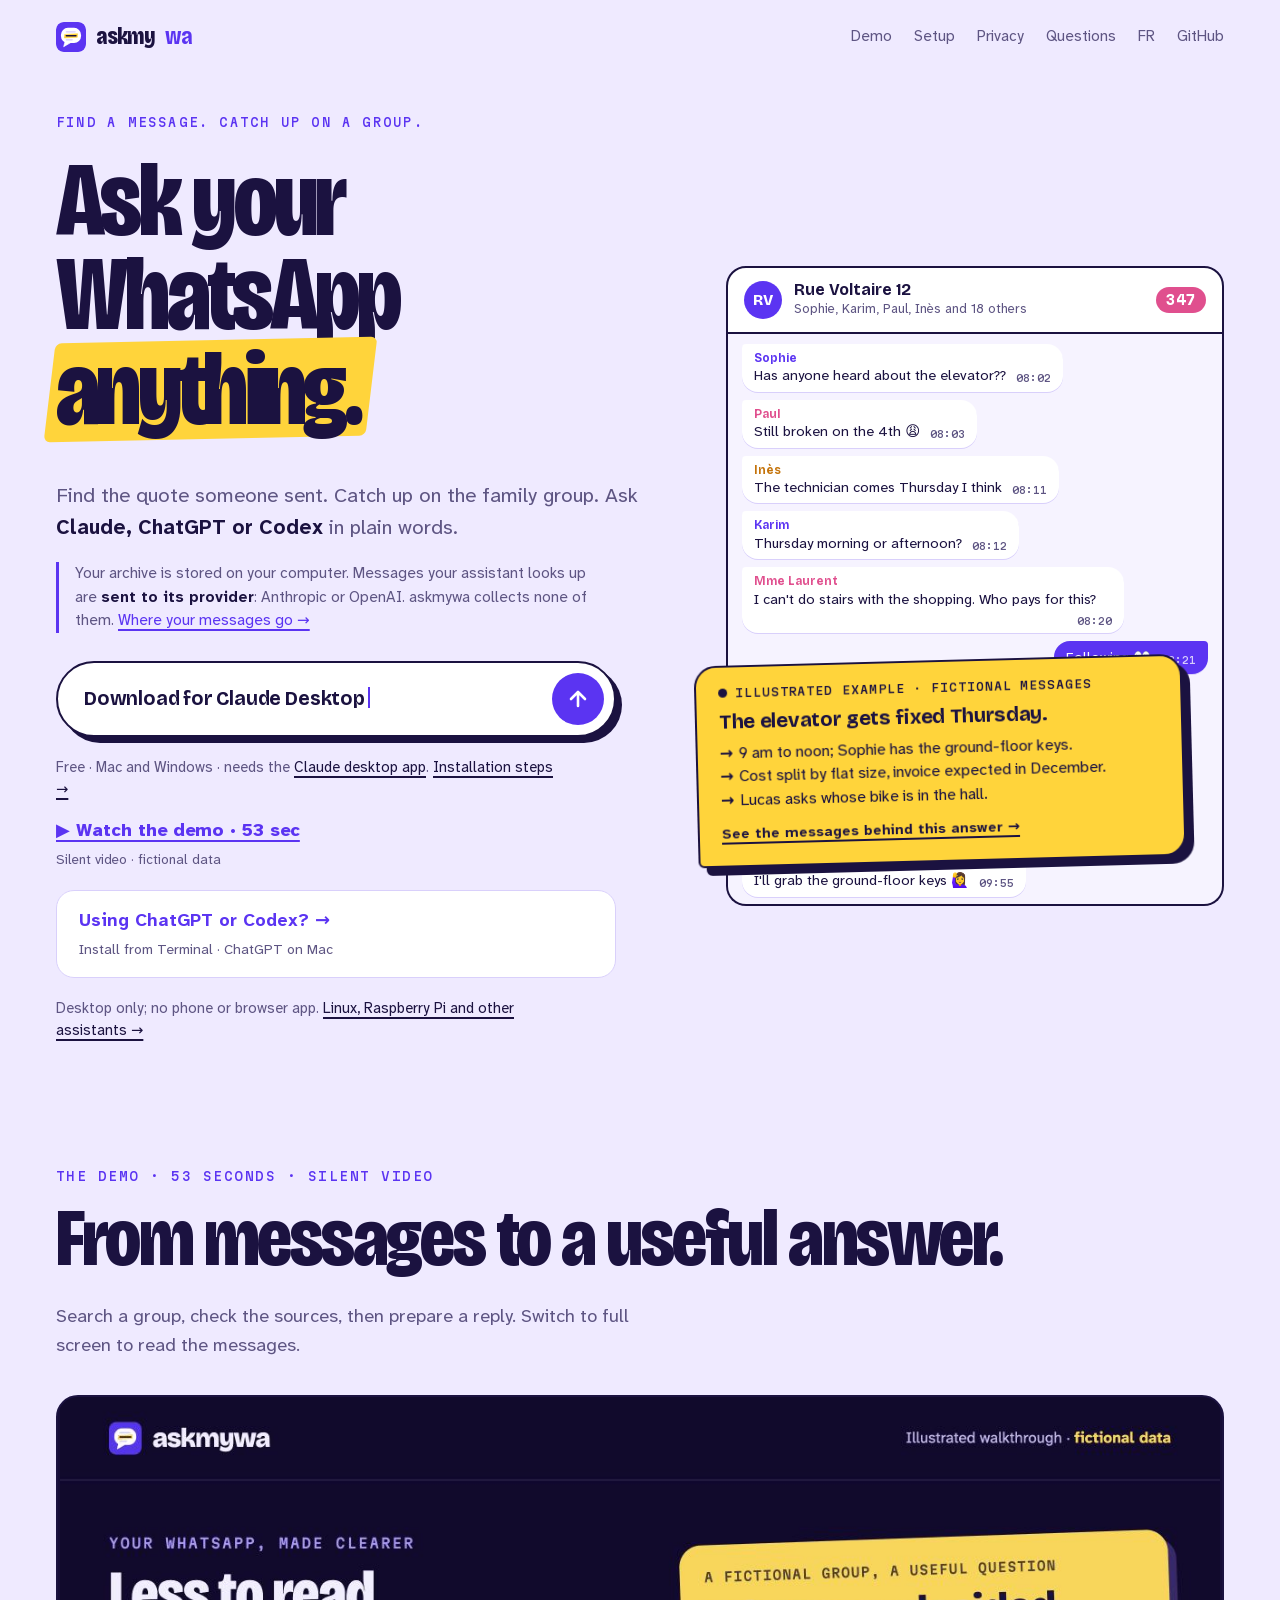
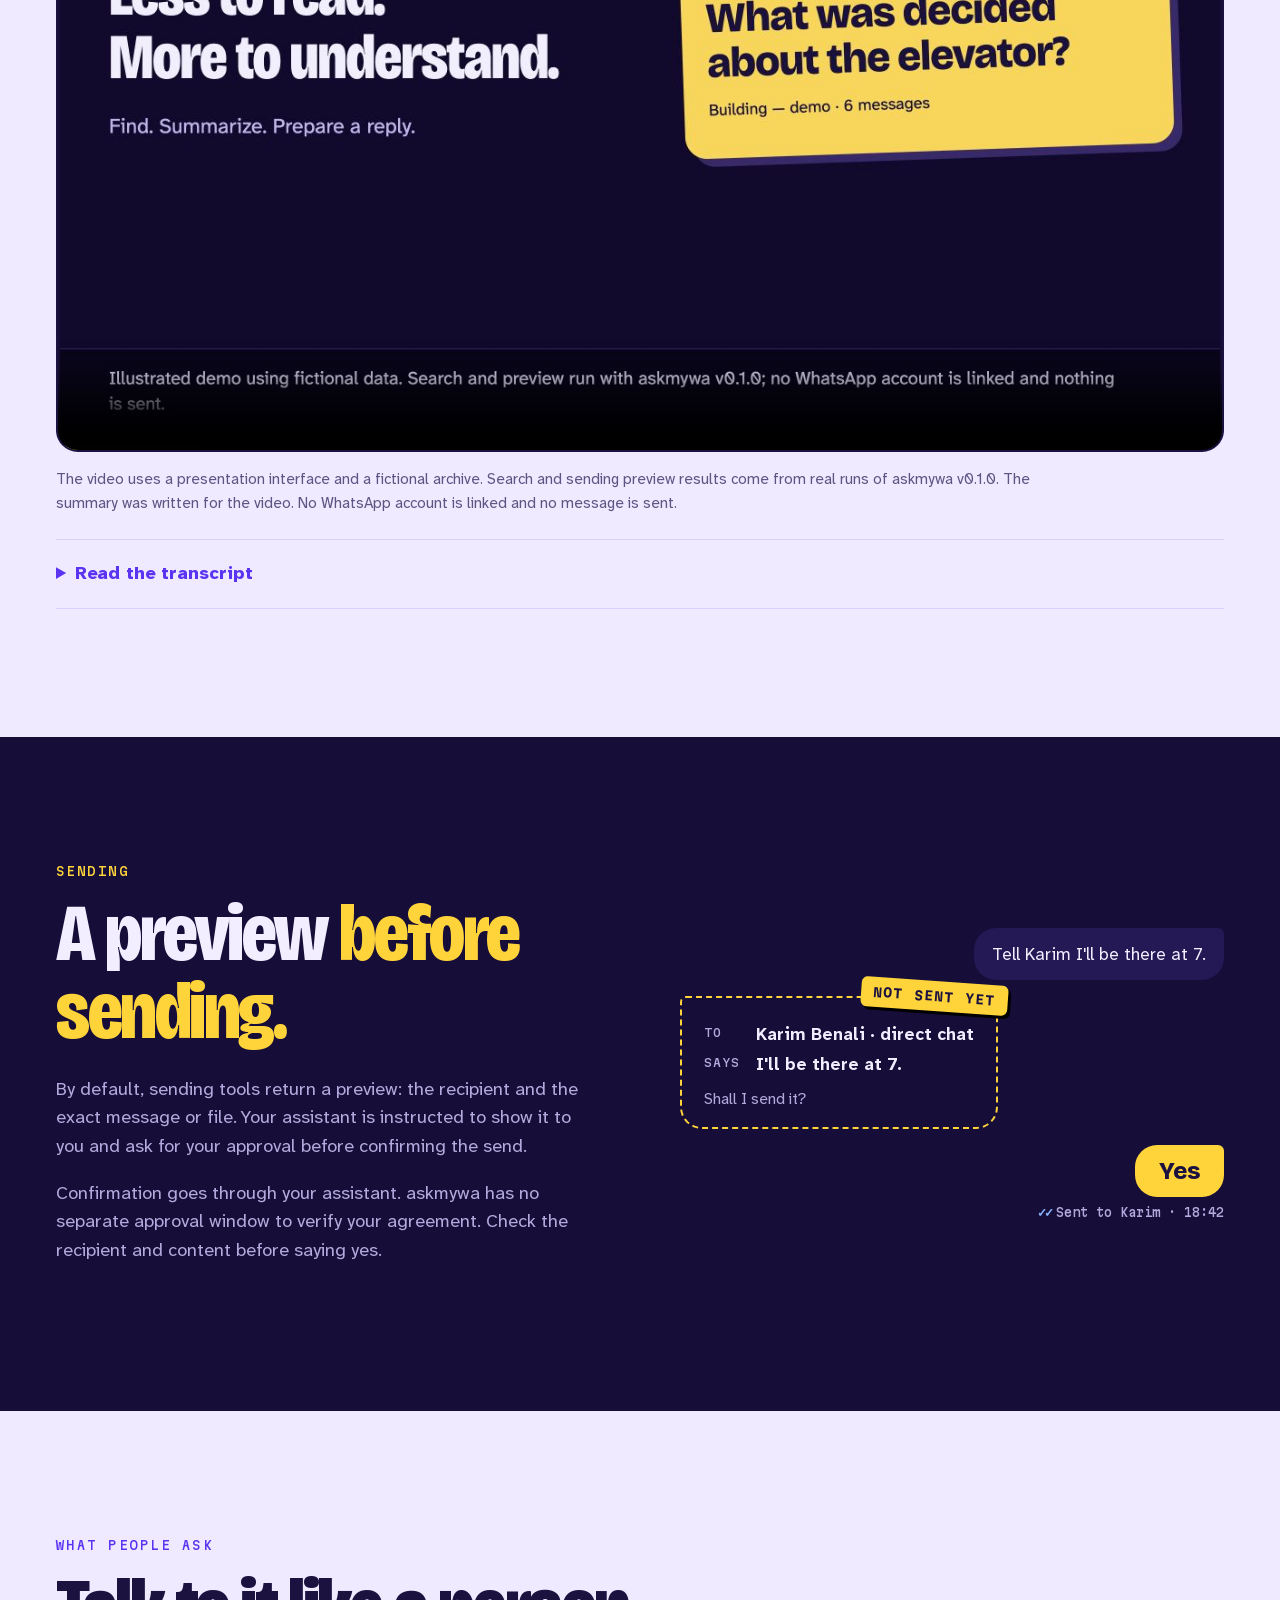
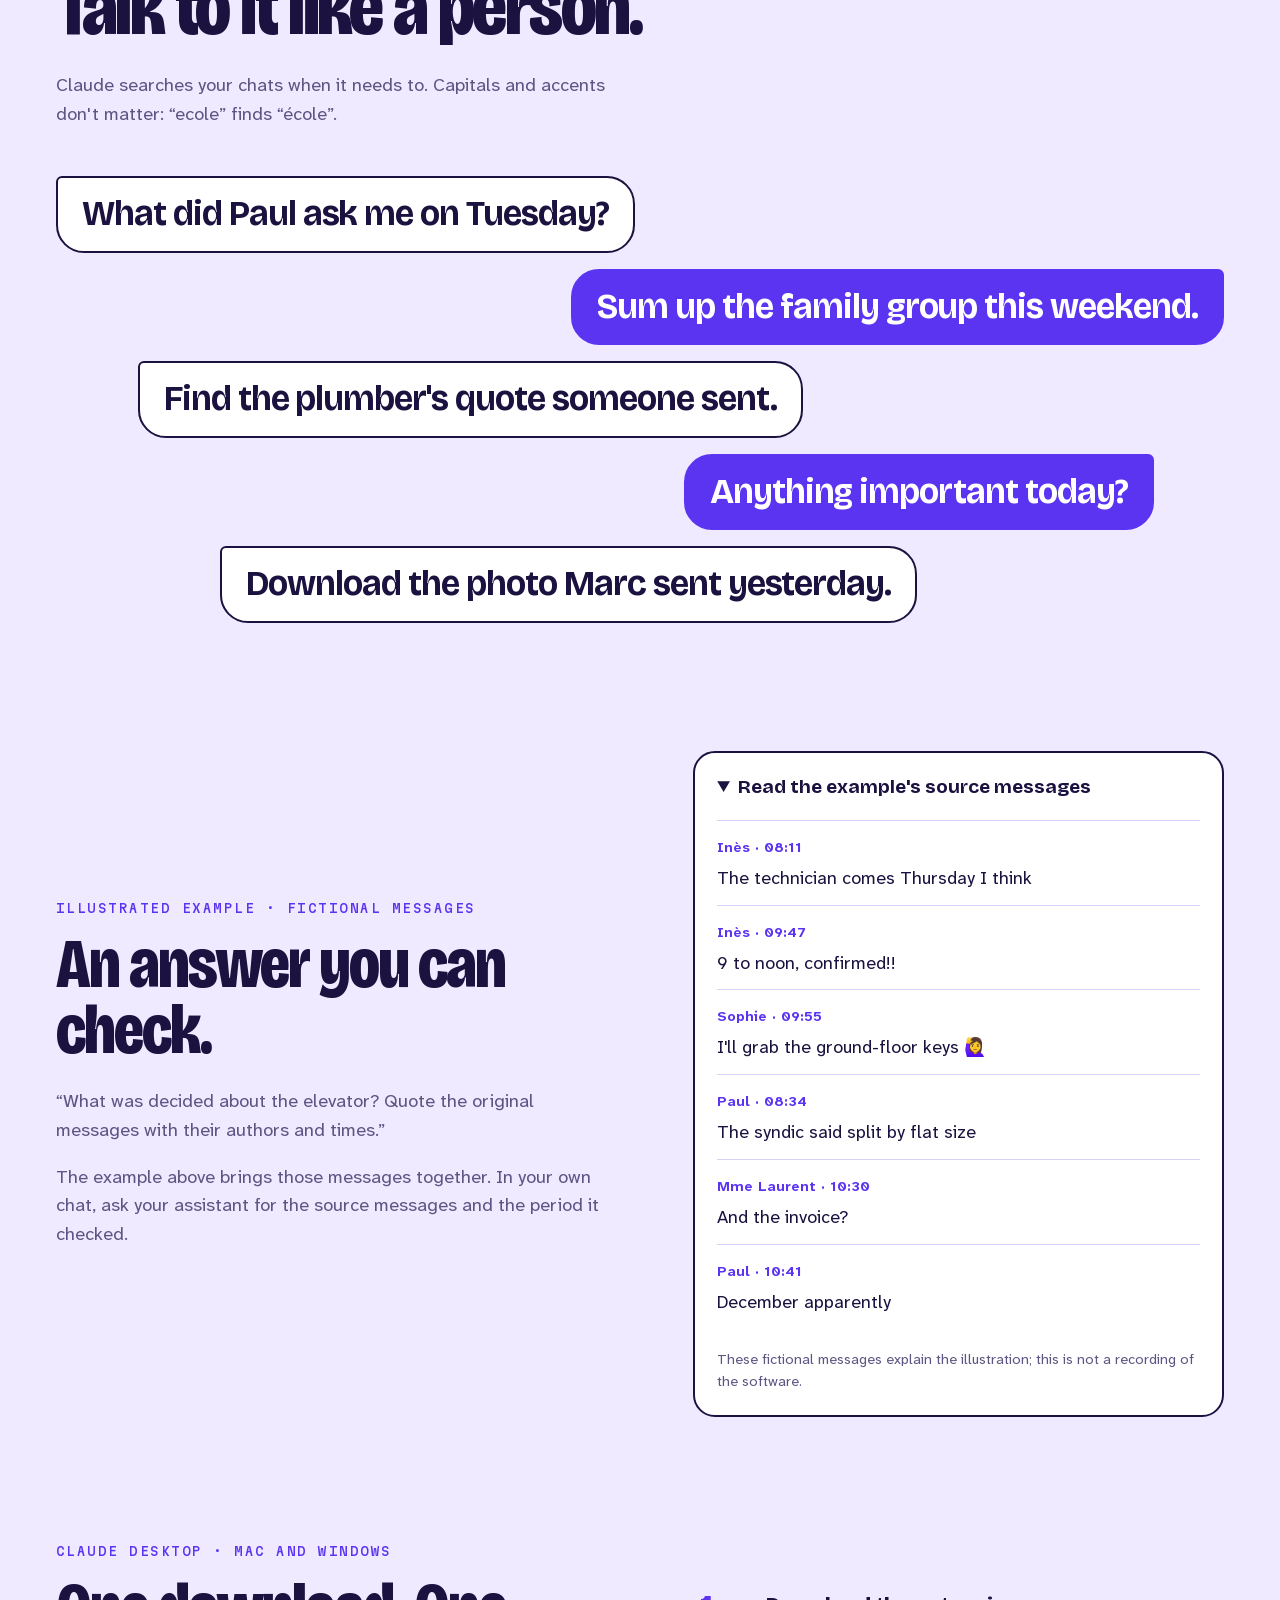
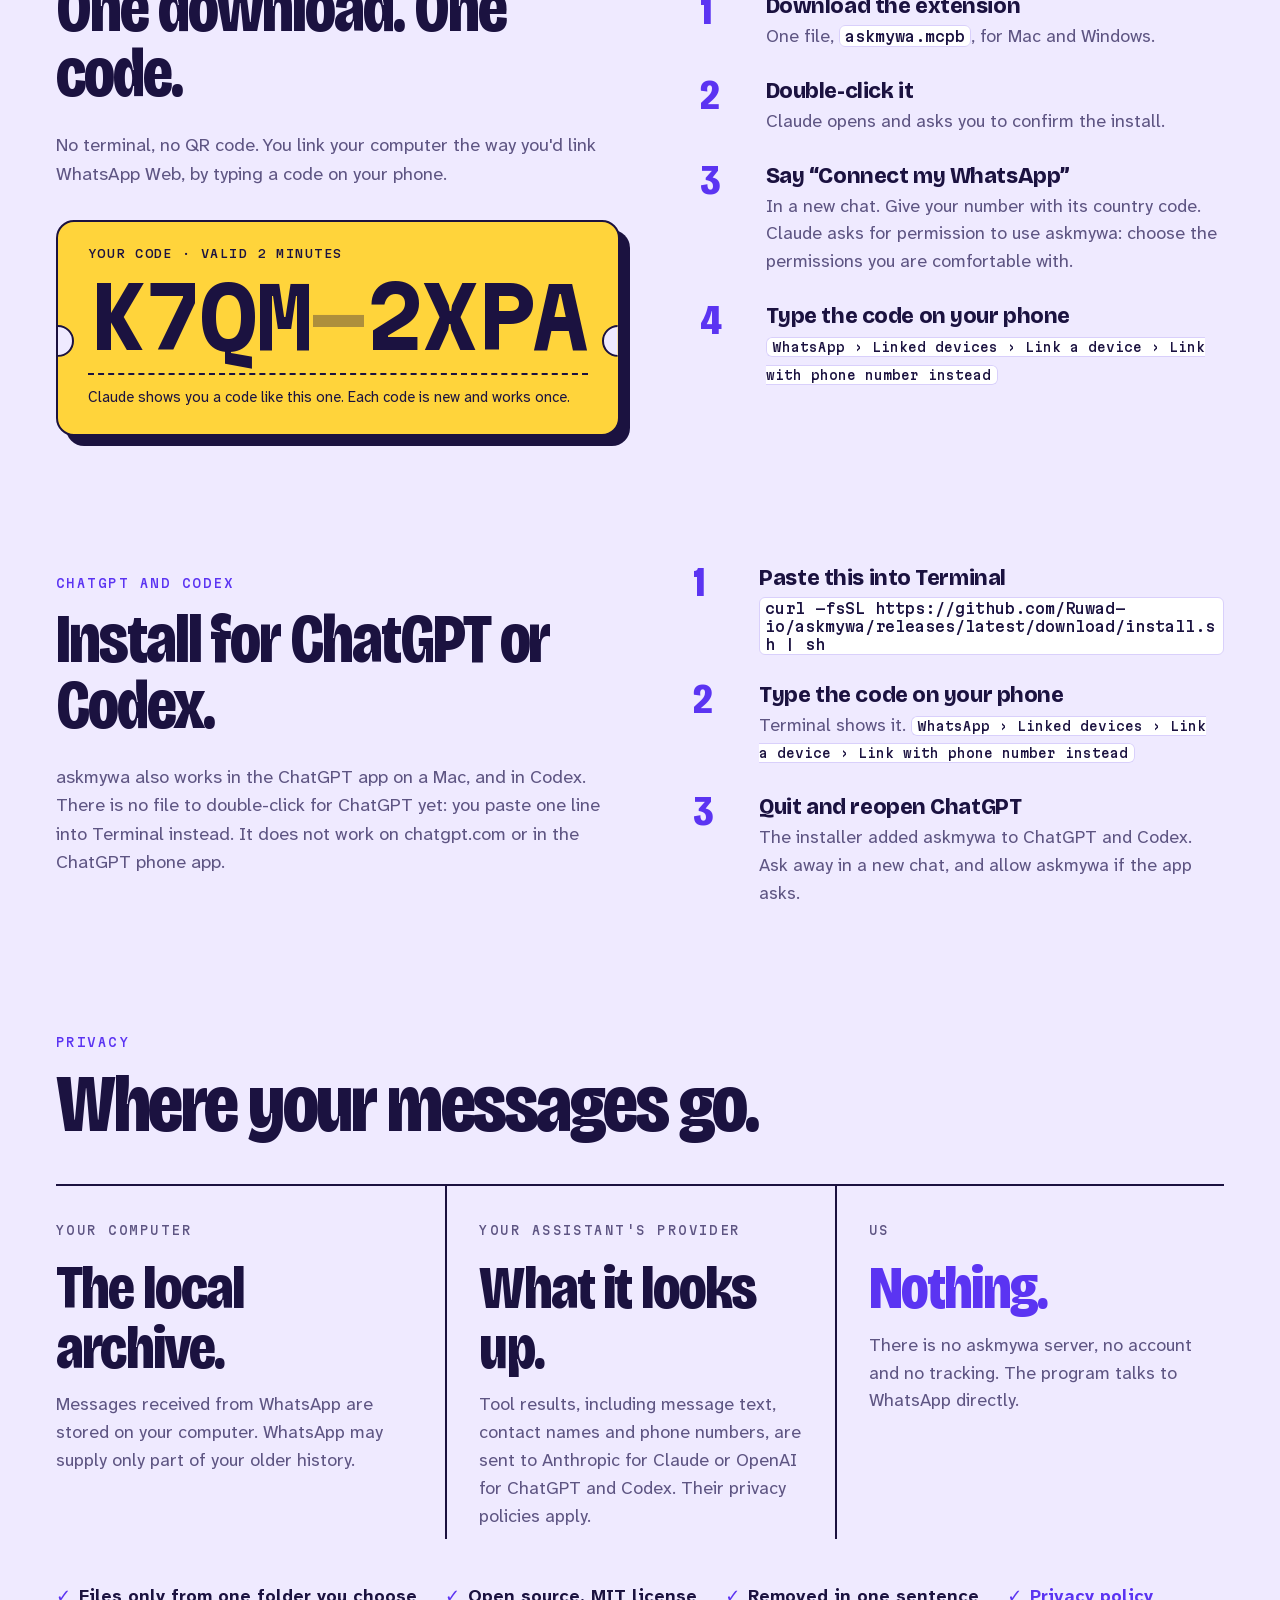
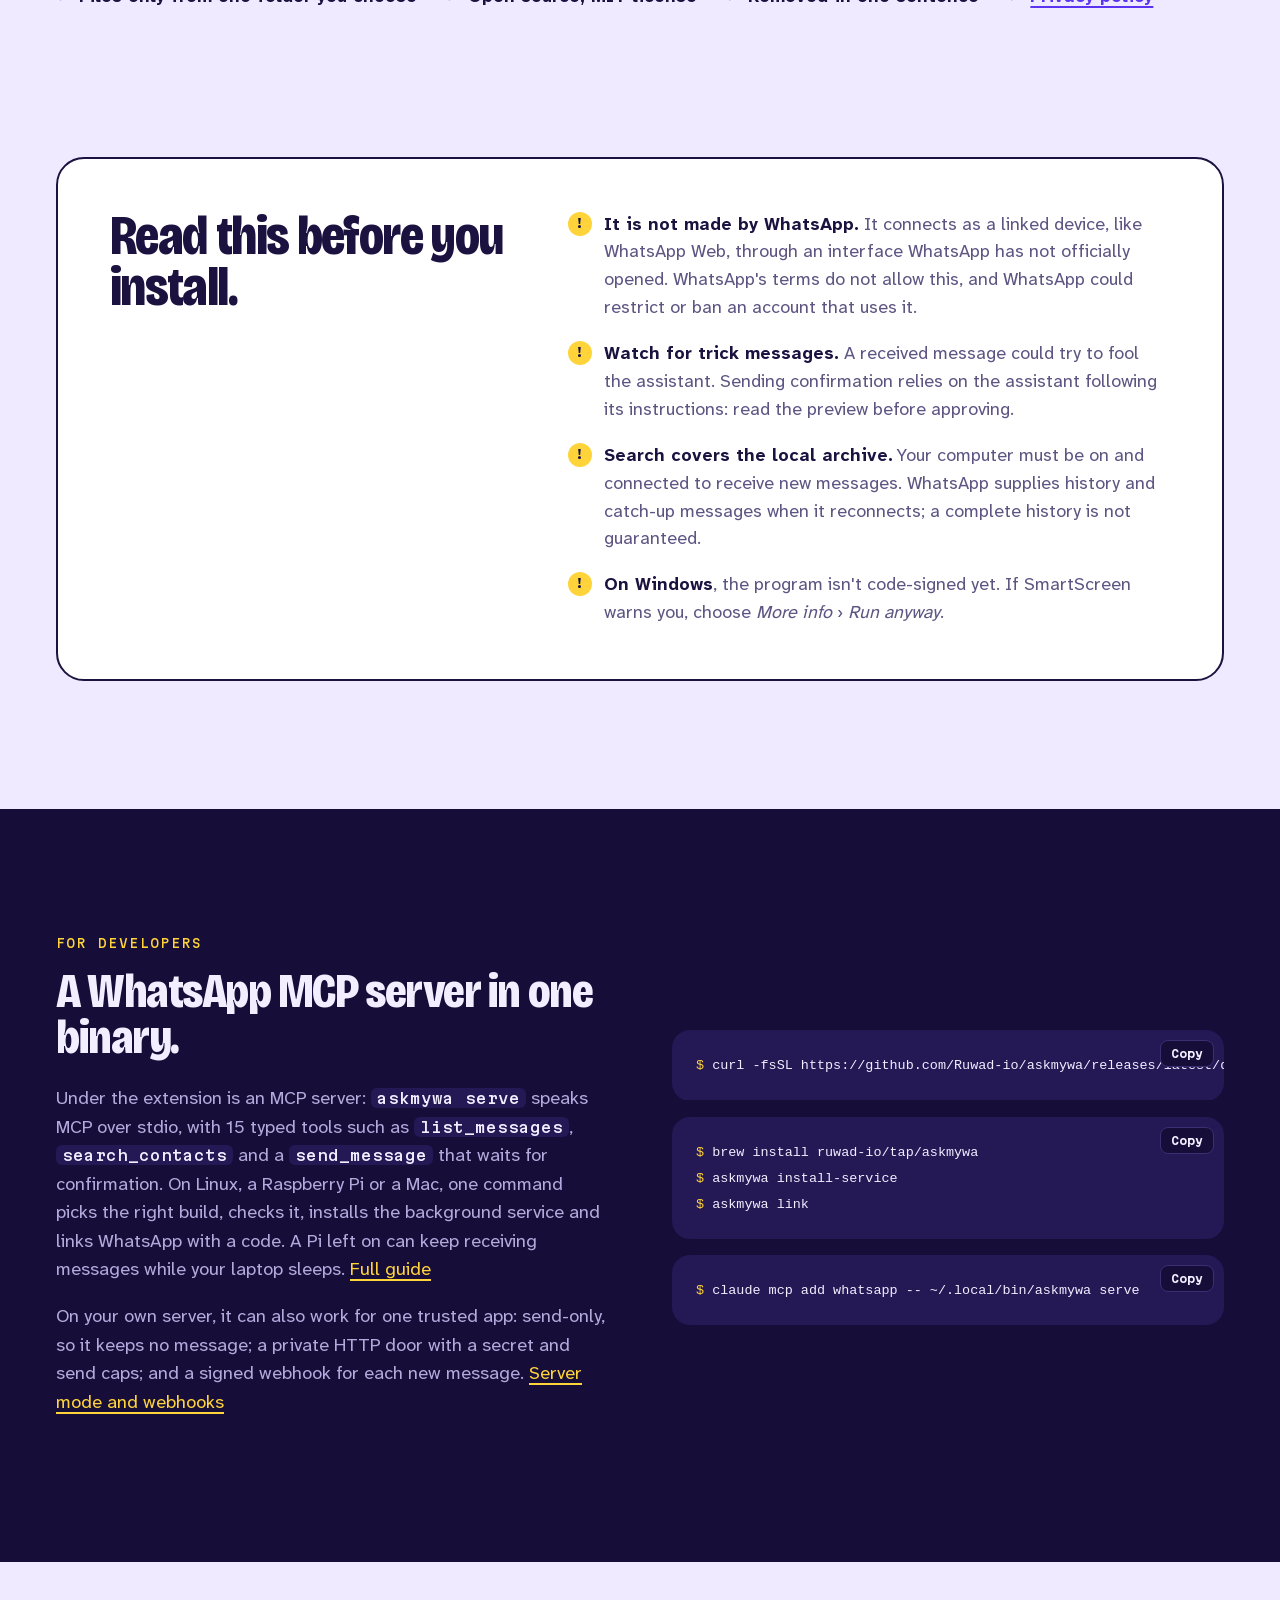
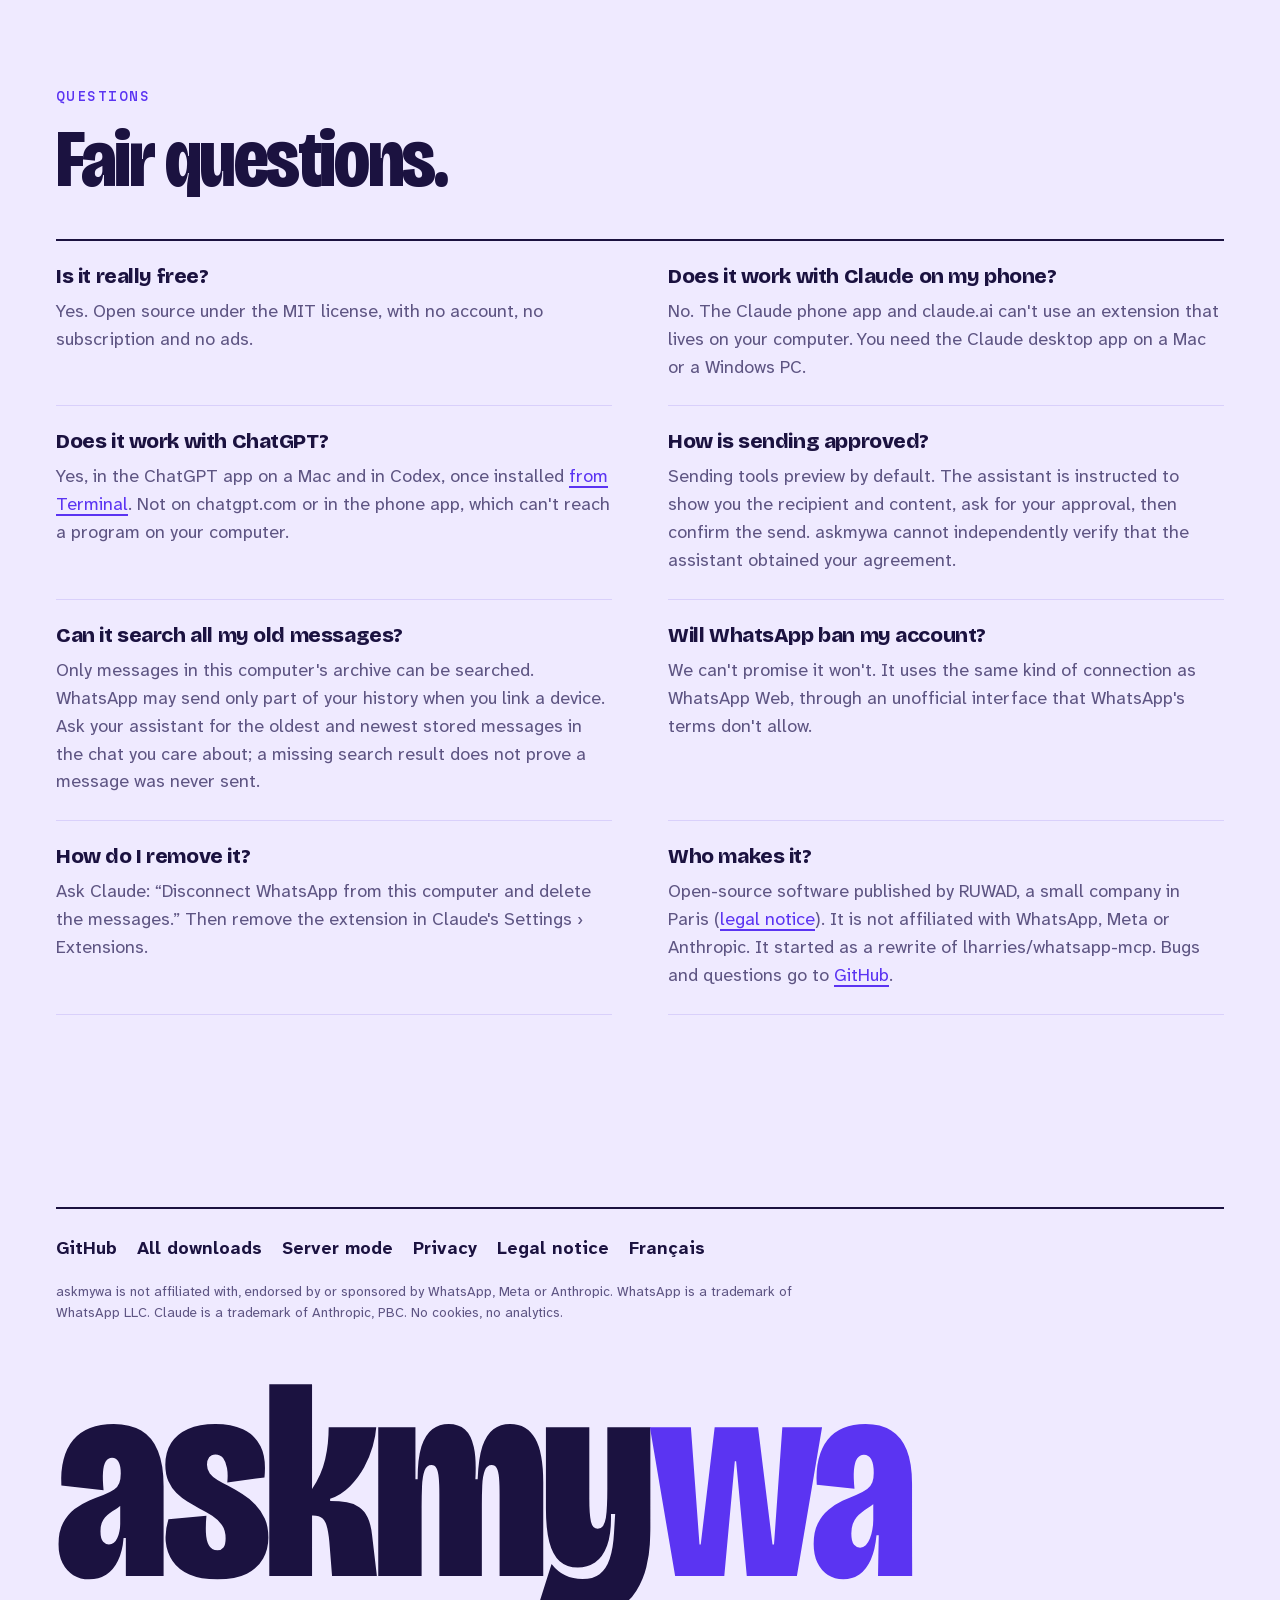
<file: site/index.html>
<!doctype html>
<html lang="en">
<head>
<meta charset="utf-8">
<meta name="viewport" content="width=device-width, initial-scale=1">
<title>askmywa — WhatsApp MCP for Claude and ChatGPT: ask your WhatsApp anything</title>
<meta name="description" content="Find and summarize WhatsApp messages with Claude, ChatGPT or Codex. Local archive; messages looked up are sent to your AI provider. Free and open source.">
<link rel="canonical" href="https://askmywa.com/">
<link rel="alternate" hreflang="en" href="https://askmywa.com/">
<link rel="alternate" hreflang="fr" href="https://askmywa.com/fr/">
<link rel="alternate" hreflang="x-default" href="https://askmywa.com/">
<link rel="icon" href="assets/favicon.svg" type="image/svg+xml">
<link rel="icon" href="assets/icon-192.png" type="image/png" sizes="192x192">
<link rel="preload" href="assets/fonts/bricolage.woff2" as="font" type="font/woff2" crossorigin>
<link rel="stylesheet" href="assets/style.css">
<link rel="apple-touch-icon" href="assets/apple-touch-icon.png">
<meta name="theme-color" content="#efeaff" media="(prefers-color-scheme: light)">
<meta name="theme-color" content="#120a2e" media="(prefers-color-scheme: dark)">
<meta property="og:type" content="website">
<meta property="og:site_name" content="askmywa">
<meta property="og:url" content="https://askmywa.com/">
<meta property="og:title" content="askmywa — WhatsApp MCP for Claude and ChatGPT: ask your WhatsApp anything">
<meta property="og:description" content="Find and summarize WhatsApp messages with Claude, ChatGPT or Codex. Local archive; messages looked up are sent to your AI provider. Free and open source.">
<meta property="og:image" content="https://askmywa.com/assets/og-en.jpg">
<meta property="og:image:width" content="1200">
<meta property="og:image:height" content="630">
<meta property="og:locale" content="en_US">
<meta property="og:locale:alternate" content="fr_FR">
<meta name="twitter:card" content="summary_large_image">
<script type="application/ld+json">{"@context": "https://schema.org", "@type": "SoftwareApplication", "name": "askmywa (whatsapp-mcp)", "alternateName": ["WhatsApp MCP", "whatsapp-mcp"], "url": "https://askmywa.com/", "inLanguage": "en", "description": "Find and summarize WhatsApp messages with Claude, ChatGPT or Codex. Local archive; messages looked up are sent to your AI provider. Free and open source.", "applicationCategory": "CommunicationApplication", "applicationSubCategory": "MCP server", "operatingSystem": "macOS, Windows, Linux, Raspberry Pi OS", "softwareRequirements": "Claude Desktop, the ChatGPT desktop app, Codex, or any MCP client", "offers": {"@type": "Offer", "price": "0", "priceCurrency": "EUR"}, "license": "https://opensource.org/licenses/MIT", "isAccessibleForFree": true, "codeRepository": "https://github.com/Ruwad-io/askmywa", "downloadUrl": "https://github.com/Ruwad-io/askmywa/releases/latest", "image": "https://askmywa.com/assets/og-en.jpg"}</script>
</head>
<body>
<a class="skip" href="#main">Skip to content</a>

<div class="wrap">
  <header class="bar">
    <a class="wordmark" href="./"><img src="assets/favicon.svg" alt="" width="30" height="30">askmy<b>wa</b></a>
    <nav class="links" aria-label="Main">
      <a class="lg" href="#demo">Demo</a>
      <a class="lg" href="#setup">Setup</a>
      <a class="lg" href="#privacy">Privacy</a>
      <a class="lg" href="#questions">Questions</a>
      <a href="fr/" hreflang="fr" lang="fr">FR</a>
      <a href="https://github.com/Ruwad-io/askmywa">GitHub</a>
    </nav>
  </header>

  <main id="main">
  <div class="hero">
    <div>
      <p class="eyebrow-mcp rise">Find a message. Catch up on a group.</p>
      <h1><span class="rise">Ask your</span><br><span class="rise d1">WhatsApp</span><br><span class="rise d2 hl">anything.</span></h1>
      <p class="lede rise d3">Find the quote someone sent. Catch up on the family group. Ask <strong>Claude, ChatGPT or Codex</strong> in plain words.</p>
      <p class="data-note">Your archive is stored on your computer. Messages your assistant looks up are <strong>sent to its provider</strong>: Anthropic or OpenAI. askmywa collects none of them. <a href="#privacy">Where your messages go →</a></p>
      <div class="rise d4">
        <a class="composer" href="https://github.com/Ruwad-io/askmywa/releases/latest/download/askmywa.mcpb">
          <span class="txt">Download for Claude Desktop</span>
          <span class="send" aria-hidden="true"><svg viewBox="0 0 24 24" fill="none" stroke="currentColor" stroke-width="2.6" stroke-linecap="round" stroke-linejoin="round"><path d="M12 19V5M5 12l7-7 7 7"/></svg></span>
        </a>
        <p class="under">Free · Mac and Windows · needs the <a href="https://claude.ai/download">Claude desktop app</a>. <a href="#setup">Installation steps →</a></p>
        <p class="demo-cta"><a href="#demo">▶ Watch the demo · 53 sec</a><span>Silent video · fictional data</span></p>
        <a class="other-assistant" href="#chatgpt"><strong>Using ChatGPT or Codex? →</strong><span>Install from Terminal · ChatGPT on Mac</span></a>
        <p class="under">Desktop only; no phone or browser app. <a href="#terminal">Linux, Raspberry Pi and other assistants →</a></p>
      </div>
    </div>

    <figure class="flood" aria-label="A busy group chat, and Claude's summary of it" style="margin:0">
      <div class="chat-head">
        <span class="avatar" aria-hidden="true">RV</span>
        <div><b>Rue Voltaire 12</b><span>Sophie, Karim, Paul, Inès and 18 others</span></div>
        <span class="unread">347</span>
      </div>
      <div class="stream" aria-hidden="true">
        <div class="reel">
          <div class="m"><i>Sophie</i>Has anyone heard about the elevator?? <small>08:02</small></div>
          <div class="m"><i>Paul</i>Still broken on the 4th 😩 <small>08:03</small></div>
          <div class="m"><i>Inès</i>The technician comes Thursday I think <small>08:11</small></div>
          <div class="m"><i>Karim</i>Thursday morning or afternoon? <small>08:12</small></div>
          <div class="m"><i>Mme Laurent</i>I can't do stairs with the shopping. Who pays for this? <small>08:20</small></div>
          <div class="m me">Following 👀 <small>08:21</small></div>
          <div class="m"><i>Paul</i>The syndic said split by flat size <small>08:34</small></div>
          <div class="m"><i>Inès</i>9 to noon, confirmed!! <small>09:47</small></div>
          <div class="m"><i>Thomas</i>Someone needs to let them into the basement <small>09:52</small></div>
          <div class="m"><i>Sophie</i>I'll grab the ground-floor keys 🙋‍♀️ <small>09:55</small></div>
          <div class="m"><i>Karim</i>👍👍 <small>09:56</small></div>
          <div class="m"><i>Mme Laurent</i>And the invoice? <small>10:30</small></div>
          <div class="m"><i>Paul</i>December apparently <small>10:41</small></div>
          <div class="m"><i>Lucas</i>also whose bike is in the hall 🚲 <small>11:02</small></div>
          <div class="m"><i>Sophie</i>Has anyone heard about the elevator?? <small>08:02</small></div>
          <div class="m"><i>Paul</i>Still broken on the 4th 😩 <small>08:03</small></div>
          <div class="m"><i>Inès</i>The technician comes Thursday I think <small>08:11</small></div>
          <div class="m"><i>Karim</i>Thursday morning or afternoon? <small>08:12</small></div>
          <div class="m"><i>Mme Laurent</i>I can't do stairs with the shopping. Who pays for this? <small>08:20</small></div>
          <div class="m me">Following 👀 <small>08:21</small></div>
          <div class="m"><i>Paul</i>The syndic said split by flat size <small>08:34</small></div>
          <div class="m"><i>Inès</i>9 to noon, confirmed!! <small>09:47</small></div>
          <div class="m"><i>Thomas</i>Someone needs to let them into the basement <small>09:52</small></div>
          <div class="m"><i>Sophie</i>I'll grab the ground-floor keys 🙋‍♀️ <small>09:55</small></div>
          <div class="m"><i>Karim</i>👍👍 <small>09:56</small></div>
          <div class="m"><i>Mme Laurent</i>And the invoice? <small>10:30</small></div>
          <div class="m"><i>Paul</i>December apparently <small>10:41</small></div>
          <div class="m"><i>Lucas</i>also whose bike is in the hall 🚲 <small>11:02</small></div>
        </div>
      </div>
      <figcaption class="answer">
        <span class="who">Illustrated example · fictional messages</span>
        <p>The elevator gets fixed Thursday.</p>
        <ul>
          <li>9 am to noon; Sophie has the ground-floor keys.</li>
          <li>Cost split by flat size, invoice expected in December.</li>
          <li>Lucas asks whose bike is in the hall.</li>
        </ul>
        <a class="example-link" href="#example">See the messages behind this answer →</a>
      </figcaption>
    </figure>
  </div>
  </main>
</div>

<section class="band demo-band" id="demo" aria-labelledby="demo-h">
  <div class="wrap">
    <p class="kicker">The demo · 53 seconds · silent video</p>
    <h2 id="demo-h">From messages to a useful answer.</h2>
    <p class="lead2">Search a group, check the sources, then prepare a reply. Switch to full screen to read the messages.</p>
    <figure class="demo-player">
      <video controls playsinline preload="none" width="1280" height="720" poster="assets/demo-en.jpg" aria-label="Illustrated askmywa demonstration using fictional data" aria-describedby="demo-note">
        <source src="assets/demo-en.mp4" type="video/mp4">
        <track kind="captions" src="assets/demo-en.vtt" srclang="en" label="English">
        <p><a href="assets/demo-en.mp4">Download the MP4 video</a></p>
      </video>
      <figcaption id="demo-note">The video uses a presentation interface and a fictional archive. Search and sending preview results come from real runs of askmywa v0.1.0. The summary was written for the video. No WhatsApp account is linked and no message is sent.</figcaption>
    </figure>
    <details class="demo-transcript">
      <summary>Read the transcript</summary>
      <ol>
        <li><b>00:00 — The scenario.</b> A fictional group of six messages in an isolated local archive. The video illustrates server results in an interface created for this presentation.</li>
        <li><b>00:05 — Search.</b> Example question: “What was decided about the elevator?” The actual search for “elevator” finds two messages.</li>
        <li><b>00:11 — Check.</b> The fictional archive covers 16 November 2026, 08:02–11:02, Paris time. The results show the authors, times and original text.</li>
        <li><b>00:19 — Catch up.</b> Summary written for this video: technician on Thursday 19 November, 9 am to noon (Inès, 09:47); Sophie lets the technician in (09:55); cost split by flat size and invoice expected in December (Paul, 08:34 and 10:41).</li>
        <li><b>00:26 — Prepare a reply.</b> The actual preview identifies “Sophie (demo)” and the text: “Thanks Sophie, I'll be there on Thursday at 9 am for the technician.” The server says nothing was sent and confirmation is needed.</li>
        <li><b>00:34 — Decide.</b> Your assistant is instructed to show you the preview, ask for your approval and then confirm the send. askmywa has no independent approval window. This demonstration stops at the preview.</li>
        <li><b>00:42 — Know the scope.</b> The archive stays on your computer. In real use, retrieved results are sent to Anthropic or OpenAI. askmywa does not collect them. The history supplied by WhatsApp may be incomplete.</li>
        <li><b>00:48 — Your turn.</b> Free and open source. Claude Desktop on Mac or Windows; ChatGPT on Mac and Codex via the Terminal installer.</li>
      </ol>
      <p><a href="assets/demo-en.mp4">Download the MP4 video</a> · <a href="https://github.com/Ruwad-io/askmywa/blob/main/.github/assets/demo-run-en.json">View the results of this run</a></p>
    </details>
  </div>
</section>

<section class="band night" aria-labelledby="yes-h">
  <div class="wrap yes">
    <div>
      <p class="kicker">Sending</p>
      <h2 id="yes-h">A preview <em>before sending.</em></h2>
      <p class="lead2">By default, sending tools return a preview: the recipient and the exact message or file. Your assistant is instructed to show it to you and ask for your approval before confirming the send.</p>
      <p class="lead2">Confirmation goes through your assistant. askmywa has no separate approval window to verify your agreement. Check the recipient and content before saying yes.</p>
    </div>
    <div class="thread" aria-label="Example: sending a message">
      <div class="b you">Tell Karim I'll be there at 7.</div>
      <div class="b claude">
        <span class="stamp">NOT SENT YET</span>
        <dl><dt>To</dt><dd>Karim Benali · direct chat</dd><dt>Says</dt><dd>I'll be there at 7.</dd></dl>
        <p class="ask-yes">Shall I send it?</p>
      </div>
      <div class="b ok">Yes</div>
      <div class="sent"><b>✓✓</b>Sent to Karim · 18:42</div>
    </div>
  </div>
</section>

<section class="band" aria-labelledby="asks-h">
  <div class="wrap">
    <p class="kicker">What people ask</p>
    <h2 id="asks-h">Talk to it like a person.</h2>
    <p class="lead2">Claude searches your chats when it needs to. Capitals and accents don't matter: “ecole” finds “école”.</p>
    <div class="asks">
      <p class="ask">What did Paul ask me on Tuesday?</p>
      <p class="ask">Sum up the family group this weekend.</p>
      <p class="ask">Find the plumber's quote someone sent.</p>
      <p class="ask">Anything important today?</p>
      <p class="ask">Download the photo Marc sent yesterday.</p>
    </div>
  </div>
</section>

<section class="band" id="example" aria-labelledby="example-h" style="padding-top:0">
  <div class="wrap setup">
    <div>
      <p class="kicker">Illustrated example · fictional messages</p>
      <h2 id="example-h">An answer you can check.</h2>
      <p class="lead2">“What was decided about the elevator? Quote the original messages with their authors and times.”</p>
      <p class="lead2">The example above brings those messages together. In your own chat, ask your assistant for the source messages and the period it checked.</p>
    </div>
    <details class="sources" open>
      <summary>Read the example's source messages</summary>
      <ul>
        <li><b>Inès · 08:11</b><p>The technician comes Thursday I think</p></li>
        <li><b>Inès · 09:47</b><p>9 to noon, confirmed!!</p></li>
        <li><b>Sophie · 09:55</b><p>I'll grab the ground-floor keys 🙋‍♀️</p></li>
        <li><b>Paul · 08:34</b><p>The syndic said split by flat size</p></li>
        <li><b>Mme Laurent · 10:30</b><p>And the invoice?</p></li>
        <li><b>Paul · 10:41</b><p>December apparently</p></li>
      </ul>
      <p class="source-note">These fictional messages explain the illustration; this is not a recording of the software.</p>
    </details>
  </div>
</section>

<section class="band" id="setup" aria-labelledby="setup-h" style="padding-top:0">
  <div class="wrap setup">
    <div>
      <p class="kicker">Claude Desktop · Mac and Windows</p>
      <h2 id="setup-h">One download. One code.</h2>
      <p class="lead2">No terminal, no QR code. You link your computer the way you'd link WhatsApp Web, by typing a code on your phone.</p>
      <div class="ticket" aria-label="Example pairing code">
        <div class="lbl">Your code · valid 2 minutes</div>
        <div class="code">K7QM<span>-</span>2XPA</div>
        <p class="fine">Claude shows you a code like this one. Each code is new and works once.</p>
      </div>
    </div>
    <ol class="steps">
      <li><div><h3>Download the extension</h3><p>One file, <code>askmywa.mcpb</code>, for Mac and Windows.</p></div></li>
      <li><div><h3>Double-click it</h3><p>Claude opens and asks you to confirm the install.</p></div></li>
      <li><div><h3>Say “Connect my WhatsApp”</h3><p>In a new chat. Give your number with its country code. Claude asks for permission to use askmywa: choose the permissions you are comfortable with.</p></div></li>
      <li><div><h3>Type the code on your phone</h3><p><span class="path">WhatsApp › Linked devices › Link a device › Link with phone number instead</span></p></div></li>
    </ol>
  </div>
</section>

<section class="band" id="chatgpt" aria-labelledby="chatgpt-h" style="padding-top:0">
  <div class="wrap setup">
    <div>
      <p class="kicker">ChatGPT and Codex</p>
      <h2 id="chatgpt-h">Install for ChatGPT or Codex.</h2>
      <p class="lead2">askmywa also works in the ChatGPT app on a Mac, and in Codex. There is no file to double-click for ChatGPT yet: you paste one line into Terminal instead. It does not work on chatgpt.com or in the ChatGPT phone app.</p>
    </div>
    <ol class="steps">
      <li><div><h3>Paste this into Terminal</h3><p><code class="cmd">curl -fsSL https://github.com/Ruwad-io/askmywa/releases/latest/download/install.sh | sh</code></p></div></li>
      <li><div><h3>Type the code on your phone</h3><p>Terminal shows it. <span class="path">WhatsApp › Linked devices › Link a device › Link with phone number instead</span></p></div></li>
      <li><div><h3>Quit and reopen ChatGPT</h3><p>The installer added askmywa to ChatGPT and Codex. Ask away in a new chat, and allow askmywa if the app asks.</p></div></li>
    </ol>
  </div>
</section>

<section class="band" id="privacy" aria-labelledby="privacy-h" style="padding-top:0">
  <div class="wrap">
    <p class="kicker">Privacy</p>
    <h2 id="privacy-h">Where your messages go.</h2>
    <div class="where">
      <div><span class="place">Your computer</span><p class="what">The local archive.</p><p>Messages received from WhatsApp are stored on your computer. WhatsApp may supply only part of your older history.</p></div>
      <div><span class="place">Your assistant's provider</span><p class="what">What it looks up.</p><p>Tool results, including message text, contact names and phone numbers, are sent to Anthropic for Claude or OpenAI for ChatGPT and Codex. Their privacy policies apply.</p></div>
      <div><span class="place">Us</span><p class="what">Nothing.</p><p>There is no askmywa server, no account and no tracking. The program talks to WhatsApp directly.</p></div>
    </div>
    <p class="guarantees"><span>Files only from one folder you choose</span><span>Open source, MIT license</span><span>Removed in one sentence</span><span><a href="privacy/">Privacy policy</a></span></p>
  </div>
</section>

<section class="band" aria-labelledby="honest-h" style="padding-top:0">
  <div class="wrap">
    <div class="honest">
      <h2 id="honest-h">Read this before you install.</h2>
      <ul>
        <li><b>It is not made by WhatsApp.</b> It connects as a linked device, like WhatsApp Web, through an interface WhatsApp has not officially opened. WhatsApp's terms do not allow this, and WhatsApp could restrict or ban an account that uses it.</li>
        <li><b>Watch for trick messages.</b> A received message could try to fool the assistant. Sending confirmation relies on the assistant following its instructions: read the preview before approving.</li>
        <li><b>Search covers the local archive.</b> Your computer must be on and connected to receive new messages. WhatsApp supplies history and catch-up messages when it reconnects; a complete history is not guaranteed.</li>
        <li><b>On Windows</b>, the program isn't code-signed yet. If SmartScreen warns you, choose <i>More info</i> › <i>Run anyway</i>.</li>
      </ul>
    </div>
  </div>
</section>

<section class="band night" id="terminal" aria-labelledby="terminal-h">
  <div class="wrap term-band">
    <div>
      <p class="kicker">For developers</p>
      <h2 id="terminal-h">A WhatsApp MCP server in one binary.</h2>
      <p class="lead2">Under the extension is an MCP server: <code>askmywa serve</code> speaks MCP over stdio, with 15 typed tools such as <code>list_messages</code>, <code>search_contacts</code> and a <code>send_message</code> that waits for confirmation. On Linux, a Raspberry Pi or a Mac, one command picks the right build, checks it, installs the background service and links WhatsApp with a code. A Pi left on can keep receiving messages while your laptop sleeps. <a href="https://github.com/Ruwad-io/askmywa#install-without-the-extension-mac-windows-linux">Full guide</a></p>
      <p class="lead2">On your own server, it can also work for one trusted app: send-only, so it keeps no message; a private HTTP door with a secret and send caps; and a signed webhook for each new message. <a href="server/">Server mode and webhooks</a></p>
    </div>
    <div>
      <pre class="term"><code><span class="p">$ </span>curl -fsSL https://github.com/Ruwad-io/askmywa/releases/latest/download/install.sh | sh</code></pre>
      <pre class="term"><code><span class="p">$ </span>brew install ruwad-io/tap/askmywa
<span class="p">$ </span>askmywa install-service
<span class="p">$ </span>askmywa link</code></pre>
      <pre class="term"><code><span class="p">$ </span>claude mcp add whatsapp -- ~/.local/bin/askmywa serve</code></pre>
    </div>
  </div>
</section>

<section class="band" id="questions" aria-labelledby="q-h">
  <div class="wrap">
    <p class="kicker">Questions</p>
    <h2 id="q-h">Fair questions.</h2>
    <div class="qa">
      <div><h3>Is it really free?</h3><p>Yes. Open source under the MIT license, with no account, no subscription and no ads.</p></div>
      <div><h3>Does it work with Claude on my phone?</h3><p>No. The Claude phone app and claude.ai can't use an extension that lives on your computer. You need the Claude desktop app on a Mac or a Windows PC.</p></div>
      <div><h3>Does it work with ChatGPT?</h3><p>Yes, in the ChatGPT app on a Mac and in Codex, once installed <a href="#chatgpt">from Terminal</a>. Not on chatgpt.com or in the phone app, which can't reach a program on your computer.</p></div>
      <div><h3>How is sending approved?</h3><p>Sending tools preview by default. The assistant is instructed to show you the recipient and content, ask for your approval, then confirm the send. askmywa cannot independently verify that the assistant obtained your agreement.</p></div>
      <div><h3>Can it search all my old messages?</h3><p>Only messages in this computer's archive can be searched. WhatsApp may send only part of your history when you link a device. Ask your assistant for the oldest and newest stored messages in the chat you care about; a missing search result does not prove a message was never sent.</p></div>
      <div><h3>Will WhatsApp ban my account?</h3><p>We can't promise it won't. It uses the same kind of connection as WhatsApp Web, through an unofficial interface that WhatsApp's terms don't allow.</p></div>
      <div><h3>How do I remove it?</h3><p>Ask Claude: “Disconnect WhatsApp from this computer and delete the messages.” Then remove the extension in Claude's Settings › Extensions.</p></div>
      <div><h3>Who makes it?</h3><p>Open-source software published by RUWAD, a small company in Paris (<a href="legal/">legal notice</a>). It is not affiliated with WhatsApp, Meta or Anthropic. It started as a rewrite of lharries/whatsapp-mcp. Bugs and questions go to <a href="https://github.com/Ruwad-io/askmywa/issues">GitHub</a>.</p></div>
    </div>
  </div>
</section>

<footer>
  <div class="wrap">
    <div class="foot">
      <nav aria-label="Footer">
        <a href="https://github.com/Ruwad-io/askmywa">GitHub</a>
        <a href="https://github.com/Ruwad-io/askmywa/releases">All downloads</a>
        <a href="server/">Server mode</a>
        <a href="privacy/">Privacy</a>
        <a href="legal/">Legal notice</a>
        <a href="fr/" hreflang="fr" lang="fr">Français</a>
      </nav>
      <p class="legal">askmywa is not affiliated with, endorsed by or sponsored by WhatsApp, Meta or Anthropic. WhatsApp is a trademark of WhatsApp LLC. Claude is a trademark of Anthropic, PBC. No cookies, no analytics.</p>
    </div>
    <p class="big-mark" aria-hidden="true">askmy<b>wa</b></p>
  </div>
</footer>
<script src="assets/site.js" defer></script>
</body>
</html>
</file>
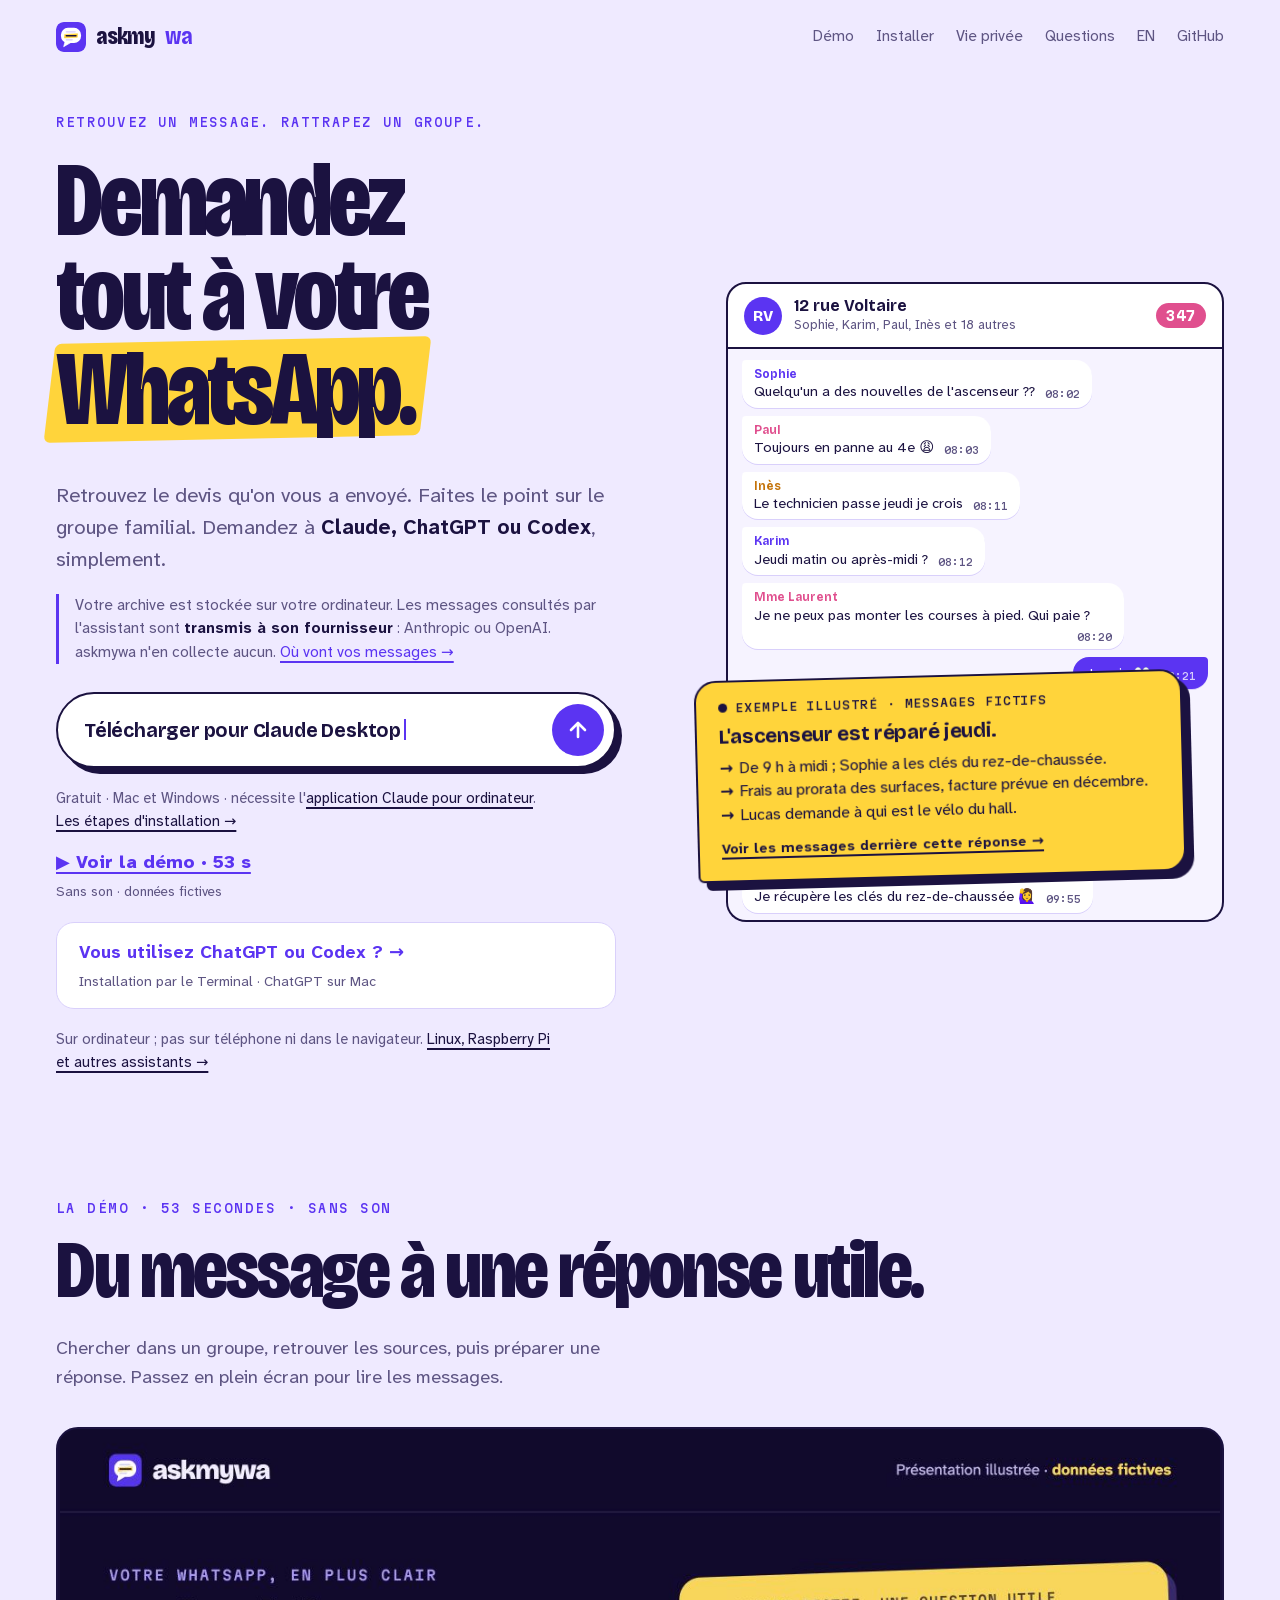
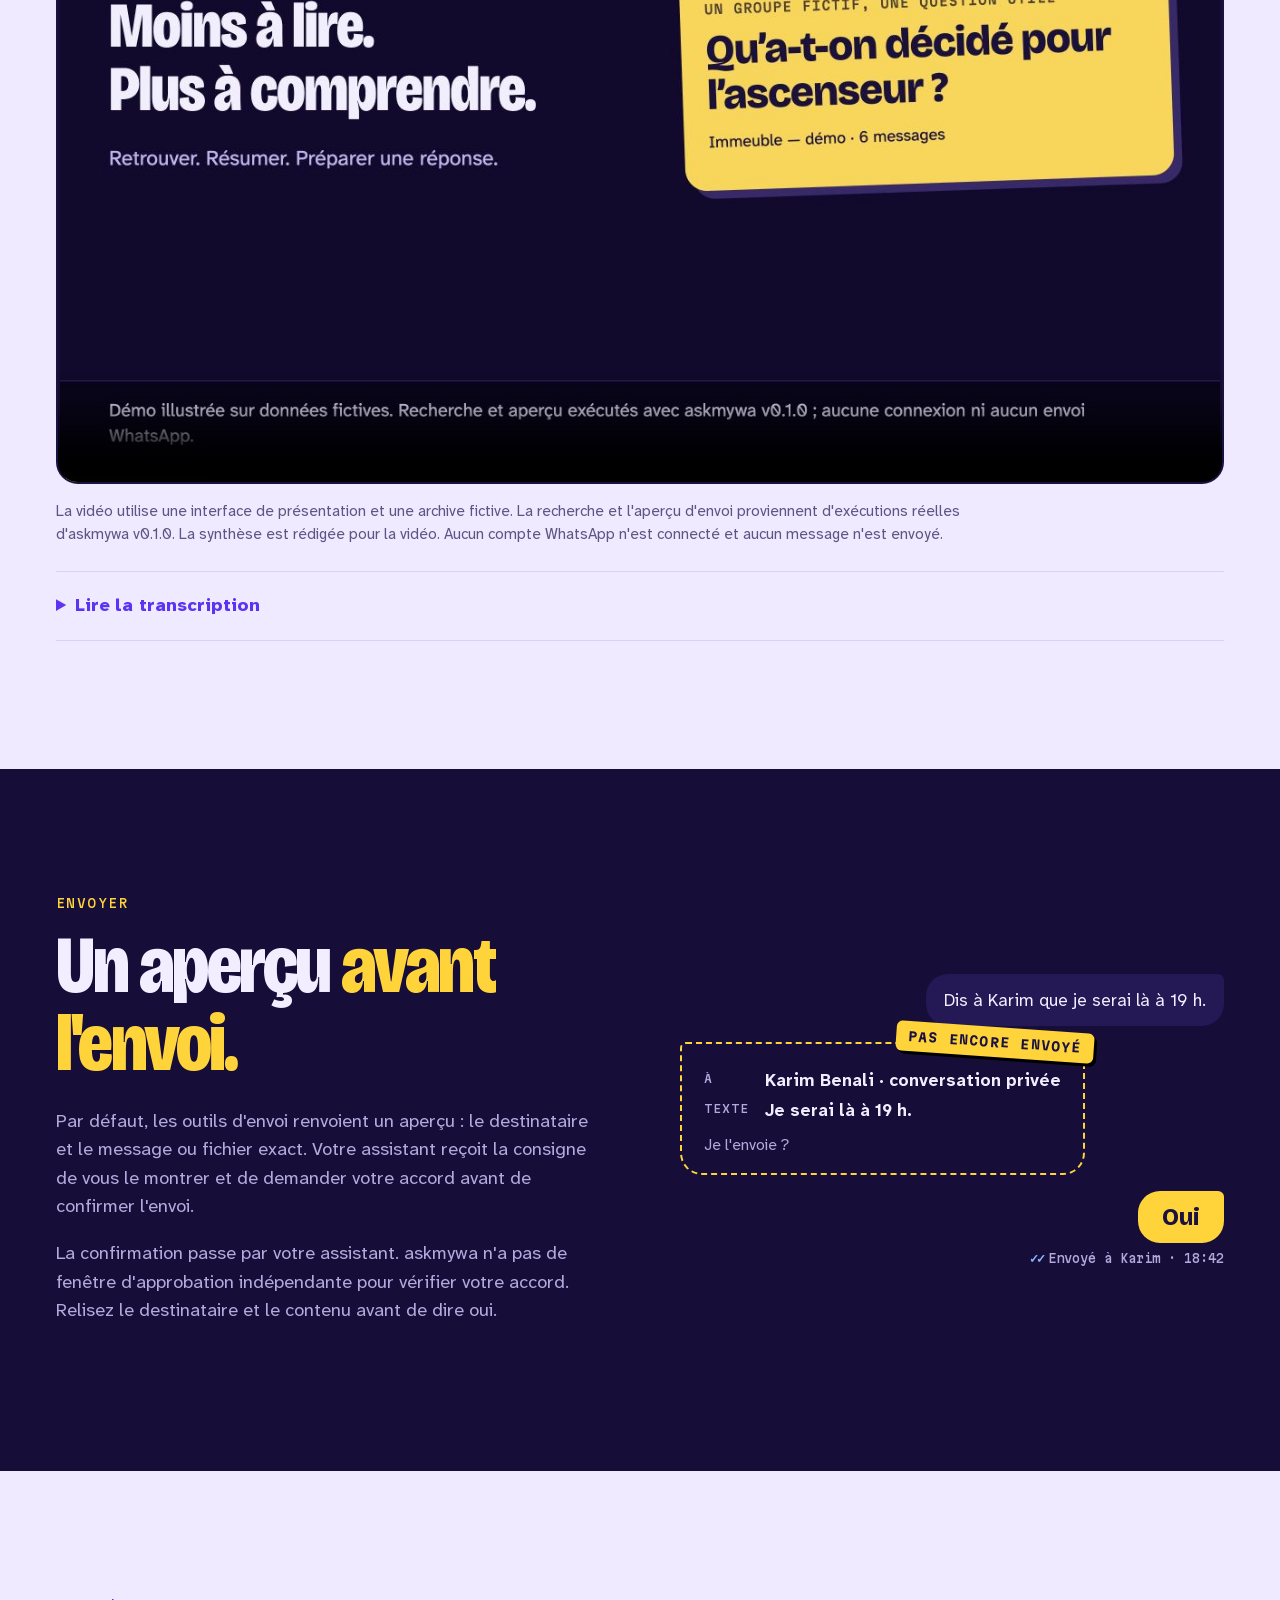
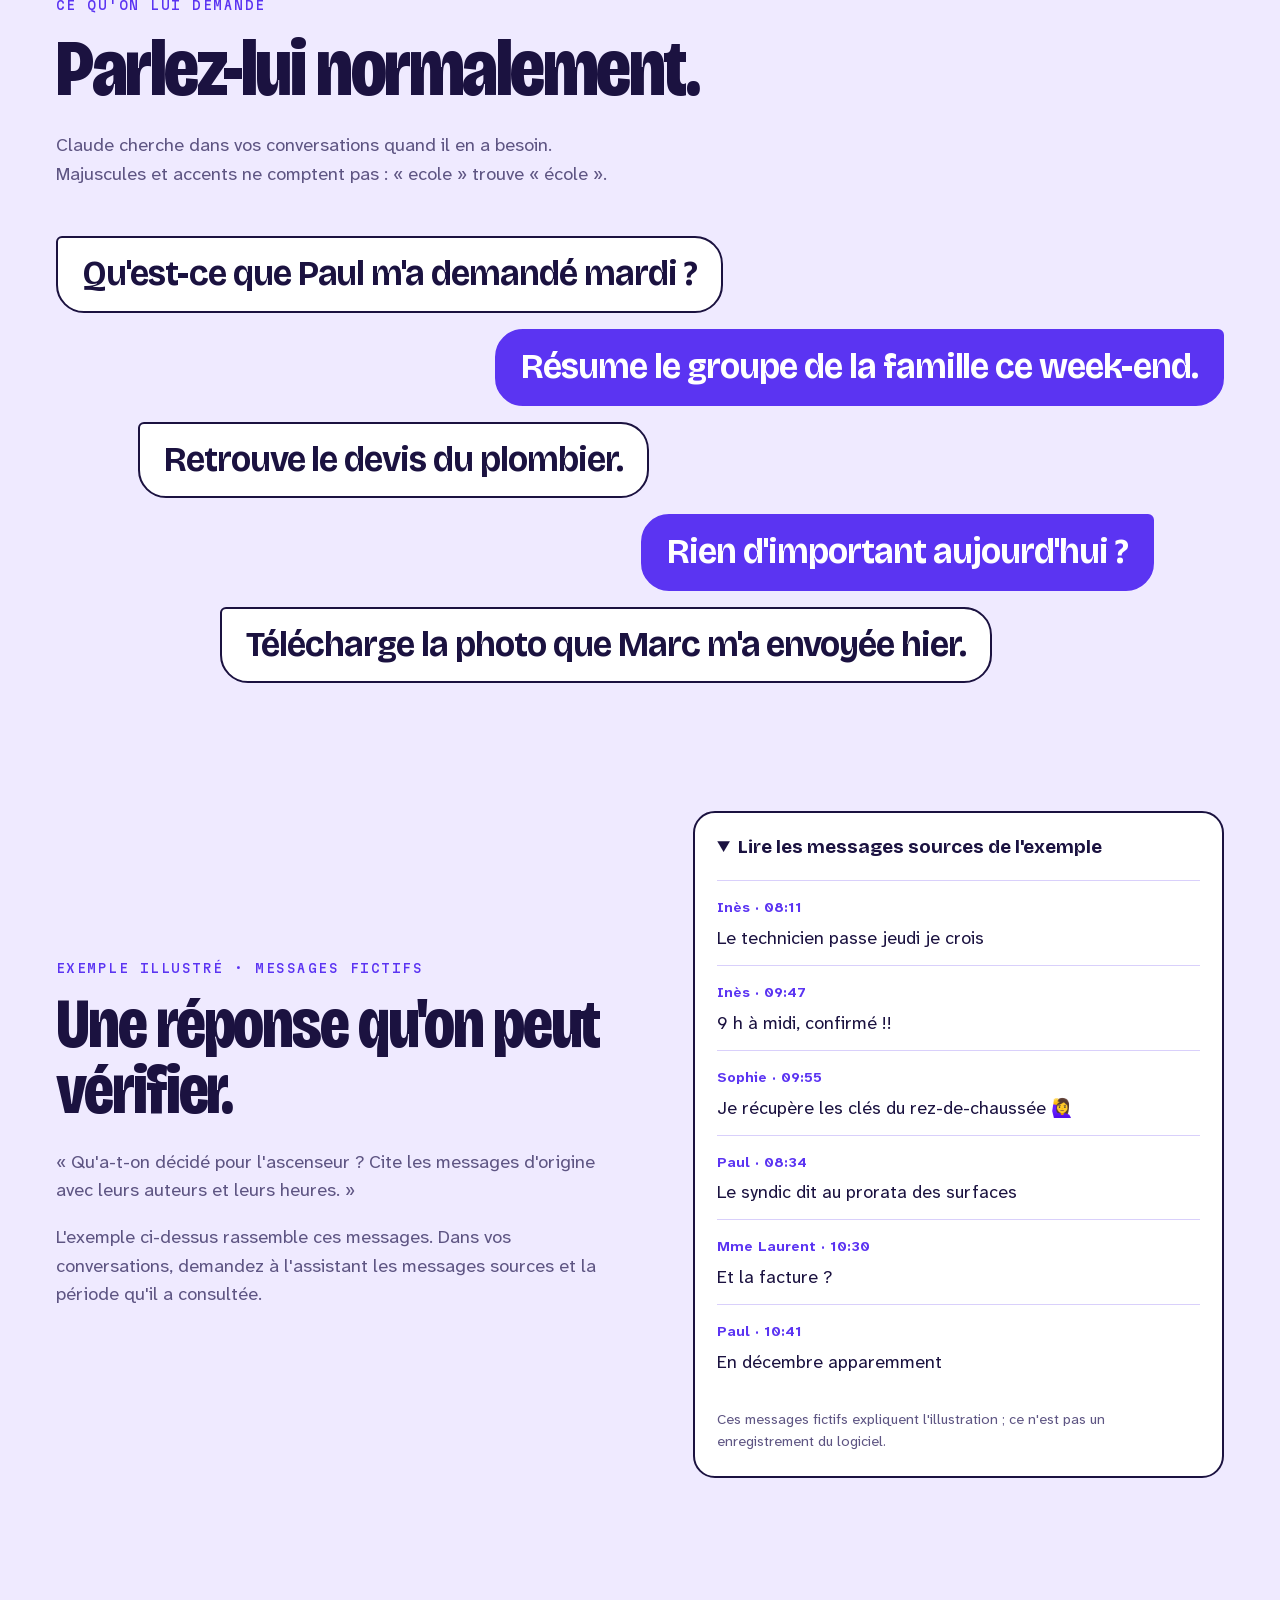
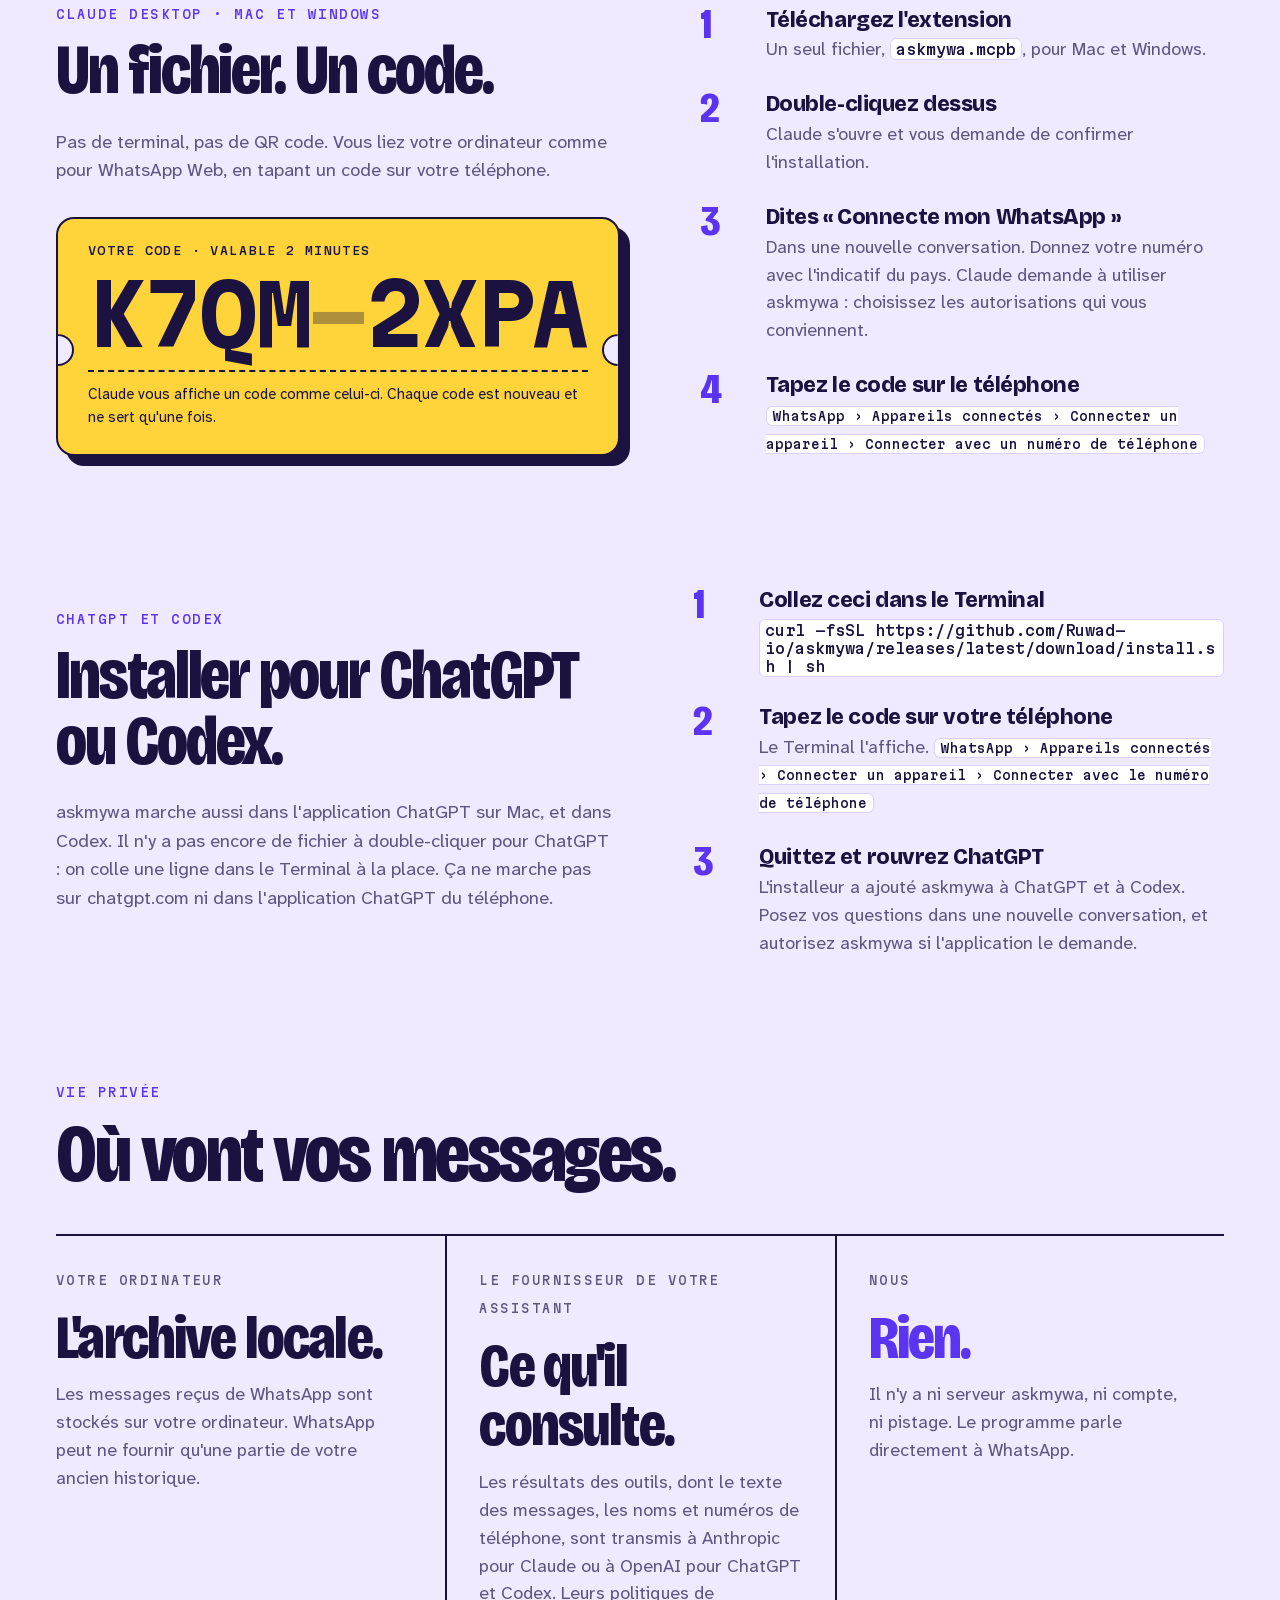
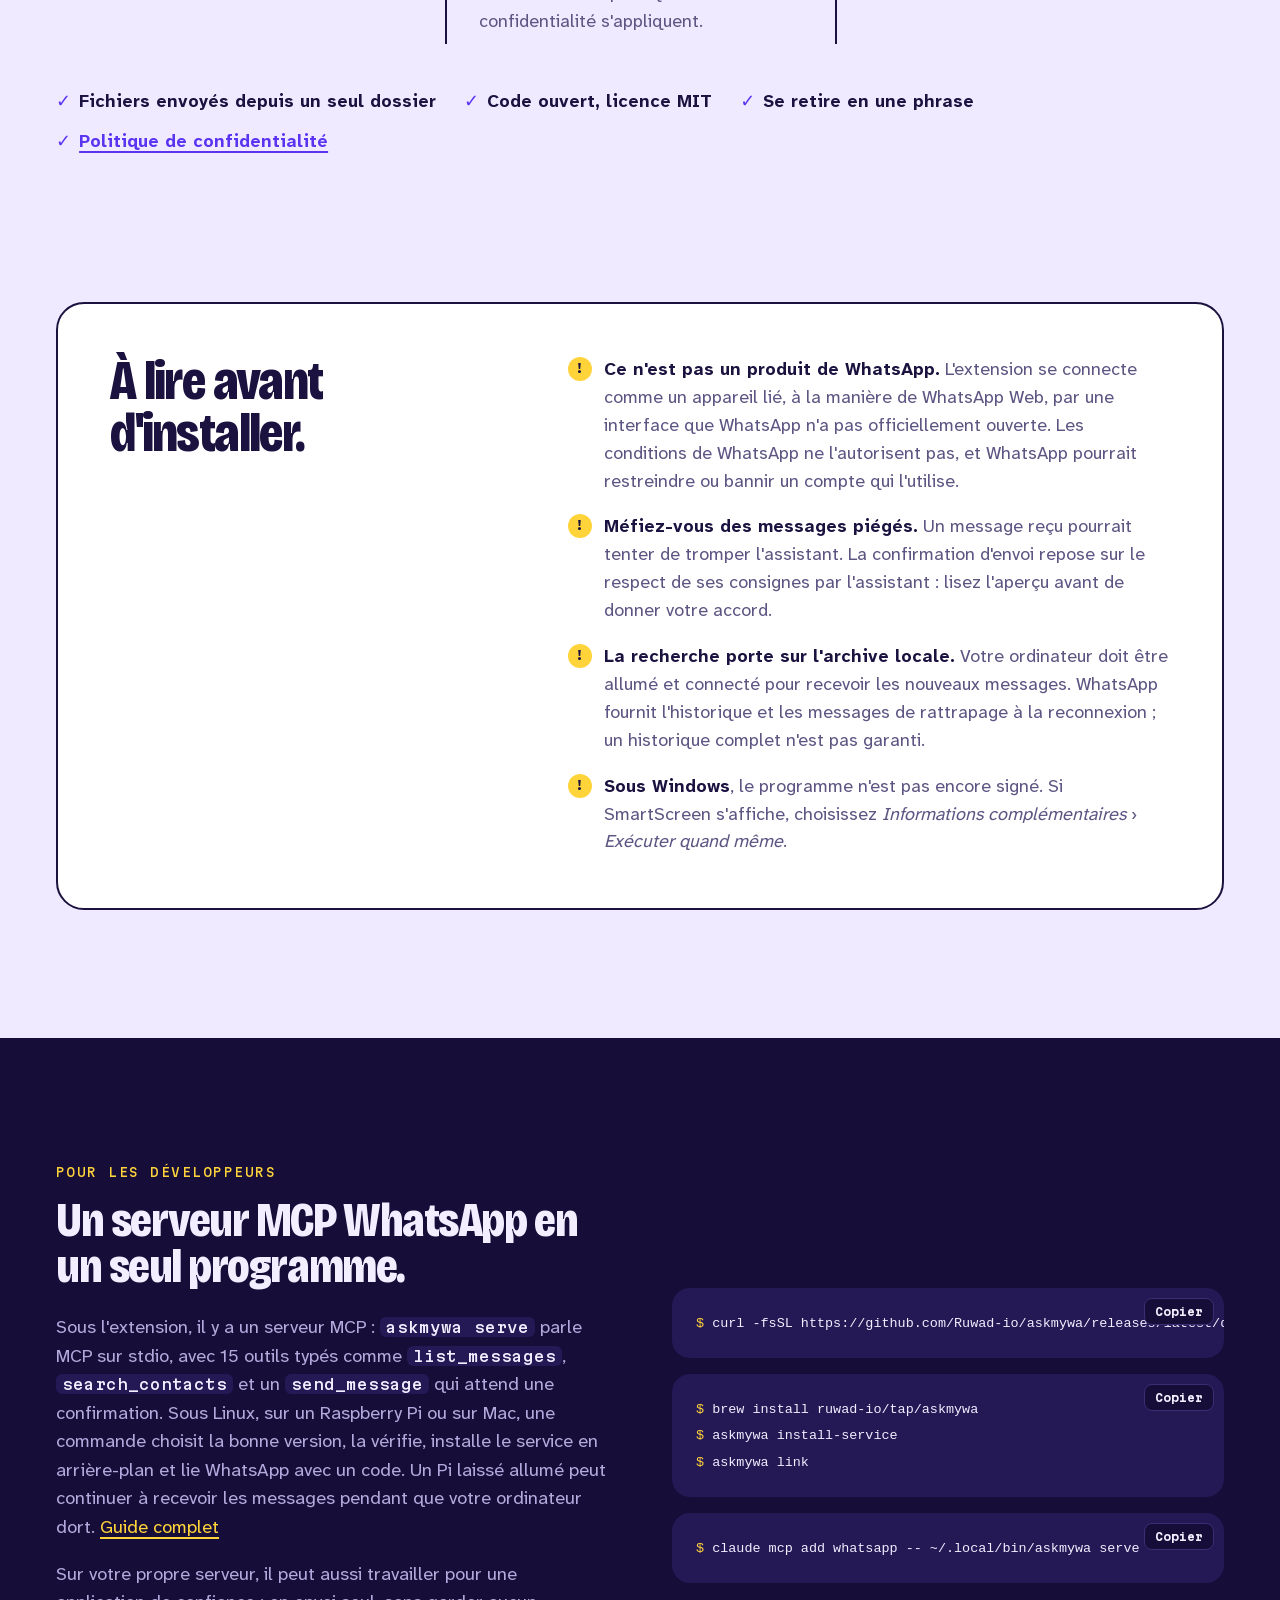
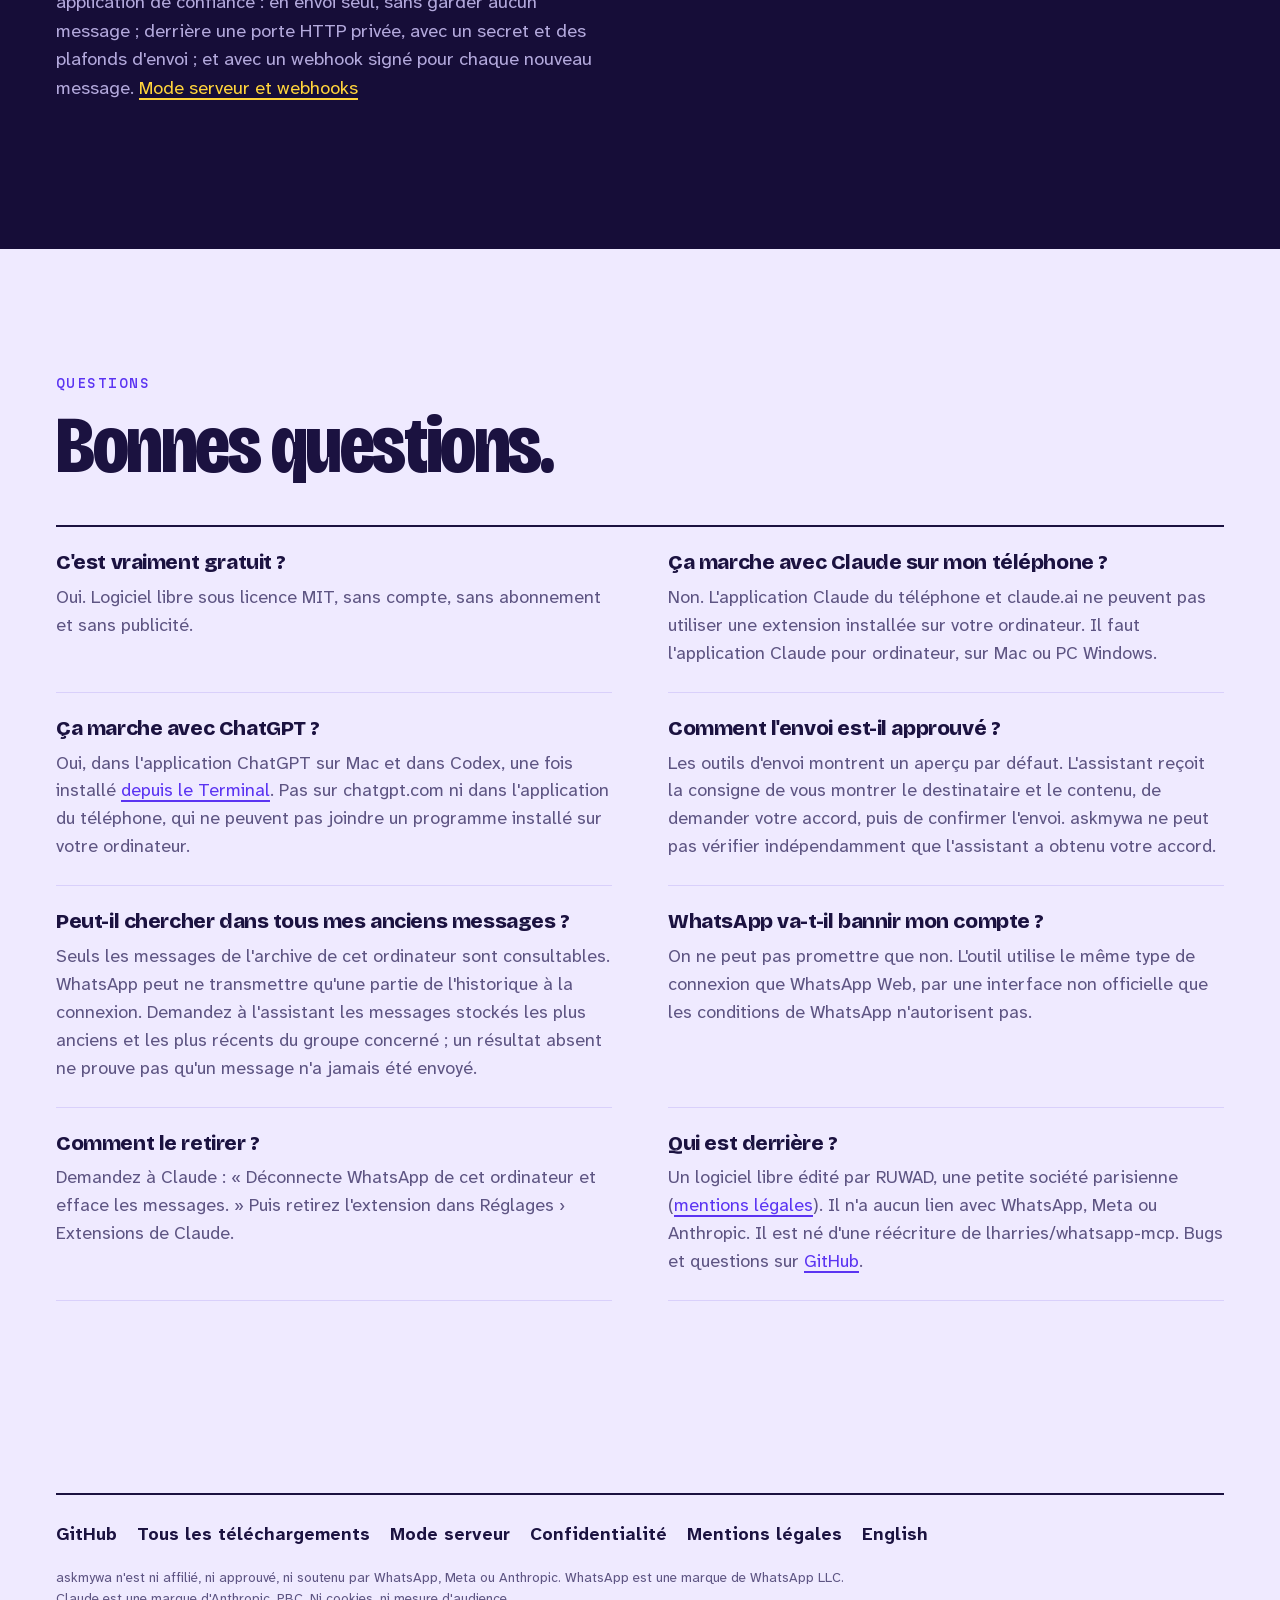
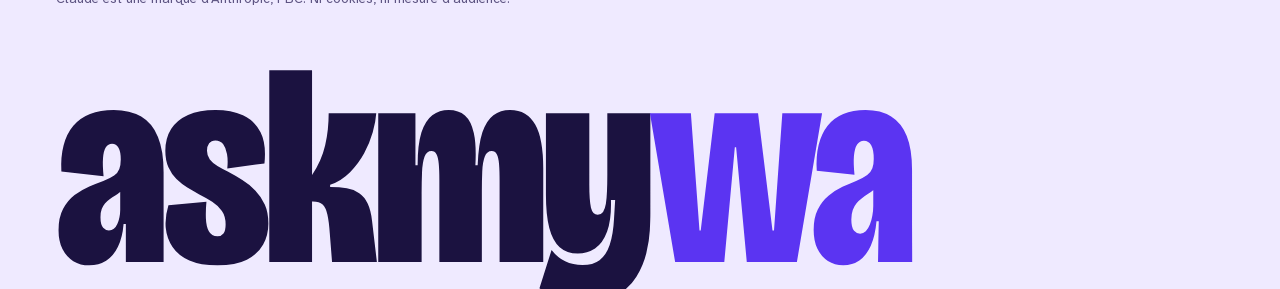
<file: site/fr/index.html>
<!doctype html>
<html lang="fr">
<head>
<meta charset="utf-8">
<meta name="viewport" content="width=device-width, initial-scale=1">
<title>askmywa — WhatsApp MCP pour Claude et ChatGPT : demandez tout à votre WhatsApp</title>
<meta name="description" content="Retrouvez et résumez vos messages WhatsApp avec Claude, ChatGPT ou Codex. Archive locale ; messages consultés transmis au fournisseur de l'IA. Gratuit et libre.">
<link rel="canonical" href="https://askmywa.com/fr/">
<link rel="alternate" hreflang="en" href="https://askmywa.com/">
<link rel="alternate" hreflang="fr" href="https://askmywa.com/fr/">
<link rel="alternate" hreflang="x-default" href="https://askmywa.com/">
<link rel="icon" href="../assets/favicon.svg" type="image/svg+xml">
<link rel="icon" href="../assets/icon-192.png" type="image/png" sizes="192x192">
<link rel="preload" href="../assets/fonts/bricolage.woff2" as="font" type="font/woff2" crossorigin>
<link rel="stylesheet" href="../assets/style.css">
<link rel="apple-touch-icon" href="../assets/apple-touch-icon.png">
<meta name="theme-color" content="#efeaff" media="(prefers-color-scheme: light)">
<meta name="theme-color" content="#120a2e" media="(prefers-color-scheme: dark)">
<meta property="og:type" content="website">
<meta property="og:site_name" content="askmywa">
<meta property="og:url" content="https://askmywa.com/fr/">
<meta property="og:title" content="askmywa — WhatsApp MCP pour Claude et ChatGPT : demandez tout à votre WhatsApp">
<meta property="og:description" content="Retrouvez et résumez vos messages WhatsApp avec Claude, ChatGPT ou Codex. Archive locale ; messages consultés transmis au fournisseur de l'IA. Gratuit et libre.">
<meta property="og:image" content="https://askmywa.com/assets/og-fr.jpg">
<meta property="og:image:width" content="1200">
<meta property="og:image:height" content="630">
<meta property="og:locale" content="fr_FR">
<meta property="og:locale:alternate" content="en_US">
<meta name="twitter:card" content="summary_large_image">
<script type="application/ld+json">{"@context": "https://schema.org", "@type": "SoftwareApplication", "name": "askmywa (whatsapp-mcp)", "alternateName": ["WhatsApp MCP", "whatsapp-mcp"], "url": "https://askmywa.com/fr/", "inLanguage": "fr", "description": "Retrouvez et résumez vos messages WhatsApp avec Claude, ChatGPT ou Codex. Archive locale ; messages consultés transmis au fournisseur de l'IA. Gratuit et libre.", "applicationCategory": "CommunicationApplication", "applicationSubCategory": "MCP server", "operatingSystem": "macOS, Windows, Linux, Raspberry Pi OS", "softwareRequirements": "Claude Desktop, the ChatGPT desktop app, Codex, or any MCP client", "offers": {"@type": "Offer", "price": "0", "priceCurrency": "EUR"}, "license": "https://opensource.org/licenses/MIT", "isAccessibleForFree": true, "codeRepository": "https://github.com/Ruwad-io/askmywa", "downloadUrl": "https://github.com/Ruwad-io/askmywa/releases/latest", "image": "https://askmywa.com/assets/og-fr.jpg"}</script>
</head>
<body>
<a class="skip" href="#main">Aller au contenu</a>

<div class="wrap">
  <header class="bar">
    <a class="wordmark" href="./"><img src="../assets/favicon.svg" alt="" width="30" height="30">askmy<b>wa</b></a>
    <nav class="links" aria-label="Principal">
      <a class="lg" href="#demo">Démo</a>
      <a class="lg" href="#installer">Installer</a>
      <a class="lg" href="#vie-privee">Vie privée</a>
      <a class="lg" href="#questions">Questions</a>
      <a href="../" hreflang="en" lang="en">EN</a>
      <a href="https://github.com/Ruwad-io/askmywa">GitHub</a>
    </nav>
  </header>

  <main id="main">
  <div class="hero">
    <div>
      <p class="eyebrow-mcp rise">Retrouvez un message. Rattrapez un groupe.</p>
      <h1><span class="rise">Demandez</span><br><span class="rise d1">tout à votre</span><br><span class="rise d2 hl">WhatsApp.</span></h1>
      <p class="lede rise d3">Retrouvez le devis qu'on vous a envoyé. Faites le point sur le groupe familial. Demandez à <strong>Claude, ChatGPT ou Codex</strong>, simplement.</p>
      <p class="data-note">Votre archive est stockée sur votre ordinateur. Les messages consultés par l'assistant sont <strong>transmis à son fournisseur</strong> : Anthropic ou OpenAI. askmywa n'en collecte aucun. <a href="#vie-privee">Où vont vos messages →</a></p>
      <div class="rise d4">
        <a class="composer" href="https://github.com/Ruwad-io/askmywa/releases/latest/download/askmywa.mcpb">
          <span class="txt">Télécharger pour Claude Desktop</span>
          <span class="send" aria-hidden="true"><svg viewBox="0 0 24 24" fill="none" stroke="currentColor" stroke-width="2.6" stroke-linecap="round" stroke-linejoin="round"><path d="M12 19V5M5 12l7-7 7 7"/></svg></span>
        </a>
        <p class="under">Gratuit · Mac et Windows · nécessite l'<a href="https://claude.ai/download">application Claude pour ordinateur</a>. <a href="#installer">Les étapes d'installation →</a></p>
        <p class="demo-cta"><a href="#demo">▶ Voir la démo · 53 s</a><span>Sans son · données fictives</span></p>
        <a class="other-assistant" href="#chatgpt"><strong>Vous utilisez ChatGPT ou Codex ? →</strong><span>Installation par le Terminal · ChatGPT sur Mac</span></a>
        <p class="under">Sur ordinateur ; pas sur téléphone ni dans le navigateur. <a href="#terminal">Linux, Raspberry Pi et autres assistants →</a></p>
      </div>
    </div>

    <figure class="flood" aria-label="Un groupe très bavard, et le résumé qu'en fait Claude" style="margin:0">
      <div class="chat-head">
        <span class="avatar" aria-hidden="true">RV</span>
        <div><b>12 rue Voltaire</b><span>Sophie, Karim, Paul, Inès et 18 autres</span></div>
        <span class="unread">347</span>
      </div>
      <div class="stream" aria-hidden="true">
        <div class="reel">
          <div class="m"><i>Sophie</i>Quelqu'un a des nouvelles de l'ascenseur ?? <small>08:02</small></div>
          <div class="m"><i>Paul</i>Toujours en panne au 4e 😩 <small>08:03</small></div>
          <div class="m"><i>Inès</i>Le technicien passe jeudi je crois <small>08:11</small></div>
          <div class="m"><i>Karim</i>Jeudi matin ou après-midi ? <small>08:12</small></div>
          <div class="m"><i>Mme Laurent</i>Je ne peux pas monter les courses à pied. Qui paie ? <small>08:20</small></div>
          <div class="m me">Je suis 👀 <small>08:21</small></div>
          <div class="m"><i>Paul</i>Le syndic dit au prorata des surfaces <small>08:34</small></div>
          <div class="m"><i>Inès</i>9 h à midi, confirmé !! <small>09:47</small></div>
          <div class="m"><i>Thomas</i>Il faut quelqu'un pour leur ouvrir la cave <small>09:52</small></div>
          <div class="m"><i>Sophie</i>Je récupère les clés du rez-de-chaussée 🙋‍♀️ <small>09:55</small></div>
          <div class="m"><i>Karim</i>👍👍 <small>09:56</small></div>
          <div class="m"><i>Mme Laurent</i>Et la facture ? <small>10:30</small></div>
          <div class="m"><i>Paul</i>En décembre apparemment <small>10:41</small></div>
          <div class="m"><i>Lucas</i>au fait c'est à qui le vélo dans le hall 🚲 <small>11:02</small></div>
          <div class="m"><i>Sophie</i>Quelqu'un a des nouvelles de l'ascenseur ?? <small>08:02</small></div>
          <div class="m"><i>Paul</i>Toujours en panne au 4e 😩 <small>08:03</small></div>
          <div class="m"><i>Inès</i>Le technicien passe jeudi je crois <small>08:11</small></div>
          <div class="m"><i>Karim</i>Jeudi matin ou après-midi ? <small>08:12</small></div>
          <div class="m"><i>Mme Laurent</i>Je ne peux pas monter les courses à pied. Qui paie ? <small>08:20</small></div>
          <div class="m me">Je suis 👀 <small>08:21</small></div>
          <div class="m"><i>Paul</i>Le syndic dit au prorata des surfaces <small>08:34</small></div>
          <div class="m"><i>Inès</i>9 h à midi, confirmé !! <small>09:47</small></div>
          <div class="m"><i>Thomas</i>Il faut quelqu'un pour leur ouvrir la cave <small>09:52</small></div>
          <div class="m"><i>Sophie</i>Je récupère les clés du rez-de-chaussée 🙋‍♀️ <small>09:55</small></div>
          <div class="m"><i>Karim</i>👍👍 <small>09:56</small></div>
          <div class="m"><i>Mme Laurent</i>Et la facture ? <small>10:30</small></div>
          <div class="m"><i>Paul</i>En décembre apparemment <small>10:41</small></div>
          <div class="m"><i>Lucas</i>au fait c'est à qui le vélo dans le hall 🚲 <small>11:02</small></div>
        </div>
      </div>
      <figcaption class="answer">
        <span class="who">Exemple illustré · messages fictifs</span>
        <p>L'ascenseur est réparé jeudi.</p>
        <ul>
          <li>De 9 h à midi ; Sophie a les clés du rez-de-chaussée.</li>
          <li>Frais au prorata des surfaces, facture prévue en décembre.</li>
          <li>Lucas demande à qui est le vélo du hall.</li>
        </ul>
        <a class="example-link" href="#exemple">Voir les messages derrière cette réponse →</a>
      </figcaption>
    </figure>
  </div>
  </main>
</div>

<section class="band demo-band" id="demo" aria-labelledby="demo-h">
  <div class="wrap">
    <p class="kicker">La démo · 53 secondes · sans son</p>
    <h2 id="demo-h">Du message à une réponse utile.</h2>
    <p class="lead2">Chercher dans un groupe, retrouver les sources, puis préparer une réponse. Passez en plein écran pour lire les messages.</p>
    <figure class="demo-player">
      <video controls playsinline preload="none" width="1280" height="720" poster="../assets/demo-fr.jpg" aria-label="Démonstration illustrée d'askmywa sur des données fictives" aria-describedby="demo-note">
        <source src="../assets/demo-fr.mp4" type="video/mp4">
        <track kind="captions" src="../assets/demo-fr.vtt" srclang="fr" label="Français">
        <p><a href="../assets/demo-fr.mp4">Télécharger la vidéo MP4</a></p>
      </video>
      <figcaption id="demo-note">La vidéo utilise une interface de présentation et une archive fictive. La recherche et l'aperçu d'envoi proviennent d'exécutions réelles d'askmywa v0.1.0. La synthèse est rédigée pour la vidéo. Aucun compte WhatsApp n'est connecté et aucun message n'est envoyé.</figcaption>
    </figure>
    <details class="demo-transcript">
      <summary>Lire la transcription</summary>
      <ol>
        <li><b>00:00 — Le scénario.</b> Un groupe fictif de six messages, dans une archive locale de démonstration. La vidéo illustre les résultats du serveur, avec une interface créée pour la présentation.</li>
        <li><b>00:05 — Chercher.</b> Exemple de question : « Qu'a-t-on décidé pour l'ascenseur ? » La recherche réelle du mot « ascenseur » retrouve deux messages.</li>
        <li><b>00:11 — Vérifier.</b> L'archive fictive couvre le 16 novembre 2026, de 08:02 à 11:02, heure de Paris. Les résultats montrent les auteurs, les heures et le texte d'origine.</li>
        <li><b>00:19 — Faire le point.</b> Synthèse rédigée pour la vidéo : intervention jeudi 19 novembre, de 9 h à 12 h (Inès, 09:47) ; Sophie ouvre au technicien (09:55) ; frais au prorata des surfaces et facture prévue en décembre (Paul, 08:34 et 10:41).</li>
        <li><b>00:26 — Préparer une réponse.</b> L'aperçu réel désigne « Sophie (démo) » et le texte : « Merci Sophie, je serai là jeudi à 9 h pour le technicien. » Le serveur indique que rien n'est envoyé et qu'une confirmation est nécessaire.</li>
        <li><b>00:34 — Décider.</b> L'assistant reçoit la consigne de vous montrer l'aperçu, de demander votre accord, puis de confirmer l'envoi. askmywa n'a pas de fenêtre d'approbation indépendante. Cette démonstration s'arrête à l'aperçu.</li>
        <li><b>00:42 — Comprendre le périmètre.</b> L'archive reste sur votre ordinateur. En usage réel, les résultats consultés sont transmis à Anthropic ou à OpenAI. askmywa ne les collecte pas. L'historique fourni par WhatsApp peut être incomplet.</li>
        <li><b>00:48 — À votre tour.</b> Gratuit et libre. Claude Desktop sur Mac ou Windows ; ChatGPT sur Mac et Codex avec l'installation par le Terminal.</li>
      </ol>
      <p><a href="../assets/demo-fr.mp4">Télécharger la vidéo MP4</a> · <a href="https://github.com/Ruwad-io/askmywa/blob/main/.github/assets/demo-run-fr.json">Consulter les résultats de cette exécution</a></p>
    </details>
  </div>
</section>

<section class="band night" aria-labelledby="oui-h">
  <div class="wrap yes">
    <div>
      <p class="kicker">Envoyer</p>
      <h2 id="oui-h">Un aperçu <em>avant l'envoi.</em></h2>
      <p class="lead2">Par défaut, les outils d'envoi renvoient un aperçu : le destinataire et le message ou fichier exact. Votre assistant reçoit la consigne de vous le montrer et de demander votre accord avant de confirmer l'envoi.</p>
      <p class="lead2">La confirmation passe par votre assistant. askmywa n'a pas de fenêtre d'approbation indépendante pour vérifier votre accord. Relisez le destinataire et le contenu avant de dire oui.</p>
    </div>
    <div class="thread" aria-label="Exemple : envoyer un message">
      <div class="b you">Dis à Karim que je serai là à 19 h.</div>
      <div class="b claude">
        <span class="stamp">PAS ENCORE ENVOYÉ</span>
        <dl><dt>À</dt><dd>Karim Benali · conversation privée</dd><dt>Texte</dt><dd>Je serai là à 19 h.</dd></dl>
        <p class="ask-yes">Je l'envoie ?</p>
      </div>
      <div class="b ok">Oui</div>
      <div class="sent"><b>✓✓</b>Envoyé à Karim · 18:42</div>
    </div>
  </div>
</section>

<section class="band" aria-labelledby="demandes-h">
  <div class="wrap">
    <p class="kicker">Ce qu'on lui demande</p>
    <h2 id="demandes-h">Parlez-lui normalement.</h2>
    <p class="lead2">Claude cherche dans vos conversations quand il en a besoin. Majuscules et accents ne comptent pas : « ecole » trouve « école ».</p>
    <div class="asks">
      <p class="ask">Qu'est-ce que Paul m'a demandé mardi ?</p>
      <p class="ask">Résume le groupe de la famille ce week-end.</p>
      <p class="ask">Retrouve le devis du plombier.</p>
      <p class="ask">Rien d'important aujourd'hui ?</p>
      <p class="ask">Télécharge la photo que Marc m'a envoyée hier.</p>
    </div>
  </div>
</section>

<section class="band" id="exemple" aria-labelledby="exemple-h" style="padding-top:0">
  <div class="wrap setup">
    <div>
      <p class="kicker">Exemple illustré · messages fictifs</p>
      <h2 id="exemple-h">Une réponse qu'on peut vérifier.</h2>
      <p class="lead2">« Qu'a-t-on décidé pour l'ascenseur ? Cite les messages d'origine avec leurs auteurs et leurs heures. »</p>
      <p class="lead2">L'exemple ci-dessus rassemble ces messages. Dans vos conversations, demandez à l'assistant les messages sources et la période qu'il a consultée.</p>
    </div>
    <details class="sources" open>
      <summary>Lire les messages sources de l'exemple</summary>
      <ul>
        <li><b>Inès · 08:11</b><p>Le technicien passe jeudi je crois</p></li>
        <li><b>Inès · 09:47</b><p>9 h à midi, confirmé !!</p></li>
        <li><b>Sophie · 09:55</b><p>Je récupère les clés du rez-de-chaussée 🙋‍♀️</p></li>
        <li><b>Paul · 08:34</b><p>Le syndic dit au prorata des surfaces</p></li>
        <li><b>Mme Laurent · 10:30</b><p>Et la facture ?</p></li>
        <li><b>Paul · 10:41</b><p>En décembre apparemment</p></li>
      </ul>
      <p class="source-note">Ces messages fictifs expliquent l'illustration ; ce n'est pas un enregistrement du logiciel.</p>
    </details>
  </div>
</section>

<section class="band" id="installer" aria-labelledby="installer-h" style="padding-top:0">
  <div class="wrap setup">
    <div>
      <p class="kicker">Claude Desktop · Mac et Windows</p>
      <h2 id="installer-h">Un fichier. Un code.</h2>
      <p class="lead2">Pas de terminal, pas de QR code. Vous liez votre ordinateur comme pour WhatsApp Web, en tapant un code sur votre téléphone.</p>
      <div class="ticket" aria-label="Exemple de code de liaison">
        <div class="lbl">Votre code · valable 2 minutes</div>
        <div class="code">K7QM<span>-</span>2XPA</div>
        <p class="fine">Claude vous affiche un code comme celui-ci. Chaque code est nouveau et ne sert qu'une fois.</p>
      </div>
    </div>
    <ol class="steps">
      <li><div><h3>Téléchargez l'extension</h3><p>Un seul fichier, <code>askmywa.mcpb</code>, pour Mac et Windows.</p></div></li>
      <li><div><h3>Double-cliquez dessus</h3><p>Claude s'ouvre et vous demande de confirmer l'installation.</p></div></li>
      <li><div><h3>Dites « Connecte mon WhatsApp »</h3><p>Dans une nouvelle conversation. Donnez votre numéro avec l'indicatif du pays. Claude demande à utiliser askmywa : choisissez les autorisations qui vous conviennent.</p></div></li>
      <li><div><h3>Tapez le code sur le téléphone</h3><p><span class="path">WhatsApp › Appareils connectés › Connecter un appareil › Connecter avec un numéro de téléphone</span></p></div></li>
    </ol>
  </div>
</section>

<section class="band" id="chatgpt" aria-labelledby="chatgpt-h" style="padding-top:0">
  <div class="wrap setup">
    <div>
      <p class="kicker">ChatGPT et Codex</p>
      <h2 id="chatgpt-h">Installer pour ChatGPT ou Codex.</h2>
      <p class="lead2">askmywa marche aussi dans l'application ChatGPT sur Mac, et dans Codex. Il n'y a pas encore de fichier à double-cliquer pour ChatGPT : on colle une ligne dans le Terminal à la place. Ça ne marche pas sur chatgpt.com ni dans l'application ChatGPT du téléphone.</p>
    </div>
    <ol class="steps">
      <li><div><h3>Collez ceci dans le Terminal</h3><p><code class="cmd">curl -fsSL https://github.com/Ruwad-io/askmywa/releases/latest/download/install.sh | sh</code></p></div></li>
      <li><div><h3>Tapez le code sur votre téléphone</h3><p>Le Terminal l'affiche. <span class="path">WhatsApp › Appareils connectés › Connecter un appareil › Connecter avec le numéro de téléphone</span></p></div></li>
      <li><div><h3>Quittez et rouvrez ChatGPT</h3><p>L'installeur a ajouté askmywa à ChatGPT et à Codex. Posez vos questions dans une nouvelle conversation, et autorisez askmywa si l'application le demande.</p></div></li>
    </ol>
  </div>
</section>

<section class="band" id="vie-privee" aria-labelledby="vie-privee-h" style="padding-top:0">
  <div class="wrap">
    <p class="kicker">Vie privée</p>
    <h2 id="vie-privee-h">Où vont vos messages.</h2>
    <div class="where">
      <div><span class="place">Votre ordinateur</span><p class="what">L'archive locale.</p><p>Les messages reçus de WhatsApp sont stockés sur votre ordinateur. WhatsApp peut ne fournir qu'une partie de votre ancien historique.</p></div>
      <div><span class="place">Le fournisseur de votre assistant</span><p class="what">Ce qu'il consulte.</p><p>Les résultats des outils, dont le texte des messages, les noms et numéros de téléphone, sont transmis à Anthropic pour Claude ou à OpenAI pour ChatGPT et Codex. Leurs politiques de confidentialité s'appliquent.</p></div>
      <div><span class="place">Nous</span><p class="what">Rien.</p><p>Il n'y a ni serveur askmywa, ni compte, ni pistage. Le programme parle directement à WhatsApp.</p></div>
    </div>
    <p class="guarantees"><span>Fichiers envoyés depuis un seul dossier</span><span>Code ouvert, licence MIT</span><span>Se retire en une phrase</span><span><a href="confidentialite/">Politique de confidentialité</a></span></p>
  </div>
</section>

<section class="band" aria-labelledby="honnete-h" style="padding-top:0">
  <div class="wrap">
    <div class="honest">
      <h2 id="honnete-h">À lire avant d'installer.</h2>
      <ul>
        <li><b>Ce n'est pas un produit de WhatsApp.</b> L'extension se connecte comme un appareil lié, à la manière de WhatsApp Web, par une interface que WhatsApp n'a pas officiellement ouverte. Les conditions de WhatsApp ne l'autorisent pas, et WhatsApp pourrait restreindre ou bannir un compte qui l'utilise.</li>
        <li><b>Méfiez-vous des messages piégés.</b> Un message reçu pourrait tenter de tromper l'assistant. La confirmation d'envoi repose sur le respect de ses consignes par l'assistant : lisez l'aperçu avant de donner votre accord.</li>
        <li><b>La recherche porte sur l'archive locale.</b> Votre ordinateur doit être allumé et connecté pour recevoir les nouveaux messages. WhatsApp fournit l'historique et les messages de rattrapage à la reconnexion ; un historique complet n'est pas garanti.</li>
        <li><b>Sous Windows</b>, le programme n'est pas encore signé. Si SmartScreen s'affiche, choisissez <i>Informations complémentaires</i> › <i>Exécuter quand même</i>.</li>
      </ul>
    </div>
  </div>
</section>

<section class="band night" id="terminal" aria-labelledby="terminal-h">
  <div class="wrap term-band">
    <div>
      <p class="kicker">Pour les développeurs</p>
      <h2 id="terminal-h">Un serveur MCP WhatsApp en un seul programme.</h2>
      <p class="lead2">Sous l'extension, il y a un serveur MCP : <code>askmywa serve</code> parle MCP sur stdio, avec 15 outils typés comme <code>list_messages</code>, <code>search_contacts</code> et un <code>send_message</code> qui attend une confirmation. Sous Linux, sur un Raspberry Pi ou sur Mac, une commande choisit la bonne version, la vérifie, installe le service en arrière-plan et lie WhatsApp avec un code. Un Pi laissé allumé peut continuer à recevoir les messages pendant que votre ordinateur dort. <a href="https://github.com/Ruwad-io/askmywa/blob/main/README.fr.md">Guide complet</a></p>
      <p class="lead2">Sur votre propre serveur, il peut aussi travailler pour une application de confiance : en envoi seul, sans garder aucun message ; derrière une porte HTTP privée, avec un secret et des plafonds d'envoi ; et avec un webhook signé pour chaque nouveau message. <a href="serveur/">Mode serveur et webhooks</a></p>
    </div>
    <div>
      <pre class="term"><code><span class="p">$ </span>curl -fsSL https://github.com/Ruwad-io/askmywa/releases/latest/download/install.sh | sh</code></pre>
      <pre class="term"><code><span class="p">$ </span>brew install ruwad-io/tap/askmywa
<span class="p">$ </span>askmywa install-service
<span class="p">$ </span>askmywa link</code></pre>
      <pre class="term"><code><span class="p">$ </span>claude mcp add whatsapp -- ~/.local/bin/askmywa serve</code></pre>
    </div>
  </div>
</section>

<section class="band" id="questions" aria-labelledby="q-h">
  <div class="wrap">
    <p class="kicker">Questions</p>
    <h2 id="q-h">Bonnes questions.</h2>
    <div class="qa">
      <div><h3>C'est vraiment gratuit ?</h3><p>Oui. Logiciel libre sous licence MIT, sans compte, sans abonnement et sans publicité.</p></div>
      <div><h3>Ça marche avec Claude sur mon téléphone ?</h3><p>Non. L'application Claude du téléphone et claude.ai ne peuvent pas utiliser une extension installée sur votre ordinateur. Il faut l'application Claude pour ordinateur, sur Mac ou PC Windows.</p></div>
      <div><h3>Ça marche avec ChatGPT ?</h3><p>Oui, dans l'application ChatGPT sur Mac et dans Codex, une fois installé <a href="#chatgpt">depuis le Terminal</a>. Pas sur chatgpt.com ni dans l'application du téléphone, qui ne peuvent pas joindre un programme installé sur votre ordinateur.</p></div>
      <div><h3>Comment l'envoi est-il approuvé ?</h3><p>Les outils d'envoi montrent un aperçu par défaut. L'assistant reçoit la consigne de vous montrer le destinataire et le contenu, de demander votre accord, puis de confirmer l'envoi. askmywa ne peut pas vérifier indépendamment que l'assistant a obtenu votre accord.</p></div>
      <div><h3>Peut-il chercher dans tous mes anciens messages ?</h3><p>Seuls les messages de l'archive de cet ordinateur sont consultables. WhatsApp peut ne transmettre qu'une partie de l'historique à la connexion. Demandez à l'assistant les messages stockés les plus anciens et les plus récents du groupe concerné ; un résultat absent ne prouve pas qu'un message n'a jamais été envoyé.</p></div>
      <div><h3>WhatsApp va-t-il bannir mon compte ?</h3><p>On ne peut pas promettre que non. L'outil utilise le même type de connexion que WhatsApp Web, par une interface non officielle que les conditions de WhatsApp n'autorisent pas.</p></div>
      <div><h3>Comment le retirer ?</h3><p>Demandez à Claude : « Déconnecte WhatsApp de cet ordinateur et efface les messages. » Puis retirez l'extension dans Réglages › Extensions de Claude.</p></div>
      <div><h3>Qui est derrière ?</h3><p>Un logiciel libre édité par RUWAD, une petite société parisienne (<a href="mentions-legales/">mentions légales</a>). Il n'a aucun lien avec WhatsApp, Meta ou Anthropic. Il est né d'une réécriture de lharries/whatsapp-mcp. Bugs et questions sur <a href="https://github.com/Ruwad-io/askmywa/issues">GitHub</a>.</p></div>
    </div>
  </div>
</section>

<footer>
  <div class="wrap">
    <div class="foot">
      <nav aria-label="Pied de page">
        <a href="https://github.com/Ruwad-io/askmywa">GitHub</a>
        <a href="https://github.com/Ruwad-io/askmywa/releases">Tous les téléchargements</a>
        <a href="serveur/">Mode serveur</a>
        <a href="confidentialite/">Confidentialité</a>
        <a href="mentions-legales/">Mentions légales</a>
        <a href="../" hreflang="en" lang="en">English</a>
      </nav>
      <p class="legal">askmywa n'est ni affilié, ni approuvé, ni soutenu par WhatsApp, Meta ou Anthropic. WhatsApp est une marque de WhatsApp LLC. Claude est une marque d'Anthropic, PBC. Ni cookies, ni mesure d'audience.</p>
    </div>
    <p class="big-mark" aria-hidden="true">askmy<b>wa</b></p>
  </div>
</footer>
<script src="../assets/site.js" defer></script>
</body>
</html>
</file>
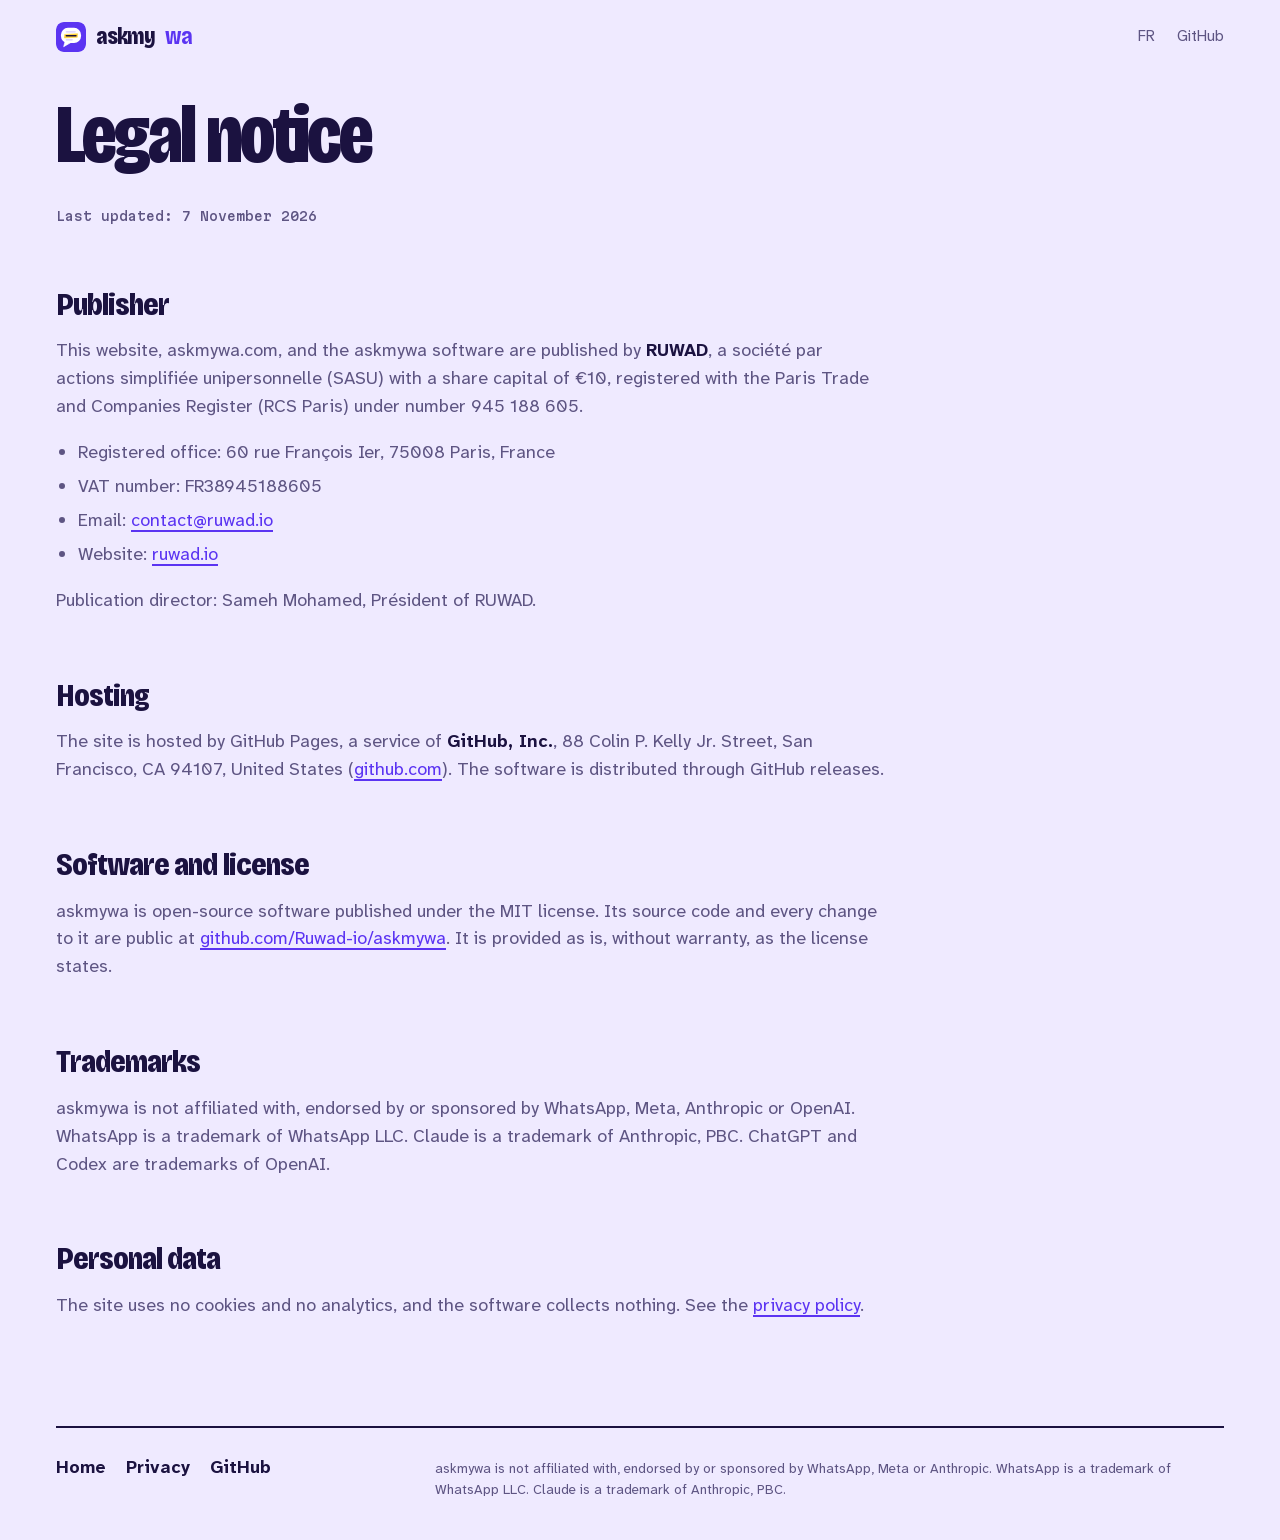
<file: site/legal/index.html>
<!doctype html>
<html lang="en">
<head>
<meta charset="utf-8">
<meta name="viewport" content="width=device-width, initial-scale=1">
<title>Legal notice — askmywa</title>
<meta name="description" content="Legal notice for askmywa.com: published by RUWAD (SASU, RCS Paris 945 188 605), hosted by GitHub Pages.">
<link rel="canonical" href="https://askmywa.com/legal/">
<link rel="alternate" hreflang="en" href="https://askmywa.com/legal/">
<link rel="alternate" hreflang="fr" href="https://askmywa.com/fr/mentions-legales/">
<link rel="alternate" hreflang="x-default" href="https://askmywa.com/legal/">
<link rel="icon" href="../assets/favicon.svg" type="image/svg+xml">
<link rel="icon" href="../assets/icon-192.png" type="image/png" sizes="192x192">
<link rel="stylesheet" href="../assets/style.css">
<link rel="apple-touch-icon" href="../assets/apple-touch-icon.png">
<meta name="theme-color" content="#efeaff" media="(prefers-color-scheme: light)">
<meta name="theme-color" content="#120a2e" media="(prefers-color-scheme: dark)">
<meta property="og:type" content="website">
<meta property="og:site_name" content="askmywa">
<meta property="og:url" content="https://askmywa.com/legal/">
<meta property="og:title" content="Legal notice — askmywa">
<meta property="og:description" content="askmywa is published by RUWAD, Paris.">
<meta property="og:image" content="https://askmywa.com/assets/og-en.jpg">
<meta property="og:image:width" content="1200">
<meta property="og:image:height" content="630">
<meta property="og:locale" content="en_US">
<meta property="og:locale:alternate" content="fr_FR">
<meta name="twitter:card" content="summary_large_image">
</head>
<body>
<div class="wrap">
<header class="bar">
  <a class="wordmark" href="../"><img src="../assets/favicon.svg" alt="" width="30" height="30">askmy<b>wa</b></a>
  <nav class="links" aria-label="Main">
    <a href="../fr/mentions-legales/" hreflang="fr" lang="fr">FR</a>
    <a href="https://github.com/Ruwad-io/askmywa">GitHub</a>
  </nav>
</header>
<main>
<article class="doc">
<h1>Legal notice</h1>
<p class="updated">Last updated: 7 November 2026</p>

<h2>Publisher</h2>
<p>This website, askmywa.com, and the askmywa software are published by <b>RUWAD</b>, a société par actions simplifiée unipersonnelle (SASU) with a share capital of €10, registered with the Paris Trade and Companies Register (RCS Paris) under number 945 188 605.</p>
<ul>
  <li>Registered office: 60 rue François Ier, 75008 Paris, France</li>
  <li>VAT number: FR38945188605</li>
  <li>Email: <a href="mailto:contact@ruwad.io">contact@ruwad.io</a></li>
  <li>Website: <a href="https://ruwad.io">ruwad.io</a></li>
</ul>
<p>Publication director: Sameh Mohamed, Président of RUWAD.</p>

<h2>Hosting</h2>
<p>The site is hosted by GitHub Pages, a service of <b>GitHub, Inc.</b>, 88 Colin P. Kelly Jr. Street, San Francisco, CA 94107, United States (<a href="https://github.com">github.com</a>). The software is distributed through GitHub releases.</p>

<h2>Software and license</h2>
<p>askmywa is open-source software published under the MIT license. Its source code and every change to it are public at <a href="https://github.com/Ruwad-io/askmywa">github.com/Ruwad-io/askmywa</a>. It is provided as is, without warranty, as the license states.</p>

<h2>Trademarks</h2>
<p>askmywa is not affiliated with, endorsed by or sponsored by WhatsApp, Meta, Anthropic or OpenAI. WhatsApp is a trademark of WhatsApp LLC. Claude is a trademark of Anthropic, PBC. ChatGPT and Codex are trademarks of OpenAI.</p>

<h2>Personal data</h2>
<p>The site uses no cookies and no analytics, and the software collects nothing. See the <a href="../privacy/">privacy policy</a>.</p>
</article>
</main>
</div>
<footer>
  <div class="wrap">
    <div class="foot">
      <nav aria-label="Footer"><a href="../">Home</a><a href="../privacy/">Privacy</a><a href="https://github.com/Ruwad-io/askmywa">GitHub</a></nav>
      <p class="legal">askmywa is not affiliated with, endorsed by or sponsored by WhatsApp, Meta or Anthropic. WhatsApp is a trademark of WhatsApp LLC. Claude is a trademark of Anthropic, PBC.</p>
    </div>
  </div>
</footer>
</body>
</html>
</file>
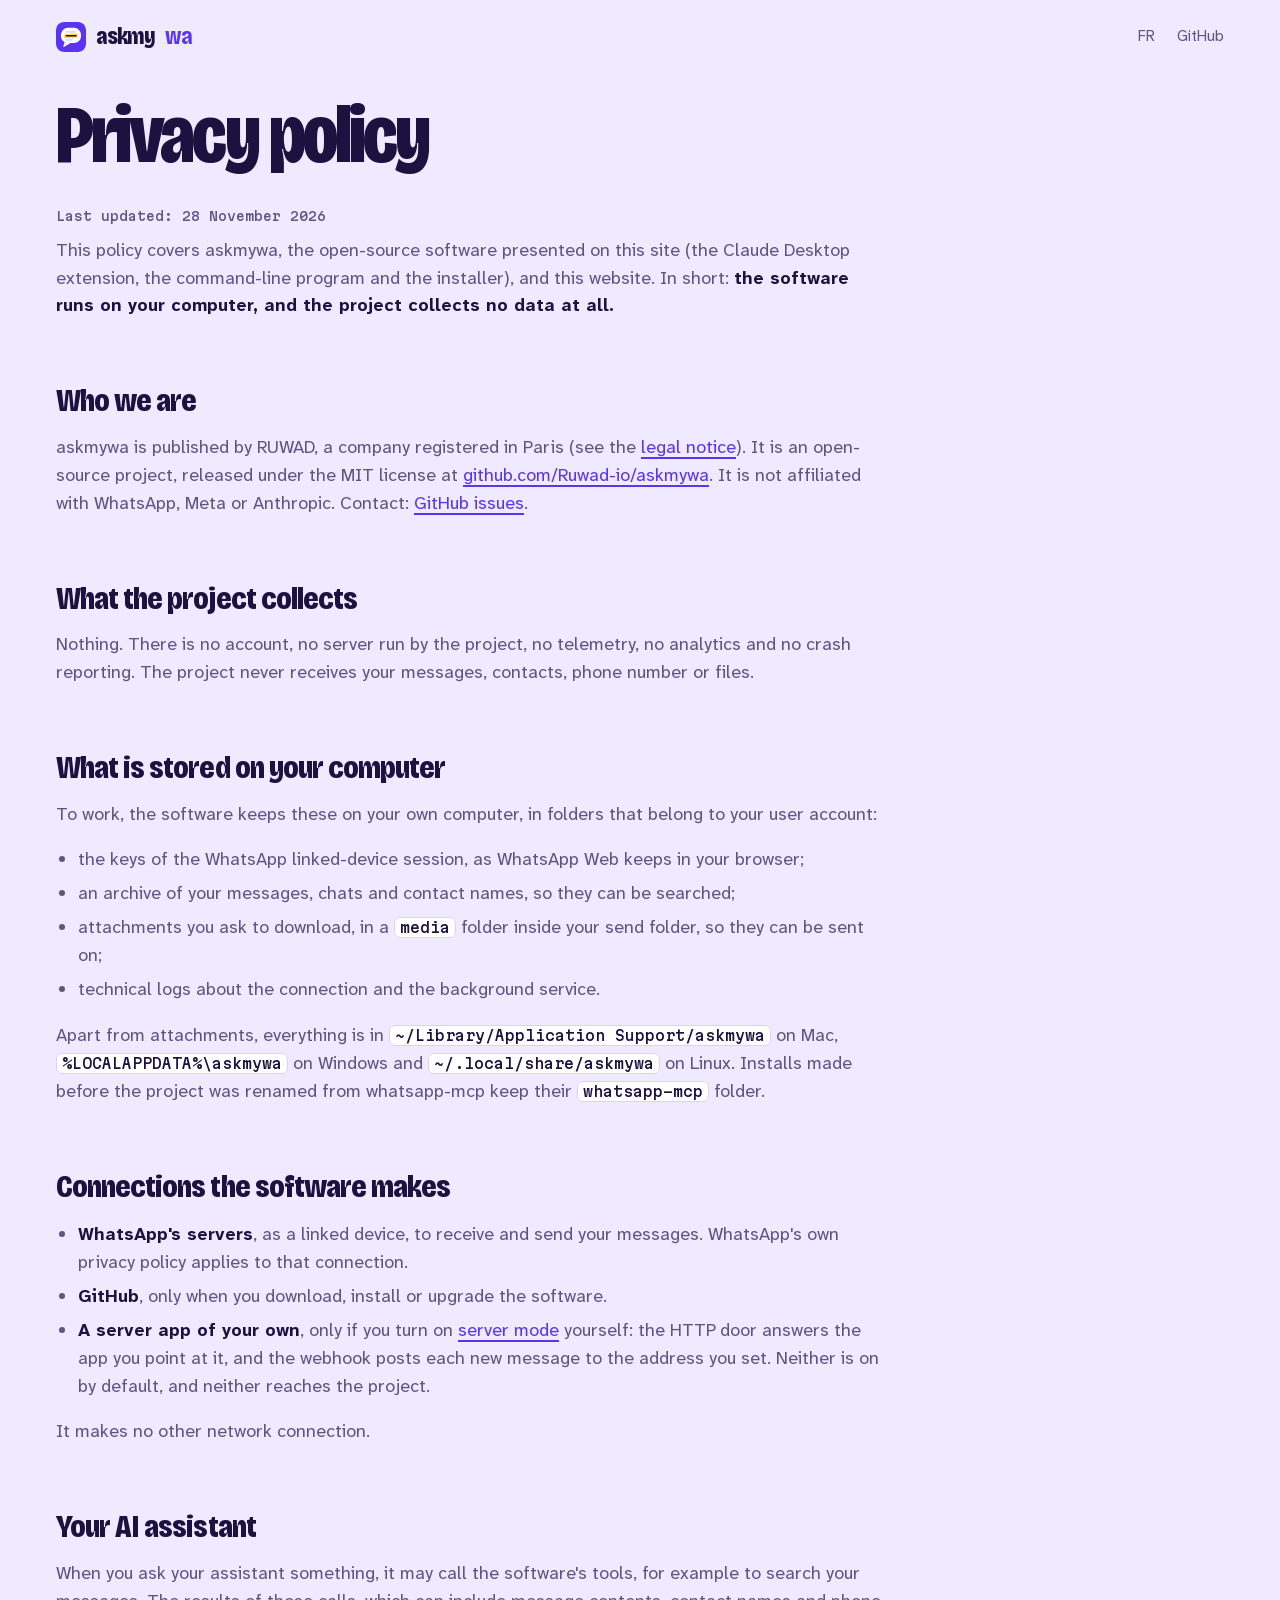
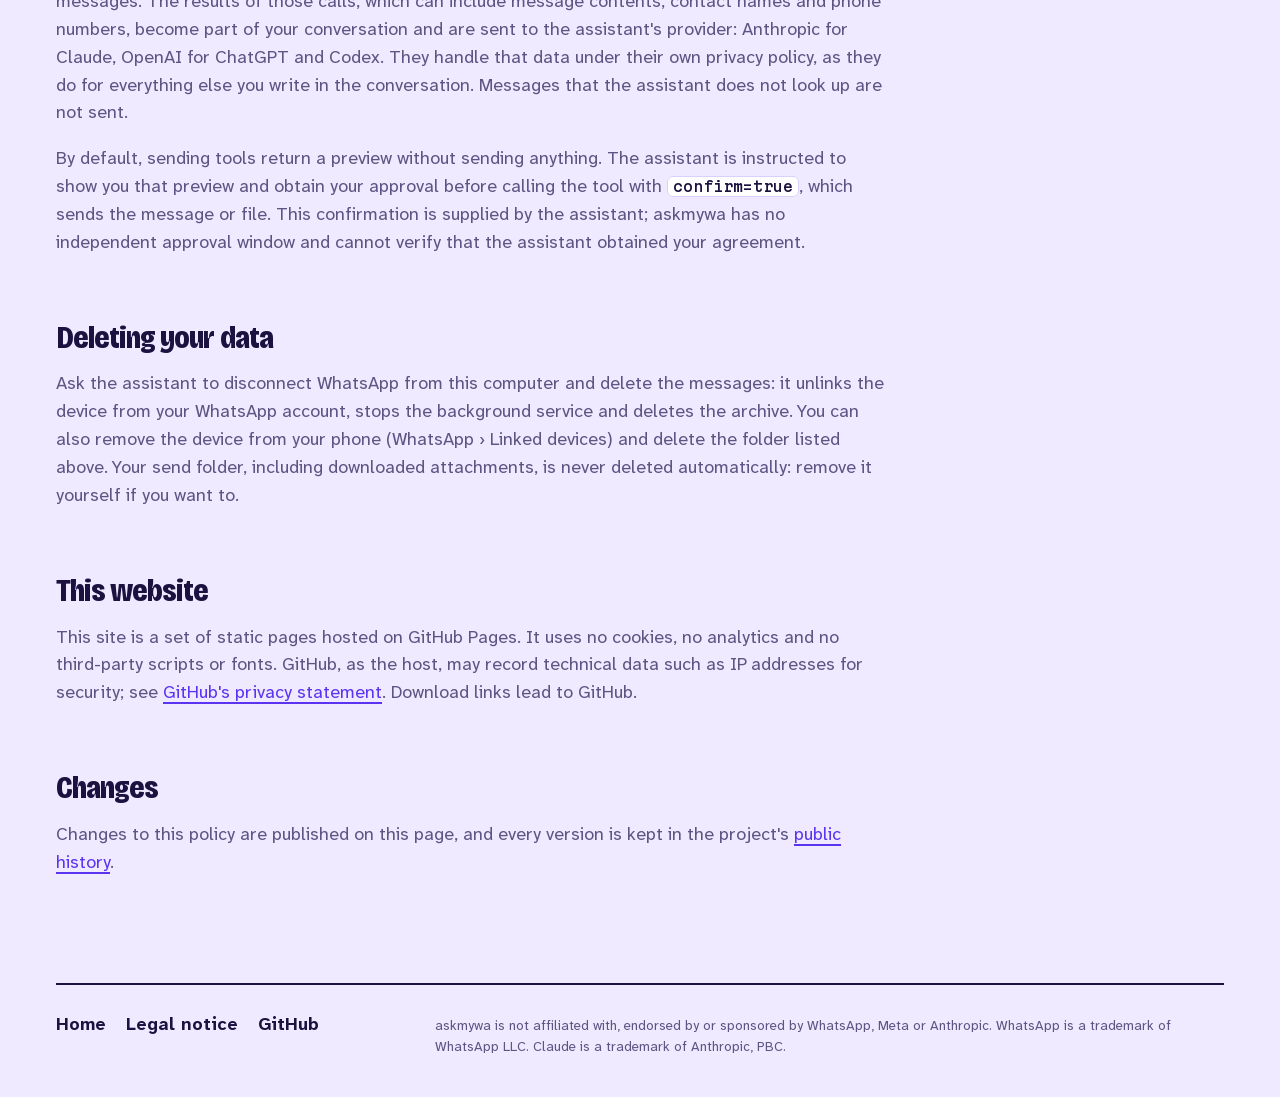
<file: site/privacy/index.html>
<!doctype html>
<html lang="en">
<head>
<meta charset="utf-8">
<meta name="viewport" content="width=device-width, initial-scale=1">
<title>Privacy policy — askmywa, the WhatsApp MCP for Claude</title>
<meta name="description" content="How askmywa (whatsapp-mcp) handles your data: your WhatsApp archive stays on your computer, only what the assistant looks up reaches it, and the project collects nothing.">
<link rel="canonical" href="https://askmywa.com/privacy/">
<link rel="alternate" hreflang="en" href="https://askmywa.com/privacy/">
<link rel="alternate" hreflang="fr" href="https://askmywa.com/fr/confidentialite/">
<link rel="alternate" hreflang="x-default" href="https://askmywa.com/privacy/">
<link rel="icon" href="../assets/favicon.svg" type="image/svg+xml">
<link rel="icon" href="../assets/icon-192.png" type="image/png" sizes="192x192">
<link rel="stylesheet" href="../assets/style.css">
<link rel="apple-touch-icon" href="../assets/apple-touch-icon.png">
<meta name="theme-color" content="#efeaff" media="(prefers-color-scheme: light)">
<meta name="theme-color" content="#120a2e" media="(prefers-color-scheme: dark)">
<meta property="og:type" content="website">
<meta property="og:site_name" content="askmywa">
<meta property="og:url" content="https://askmywa.com/privacy/">
<meta property="og:title" content="Privacy policy — askmywa, the WhatsApp MCP for Claude">
<meta property="og:description" content="Your WhatsApp archive stays on your computer, and the project collects nothing.">
<meta property="og:image" content="https://askmywa.com/assets/og-en.jpg">
<meta property="og:image:width" content="1200">
<meta property="og:image:height" content="630">
<meta property="og:locale" content="en_US">
<meta property="og:locale:alternate" content="fr_FR">
<meta name="twitter:card" content="summary_large_image">
</head>
<body>
<div class="wrap">
<header class="bar">
  <a class="wordmark" href="../"><img src="../assets/favicon.svg" alt="" width="30" height="30">askmy<b>wa</b></a>
  <nav class="links" aria-label="Main">
    <a href="../fr/confidentialite/" hreflang="fr" lang="fr">FR</a>
    <a href="https://github.com/Ruwad-io/askmywa">GitHub</a>
  </nav>
</header>
<main>
<article class="doc">
<h1>Privacy policy</h1>
<p class="updated">Last updated: 28 November 2026</p>

<p>This policy covers askmywa, the open-source software presented on this site (the Claude Desktop extension, the command-line program and the installer), and this website. In short: <b>the software runs on your computer, and the project collects no data at all.</b></p>

<h2>Who we are</h2>
<p>askmywa is published by RUWAD, a company registered in Paris (see the <a href="../legal/">legal notice</a>). It is an open-source project, released under the MIT license at <a href="https://github.com/Ruwad-io/askmywa">github.com/Ruwad-io/askmywa</a>. It is not affiliated with WhatsApp, Meta or Anthropic. Contact: <a href="https://github.com/Ruwad-io/askmywa/issues">GitHub issues</a>.</p>

<h2>What the project collects</h2>
<p>Nothing. There is no account, no server run by the project, no telemetry, no analytics and no crash reporting. The project never receives your messages, contacts, phone number or files.</p>

<h2>What is stored on your computer</h2>
<p>To work, the software keeps these on your own computer, in folders that belong to your user account:</p>
<ul>
  <li>the keys of the WhatsApp linked-device session, as WhatsApp Web keeps in your browser;</li>
  <li>an archive of your messages, chats and contact names, so they can be searched;</li>
  <li>attachments you ask to download, in a <code>media</code> folder inside your send folder, so they can be sent on;</li>
  <li>technical logs about the connection and the background service.</li>
</ul>
<p>Apart from attachments, everything is in <code>~/Library/Application Support/askmywa</code> on Mac, <code>%LOCALAPPDATA%\askmywa</code> on Windows and <code>~/.local/share/askmywa</code> on Linux. Installs made before the project was renamed from whatsapp-mcp keep their <code>whatsapp-mcp</code> folder.</p>

<h2>Connections the software makes</h2>
<ul>
  <li><b>WhatsApp's servers</b>, as a linked device, to receive and send your messages. WhatsApp's own privacy policy applies to that connection.</li>
  <li><b>GitHub</b>, only when you download, install or upgrade the software.</li>
  <li><b>A server app of your own</b>, only if you turn on <a href="../server/">server mode</a> yourself: the HTTP door answers the app you point at it, and the webhook posts each new message to the address you set. Neither is on by default, and neither reaches the project.</li>
</ul>
<p>It makes no other network connection.</p>

<h2>Your AI assistant</h2>
<p>When you ask your assistant something, it may call the software's tools, for example to search your messages. The results of those calls, which can include message contents, contact names and phone numbers, become part of your conversation and are sent to the assistant's provider: Anthropic for Claude, OpenAI for ChatGPT and Codex. They handle that data under their own privacy policy, as they do for everything else you write in the conversation. Messages that the assistant does not look up are not sent.</p>
<p>By default, sending tools return a preview without sending anything. The assistant is instructed to show you that preview and obtain your approval before calling the tool with <code>confirm=true</code>, which sends the message or file. This confirmation is supplied by the assistant; askmywa has no independent approval window and cannot verify that the assistant obtained your agreement.</p>

<h2>Deleting your data</h2>
<p>Ask the assistant to disconnect WhatsApp from this computer and delete the messages: it unlinks the device from your WhatsApp account, stops the background service and deletes the archive. You can also remove the device from your phone (WhatsApp › Linked devices) and delete the folder listed above. Your send folder, including downloaded attachments, is never deleted automatically: remove it yourself if you want to.</p>

<h2>This website</h2>
<p>This site is a set of static pages hosted on GitHub Pages. It uses no cookies, no analytics and no third-party scripts or fonts. GitHub, as the host, may record technical data such as IP addresses for security; see <a href="https://docs.github.com/en/site-policy/privacy-policies/github-general-privacy-statement">GitHub's privacy statement</a>. Download links lead to GitHub.</p>

<h2>Changes</h2>
<p>Changes to this policy are published on this page, and every version is kept in the project's <a href="https://github.com/Ruwad-io/askmywa/commits/main/site/privacy/index.html">public history</a>.</p>
</article>
</main>
</div>
<footer>
  <div class="wrap">
    <div class="foot">
      <nav aria-label="Footer"><a href="../">Home</a><a href="../legal/">Legal notice</a><a href="https://github.com/Ruwad-io/askmywa">GitHub</a></nav>
      <p class="legal">askmywa is not affiliated with, endorsed by or sponsored by WhatsApp, Meta or Anthropic. WhatsApp is a trademark of WhatsApp LLC. Claude is a trademark of Anthropic, PBC.</p>
    </div>
  </div>
</footer>
</body>
</html>
</file>
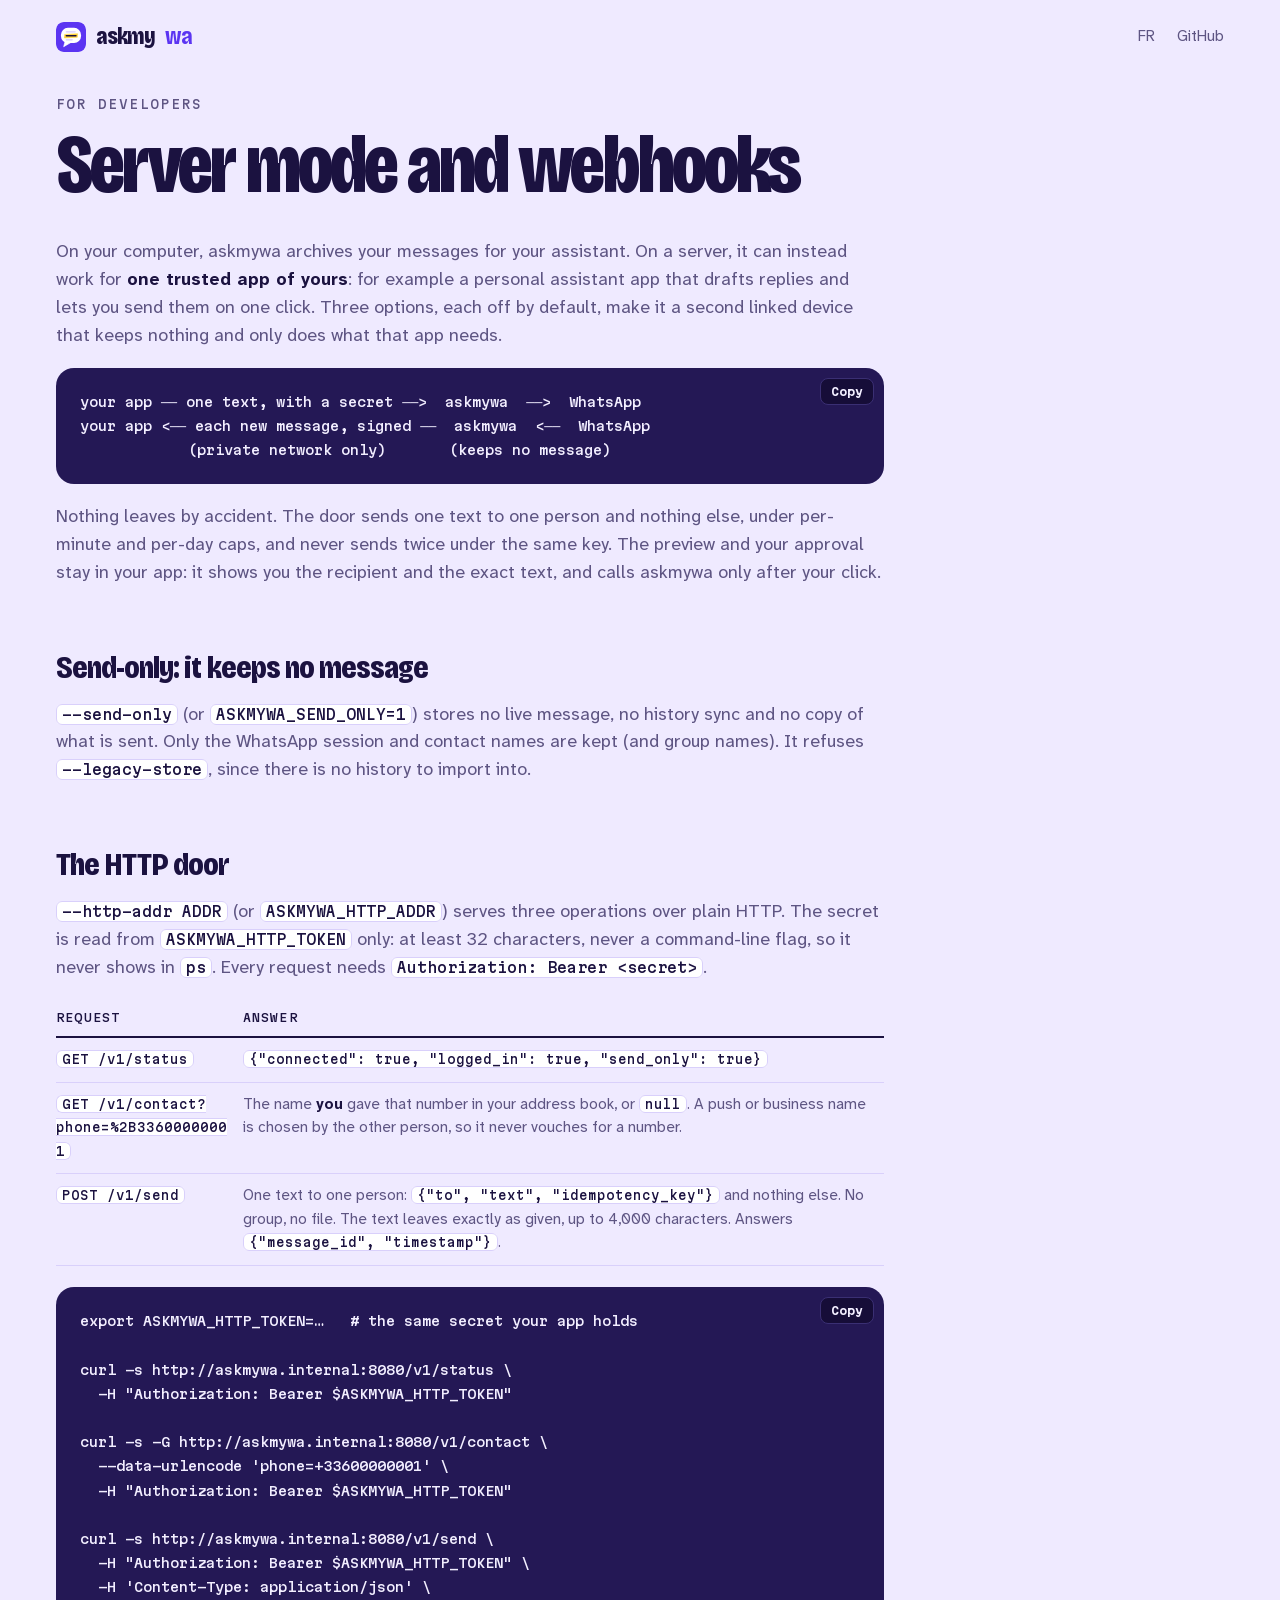
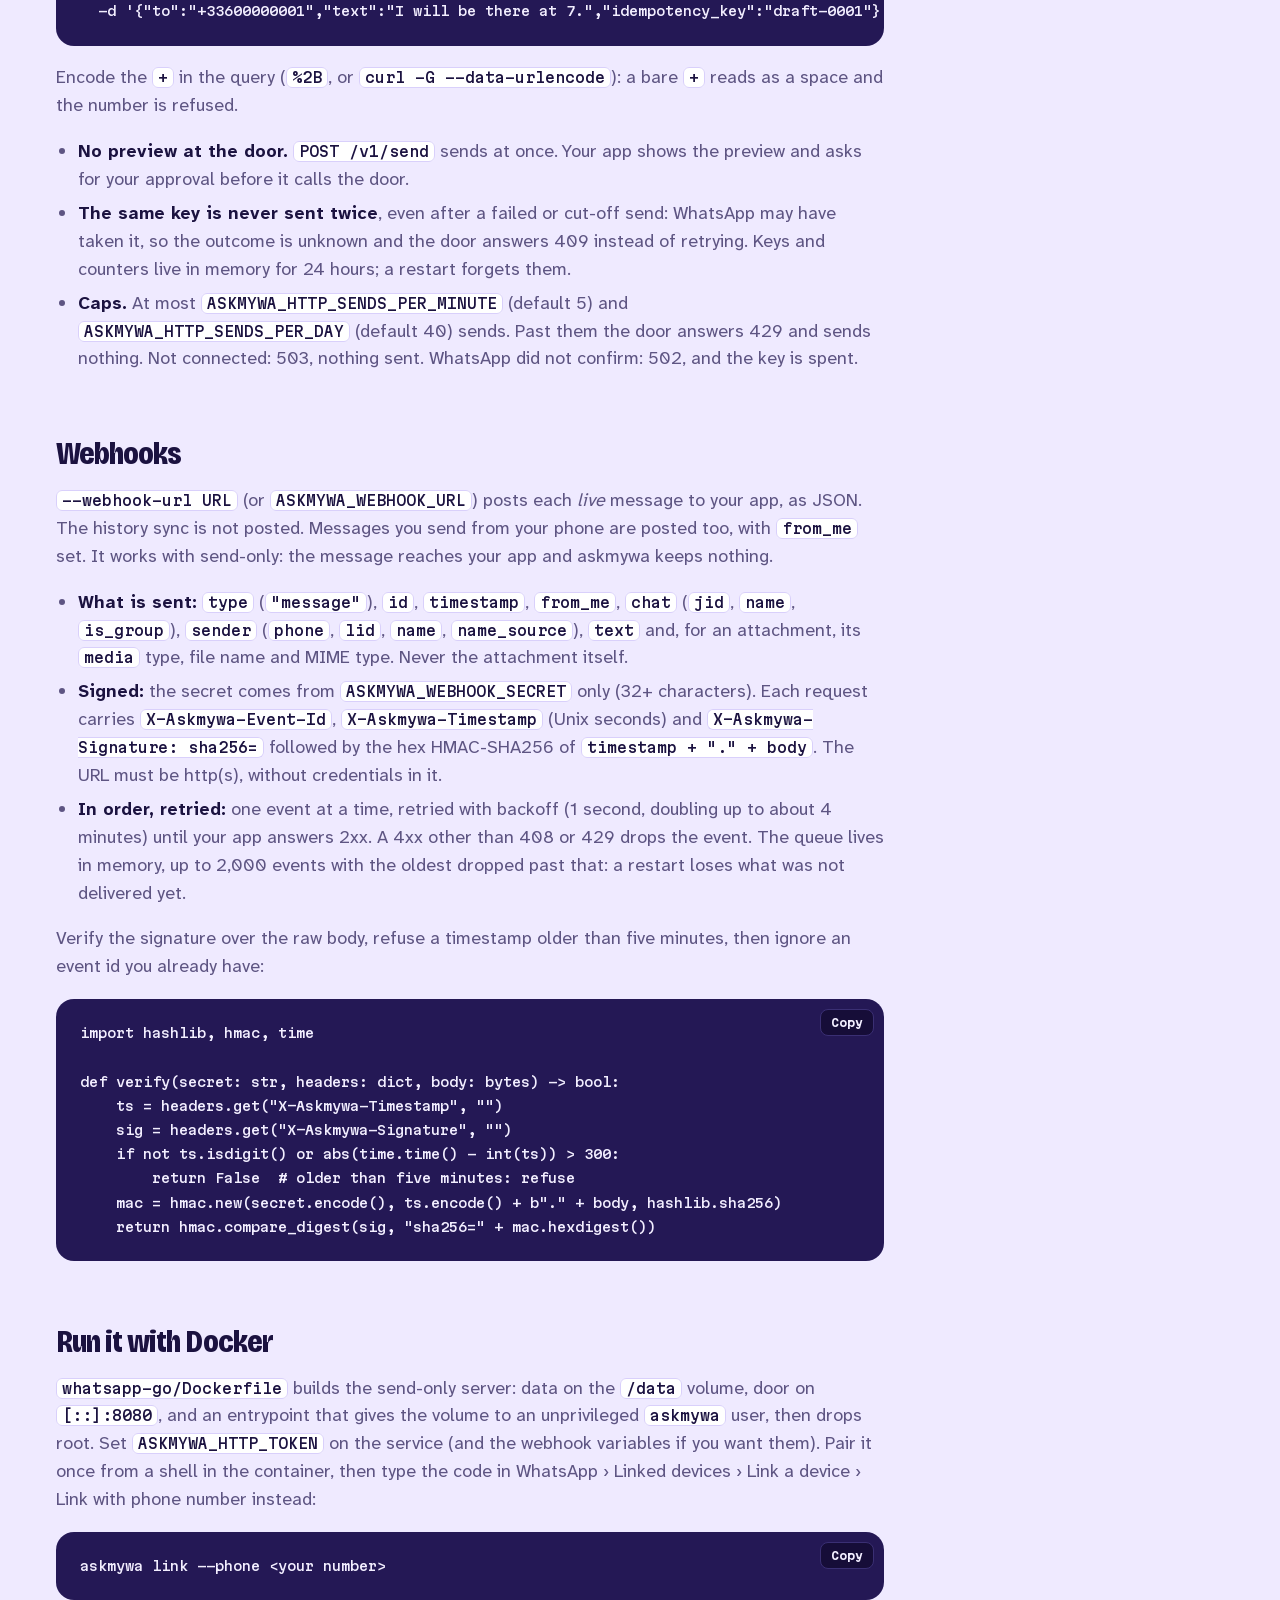
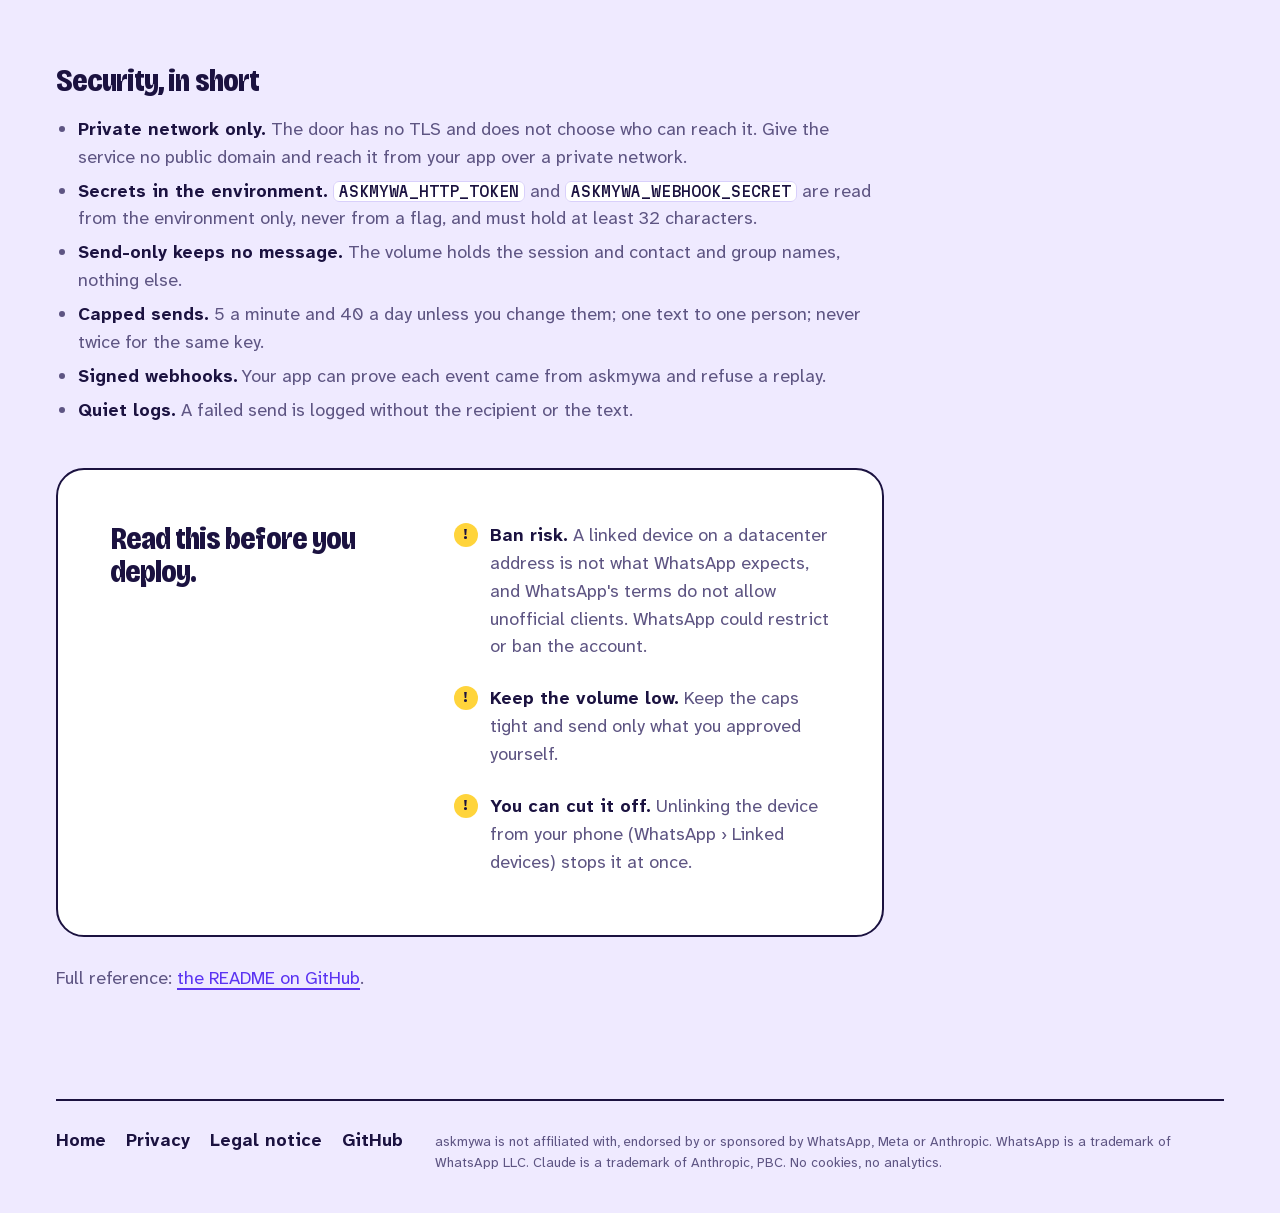
<file: site/server/index.html>
<!doctype html>
<html lang="en">
<head>
<meta charset="utf-8">
<meta name="viewport" content="width=device-width, initial-scale=1">
<title>Server mode and webhooks — askmywa, the WhatsApp MCP</title>
<meta name="description" content="Run askmywa on your own server for one trusted app: send-only (it keeps no message), a private HTTP door with a secret and send caps, and signed webhooks for each new message.">
<link rel="canonical" href="https://askmywa.com/server/">
<link rel="alternate" hreflang="en" href="https://askmywa.com/server/">
<link rel="alternate" hreflang="fr" href="https://askmywa.com/fr/serveur/">
<link rel="alternate" hreflang="x-default" href="https://askmywa.com/server/">
<link rel="icon" href="../assets/favicon.svg" type="image/svg+xml">
<link rel="icon" href="../assets/icon-192.png" type="image/png" sizes="192x192">
<link rel="stylesheet" href="../assets/style.css">
<link rel="apple-touch-icon" href="../assets/apple-touch-icon.png">
<meta name="theme-color" content="#efeaff" media="(prefers-color-scheme: light)">
<meta name="theme-color" content="#120a2e" media="(prefers-color-scheme: dark)">
<meta property="og:type" content="website">
<meta property="og:site_name" content="askmywa">
<meta property="og:url" content="https://askmywa.com/server/">
<meta property="og:title" content="Server mode and webhooks — askmywa">
<meta property="og:description" content="Send-only, a private HTTP door with send caps, and signed webhooks: askmywa for one trusted app on your own server.">
<meta property="og:image" content="https://askmywa.com/assets/og-en.jpg">
<meta property="og:image:width" content="1200">
<meta property="og:image:height" content="630">
<meta property="og:locale" content="en_US">
<meta property="og:locale:alternate" content="fr_FR">
<meta name="twitter:card" content="summary_large_image">
</head>
<body>
<div class="wrap">
<header class="bar">
  <a class="wordmark" href="../"><img src="../assets/favicon.svg" alt="" width="30" height="30">askmy<b>wa</b></a>
  <nav class="links" aria-label="Main">
    <a href="../fr/serveur/" hreflang="fr" lang="fr">FR</a>
    <a href="https://github.com/Ruwad-io/askmywa">GitHub</a>
  </nav>
</header>
<main>
<article class="doc">
<p class="kicker">For developers</p>
<h1>Server mode and webhooks</h1>

<p>On your computer, askmywa archives your messages for your assistant. On a server, it can instead work for <b>one trusted app of yours</b>: for example a personal assistant app that drafts replies and lets you send them on one click. Three options, each off by default, make it a second linked device that keeps nothing and only does what that app needs.</p>

<pre class="term"><code>your app ── one text, with a secret ──&gt;  askmywa  ──&gt;  WhatsApp
your app &lt;── each new message, signed ──  askmywa  &lt;──  WhatsApp
            (private network only)       (keeps no message)</code></pre>

<p>Nothing leaves by accident. The door sends one text to one person and nothing else, under per-minute and per-day caps, and never sends twice under the same key. The preview and your approval stay in your app: it shows you the recipient and the exact text, and calls askmywa only after your click.</p>

<h2>Send-only: it keeps no message</h2>
<p><code>--send-only</code> (or <code>ASKMYWA_SEND_ONLY=1</code>) stores no live message, no history sync and no copy of what is sent. Only the WhatsApp session and contact names are kept (and group names). It refuses <code>--legacy-store</code>, since there is no history to import into.</p>

<h2>The HTTP door</h2>
<p><code>--http-addr ADDR</code> (or <code>ASKMYWA_HTTP_ADDR</code>) serves three operations over plain HTTP. The secret is read from <code>ASKMYWA_HTTP_TOKEN</code> only: at least 32 characters, never a command-line flag, so it never shows in <code>ps</code>. Every request needs <code>Authorization: Bearer &lt;secret&gt;</code>.</p>
<table>
  <thead><tr><th>Request</th><th>Answer</th></tr></thead>
  <tbody>
    <tr><td><code>GET /v1/status</code></td><td><code>{"connected": true, "logged_in": true, "send_only": true}</code></td></tr>
    <tr><td><code>GET /v1/contact?phone=%2B33600000001</code></td><td>The name <b>you</b> gave that number in your address book, or <code>null</code>. A push or business name is chosen by the other person, so it never vouches for a number.</td></tr>
    <tr><td><code>POST /v1/send</code></td><td>One text to one person: <code>{"to", "text", "idempotency_key"}</code> and nothing else. No group, no file. The text leaves exactly as given, up to 4,000 characters. Answers <code>{"message_id", "timestamp"}</code>.</td></tr>
  </tbody>
</table>
<pre class="term"><code>export ASKMYWA_HTTP_TOKEN=…   # the same secret your app holds

curl -s http://askmywa.internal:8080/v1/status \
  -H "Authorization: Bearer $ASKMYWA_HTTP_TOKEN"

curl -s -G http://askmywa.internal:8080/v1/contact \
  --data-urlencode 'phone=+33600000001' \
  -H "Authorization: Bearer $ASKMYWA_HTTP_TOKEN"

curl -s http://askmywa.internal:8080/v1/send \
  -H "Authorization: Bearer $ASKMYWA_HTTP_TOKEN" \
  -H 'Content-Type: application/json' \
  -d '{"to":"+33600000001","text":"I will be there at 7.","idempotency_key":"draft-0001"}'</code></pre>
<p>Encode the <code>+</code> in the query (<code>%2B</code>, or <code>curl -G --data-urlencode</code>): a bare <code>+</code> reads as a space and the number is refused.</p>
<ul>
  <li><b>No preview at the door.</b> <code>POST /v1/send</code> sends at once. Your app shows the preview and asks for your approval before it calls the door.</li>
  <li><b>The same key is never sent twice</b>, even after a failed or cut-off send: WhatsApp may have taken it, so the outcome is unknown and the door answers 409 instead of retrying. Keys and counters live in memory for 24 hours; a restart forgets them.</li>
  <li><b>Caps.</b> At most <code>ASKMYWA_HTTP_SENDS_PER_MINUTE</code> (default 5) and <code>ASKMYWA_HTTP_SENDS_PER_DAY</code> (default 40) sends. Past them the door answers 429 and sends nothing. Not connected: 503, nothing sent. WhatsApp did not confirm: 502, and the key is spent.</li>
</ul>

<h2>Webhooks</h2>
<p><code>--webhook-url URL</code> (or <code>ASKMYWA_WEBHOOK_URL</code>) posts each <i>live</i> message to your app, as JSON. The history sync is not posted. Messages you send from your phone are posted too, with <code>from_me</code> set. It works with send-only: the message reaches your app and askmywa keeps nothing.</p>
<ul>
  <li><b>What is sent:</b> <code>type</code> (<code>"message"</code>), <code>id</code>, <code>timestamp</code>, <code>from_me</code>, <code>chat</code> (<code>jid</code>, <code>name</code>, <code>is_group</code>), <code>sender</code> (<code>phone</code>, <code>lid</code>, <code>name</code>, <code>name_source</code>), <code>text</code> and, for an attachment, its <code>media</code> type, file name and MIME type. Never the attachment itself.</li>
  <li><b>Signed:</b> the secret comes from <code>ASKMYWA_WEBHOOK_SECRET</code> only (32+ characters). Each request carries <code>X-Askmywa-Event-Id</code>, <code>X-Askmywa-Timestamp</code> (Unix seconds) and <code>X-Askmywa-Signature: sha256=</code> followed by the hex HMAC-SHA256 of <code>timestamp + "." + body</code>. The URL must be http(s), without credentials in it.</li>
  <li><b>In order, retried:</b> one event at a time, retried with backoff (1 second, doubling up to about 4 minutes) until your app answers 2xx. A 4xx other than 408 or 429 drops the event. The queue lives in memory, up to 2,000 events with the oldest dropped past that: a restart loses what was not delivered yet.</li>
</ul>
<p>Verify the signature over the raw body, refuse a timestamp older than five minutes, then ignore an event id you already have:</p>
<pre class="term"><code>import hashlib, hmac, time

def verify(secret: str, headers: dict, body: bytes) -&gt; bool:
    ts = headers.get("X-Askmywa-Timestamp", "")
    sig = headers.get("X-Askmywa-Signature", "")
    if not ts.isdigit() or abs(time.time() - int(ts)) &gt; 300:
        return False  # older than five minutes: refuse
    mac = hmac.new(secret.encode(), ts.encode() + b"." + body, hashlib.sha256)
    return hmac.compare_digest(sig, "sha256=" + mac.hexdigest())</code></pre>

<h2>Run it with Docker</h2>
<p><code>whatsapp-go/Dockerfile</code> builds the send-only server: data on the <code>/data</code> volume, door on <code>[::]:8080</code>, and an entrypoint that gives the volume to an unprivileged <code>askmywa</code> user, then drops root. Set <code>ASKMYWA_HTTP_TOKEN</code> on the service (and the webhook variables if you want them). Pair it once from a shell in the container, then type the code in WhatsApp › Linked devices › Link a device › Link with phone number instead:</p>
<pre class="term"><code>askmywa link --phone &lt;your number&gt;</code></pre>

<h2>Security, in short</h2>
<ul>
  <li><b>Private network only.</b> The door has no TLS and does not choose who can reach it. Give the service no public domain and reach it from your app over a private network.</li>
  <li><b>Secrets in the environment.</b> <code>ASKMYWA_HTTP_TOKEN</code> and <code>ASKMYWA_WEBHOOK_SECRET</code> are read from the environment only, never from a flag, and must hold at least 32 characters.</li>
  <li><b>Send-only keeps no message.</b> The volume holds the session and contact and group names, nothing else.</li>
  <li><b>Capped sends.</b> 5 a minute and 40 a day unless you change them; one text to one person; never twice for the same key.</li>
  <li><b>Signed webhooks.</b> Your app can prove each event came from askmywa and refuse a replay.</li>
  <li><b>Quiet logs.</b> A failed send is logged without the recipient or the text.</li>
</ul>

<div class="honest">
  <h2>Read this before you deploy.</h2>
  <ul>
    <li><b>Ban risk.</b> A linked device on a datacenter address is not what WhatsApp expects, and WhatsApp's terms do not allow unofficial clients. WhatsApp could restrict or ban the account.</li>
    <li><b>Keep the volume low.</b> Keep the caps tight and send only what you approved yourself.</li>
    <li><b>You can cut it off.</b> Unlinking the device from your phone (WhatsApp › Linked devices) stops it at once.</li>
  </ul>
</div>

<p>Full reference: <a href="https://github.com/Ruwad-io/askmywa#server-mode-send-only-a-private-http-door-and-webhooks">the README on GitHub</a>.</p>
</article>
</main>
</div>
<footer>
  <div class="wrap">
    <div class="foot">
      <nav aria-label="Footer"><a href="../">Home</a><a href="../privacy/">Privacy</a><a href="../legal/">Legal notice</a><a href="https://github.com/Ruwad-io/askmywa">GitHub</a></nav>
      <p class="legal">askmywa is not affiliated with, endorsed by or sponsored by WhatsApp, Meta or Anthropic. WhatsApp is a trademark of WhatsApp LLC. Claude is a trademark of Anthropic, PBC. No cookies, no analytics.</p>
    </div>
  </div>
</footer>
<script src="../assets/site.js" defer></script>
</body>
</html>
</file>
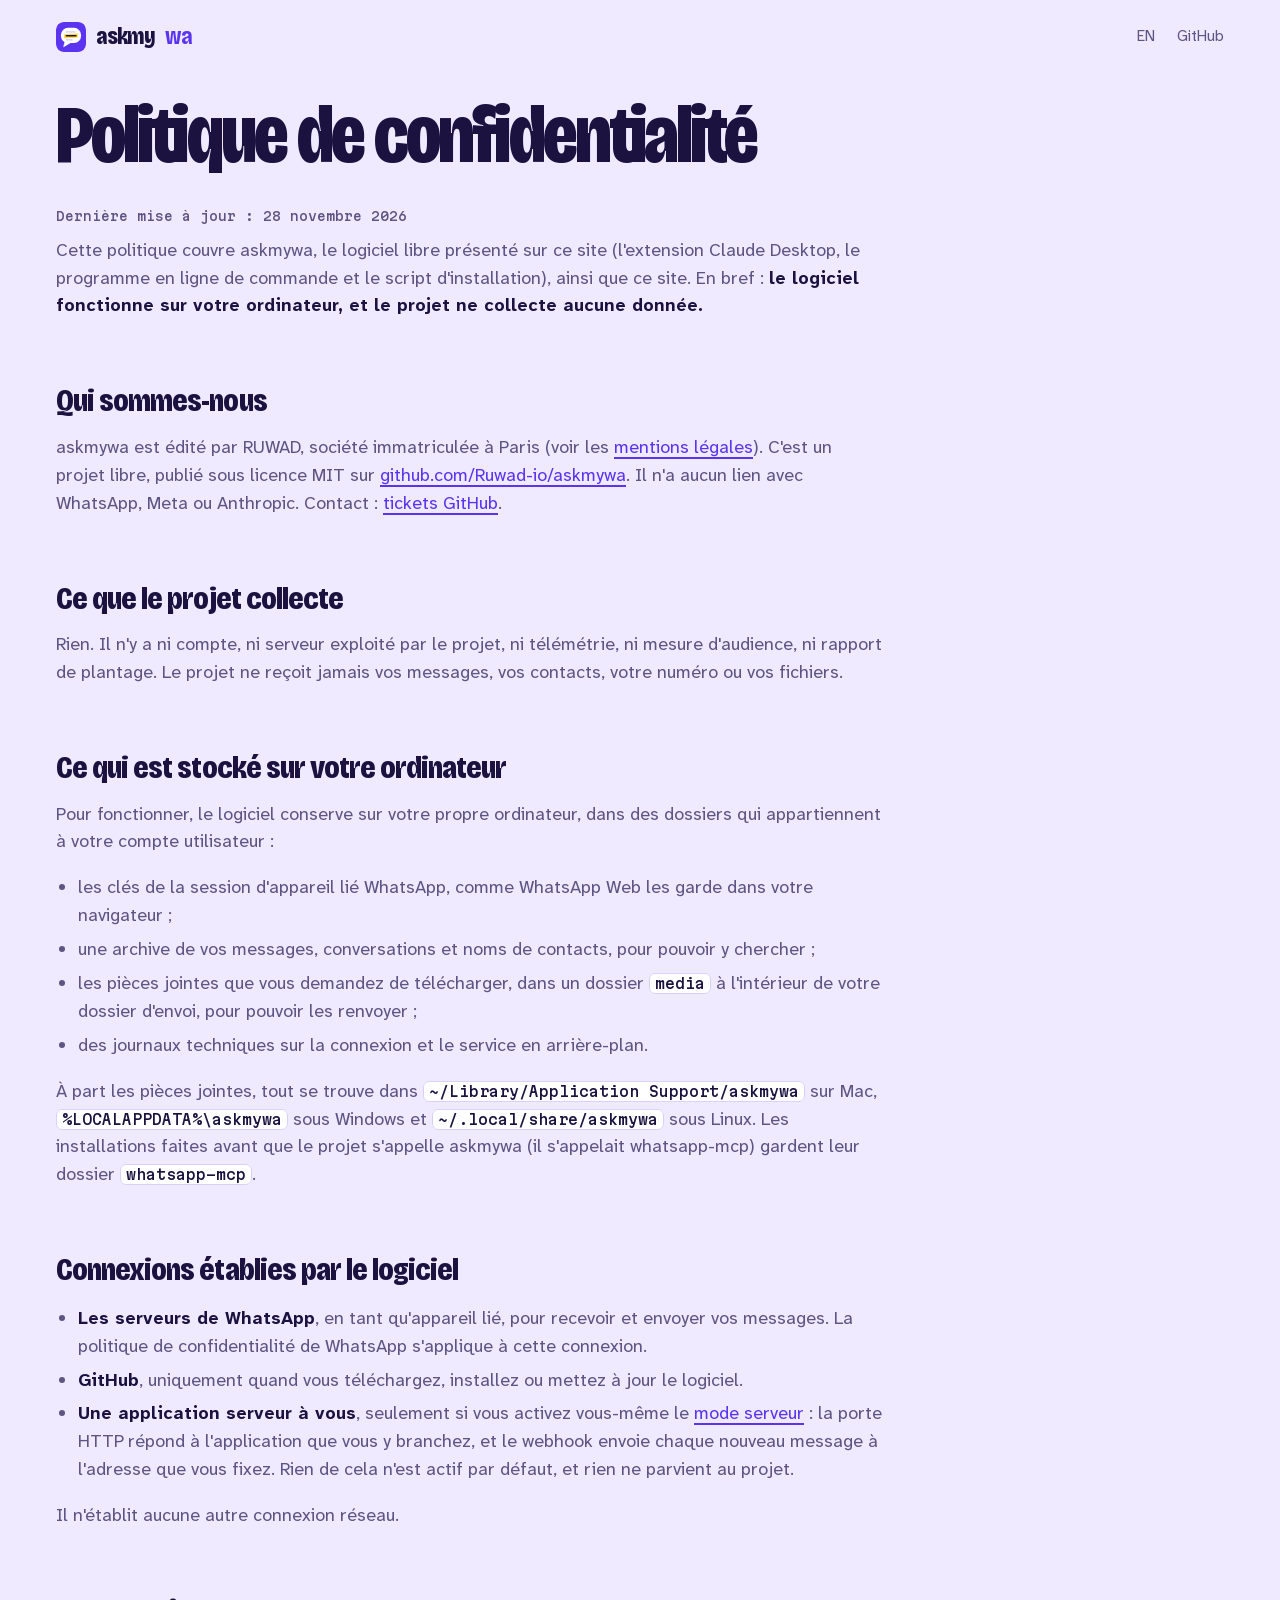
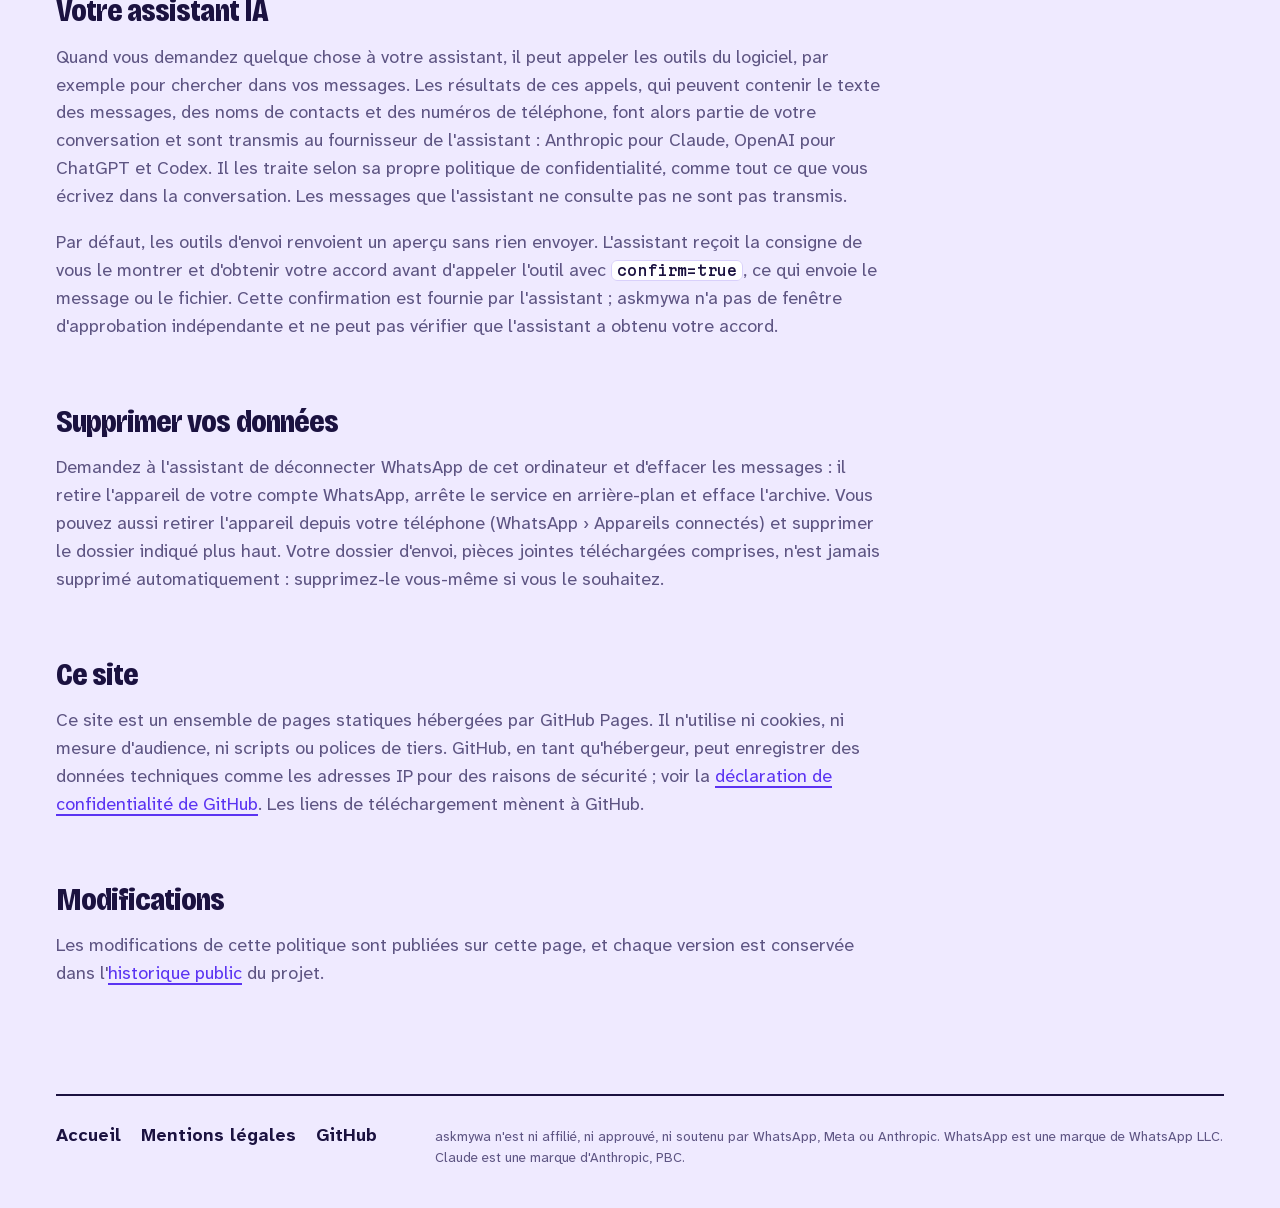
<file: site/fr/confidentialite/index.html>
<!doctype html>
<html lang="fr">
<head>
<meta charset="utf-8">
<meta name="viewport" content="width=device-width, initial-scale=1">
<title>Politique de confidentialité — askmywa, le WhatsApp MCP pour Claude</title>
<meta name="description" content="Comment askmywa (whatsapp-mcp) traite vos données : l'archive WhatsApp reste sur votre ordinateur, seul ce que l'assistant consulte lui parvient, et le projet ne collecte rien.">
<link rel="canonical" href="https://askmywa.com/fr/confidentialite/">
<link rel="alternate" hreflang="en" href="https://askmywa.com/privacy/">
<link rel="alternate" hreflang="fr" href="https://askmywa.com/fr/confidentialite/">
<link rel="alternate" hreflang="x-default" href="https://askmywa.com/privacy/">
<link rel="icon" href="../../assets/favicon.svg" type="image/svg+xml">
<link rel="icon" href="../../assets/icon-192.png" type="image/png" sizes="192x192">
<link rel="stylesheet" href="../../assets/style.css">
<link rel="apple-touch-icon" href="../../assets/apple-touch-icon.png">
<meta name="theme-color" content="#efeaff" media="(prefers-color-scheme: light)">
<meta name="theme-color" content="#120a2e" media="(prefers-color-scheme: dark)">
<meta property="og:type" content="website">
<meta property="og:site_name" content="askmywa">
<meta property="og:url" content="https://askmywa.com/fr/confidentialite/">
<meta property="og:title" content="Politique de confidentialité — askmywa, le WhatsApp MCP pour Claude">
<meta property="og:description" content="Votre archive WhatsApp reste sur votre ordinateur, et le projet ne collecte rien.">
<meta property="og:image" content="https://askmywa.com/assets/og-fr.jpg">
<meta property="og:image:width" content="1200">
<meta property="og:image:height" content="630">
<meta property="og:locale" content="fr_FR">
<meta property="og:locale:alternate" content="en_US">
<meta name="twitter:card" content="summary_large_image">
</head>
<body>
<div class="wrap">
<header class="bar">
  <a class="wordmark" href="../"><img src="../../assets/favicon.svg" alt="" width="30" height="30">askmy<b>wa</b></a>
  <nav class="links" aria-label="Principal">
    <a href="../../privacy/" hreflang="en" lang="en">EN</a>
    <a href="https://github.com/Ruwad-io/askmywa">GitHub</a>
  </nav>
</header>
<main>
<article class="doc">
<h1>Politique de confidentialité</h1>
<p class="updated">Dernière mise à jour : 28 novembre 2026</p>

<p>Cette politique couvre askmywa, le logiciel libre présenté sur ce site (l'extension Claude Desktop, le programme en ligne de commande et le script d'installation), ainsi que ce site. En bref : <b>le logiciel fonctionne sur votre ordinateur, et le projet ne collecte aucune donnée.</b></p>

<h2>Qui sommes-nous</h2>
<p>askmywa est édité par RUWAD, société immatriculée à Paris (voir les <a href="../mentions-legales/">mentions légales</a>). C'est un projet libre, publié sous licence MIT sur <a href="https://github.com/Ruwad-io/askmywa">github.com/Ruwad-io/askmywa</a>. Il n'a aucun lien avec WhatsApp, Meta ou Anthropic. Contact : <a href="https://github.com/Ruwad-io/askmywa/issues">tickets GitHub</a>.</p>

<h2>Ce que le projet collecte</h2>
<p>Rien. Il n'y a ni compte, ni serveur exploité par le projet, ni télémétrie, ni mesure d'audience, ni rapport de plantage. Le projet ne reçoit jamais vos messages, vos contacts, votre numéro ou vos fichiers.</p>

<h2>Ce qui est stocké sur votre ordinateur</h2>
<p>Pour fonctionner, le logiciel conserve sur votre propre ordinateur, dans des dossiers qui appartiennent à votre compte utilisateur :</p>
<ul>
  <li>les clés de la session d'appareil lié WhatsApp, comme WhatsApp Web les garde dans votre navigateur ;</li>
  <li>une archive de vos messages, conversations et noms de contacts, pour pouvoir y chercher ;</li>
  <li>les pièces jointes que vous demandez de télécharger, dans un dossier <code>media</code> à l'intérieur de votre dossier d'envoi, pour pouvoir les renvoyer ;</li>
  <li>des journaux techniques sur la connexion et le service en arrière-plan.</li>
</ul>
<p>À part les pièces jointes, tout se trouve dans <code>~/Library/Application Support/askmywa</code> sur Mac, <code>%LOCALAPPDATA%\askmywa</code> sous Windows et <code>~/.local/share/askmywa</code> sous Linux. Les installations faites avant que le projet s'appelle askmywa (il s'appelait whatsapp-mcp) gardent leur dossier <code>whatsapp-mcp</code>.</p>

<h2>Connexions établies par le logiciel</h2>
<ul>
  <li><b>Les serveurs de WhatsApp</b>, en tant qu'appareil lié, pour recevoir et envoyer vos messages. La politique de confidentialité de WhatsApp s'applique à cette connexion.</li>
  <li><b>GitHub</b>, uniquement quand vous téléchargez, installez ou mettez à jour le logiciel.</li>
  <li><b>Une application serveur à vous</b>, seulement si vous activez vous-même le <a href="../serveur/">mode serveur</a> : la porte HTTP répond à l'application que vous y branchez, et le webhook envoie chaque nouveau message à l'adresse que vous fixez. Rien de cela n'est actif par défaut, et rien ne parvient au projet.</li>
</ul>
<p>Il n'établit aucune autre connexion réseau.</p>

<h2>Votre assistant IA</h2>
<p>Quand vous demandez quelque chose à votre assistant, il peut appeler les outils du logiciel, par exemple pour chercher dans vos messages. Les résultats de ces appels, qui peuvent contenir le texte des messages, des noms de contacts et des numéros de téléphone, font alors partie de votre conversation et sont transmis au fournisseur de l'assistant : Anthropic pour Claude, OpenAI pour ChatGPT et Codex. Il les traite selon sa propre politique de confidentialité, comme tout ce que vous écrivez dans la conversation. Les messages que l'assistant ne consulte pas ne sont pas transmis.</p>
<p>Par défaut, les outils d'envoi renvoient un aperçu sans rien envoyer. L'assistant reçoit la consigne de vous le montrer et d'obtenir votre accord avant d'appeler l'outil avec <code>confirm=true</code>, ce qui envoie le message ou le fichier. Cette confirmation est fournie par l'assistant ; askmywa n'a pas de fenêtre d'approbation indépendante et ne peut pas vérifier que l'assistant a obtenu votre accord.</p>

<h2>Supprimer vos données</h2>
<p>Demandez à l'assistant de déconnecter WhatsApp de cet ordinateur et d'effacer les messages : il retire l'appareil de votre compte WhatsApp, arrête le service en arrière-plan et efface l'archive. Vous pouvez aussi retirer l'appareil depuis votre téléphone (WhatsApp › Appareils connectés) et supprimer le dossier indiqué plus haut. Votre dossier d'envoi, pièces jointes téléchargées comprises, n'est jamais supprimé automatiquement : supprimez-le vous-même si vous le souhaitez.</p>

<h2>Ce site</h2>
<p>Ce site est un ensemble de pages statiques hébergées par GitHub Pages. Il n'utilise ni cookies, ni mesure d'audience, ni scripts ou polices de tiers. GitHub, en tant qu'hébergeur, peut enregistrer des données techniques comme les adresses IP pour des raisons de sécurité ; voir la <a href="https://docs.github.com/en/site-policy/privacy-policies/github-general-privacy-statement">déclaration de confidentialité de GitHub</a>. Les liens de téléchargement mènent à GitHub.</p>

<h2>Modifications</h2>
<p>Les modifications de cette politique sont publiées sur cette page, et chaque version est conservée dans l'<a href="https://github.com/Ruwad-io/askmywa/commits/main/site/fr/confidentialite/index.html">historique public</a> du projet.</p>
</article>
</main>
</div>
<footer>
  <div class="wrap">
    <div class="foot">
      <nav aria-label="Footer"><a href="../">Accueil</a><a href="../mentions-legales/">Mentions légales</a><a href="https://github.com/Ruwad-io/askmywa">GitHub</a></nav>
      <p class="legal">askmywa n'est ni affilié, ni approuvé, ni soutenu par WhatsApp, Meta ou Anthropic. WhatsApp est une marque de WhatsApp LLC. Claude est une marque d'Anthropic, PBC.</p>
    </div>
  </div>
</footer>
</body>
</html>
</file>
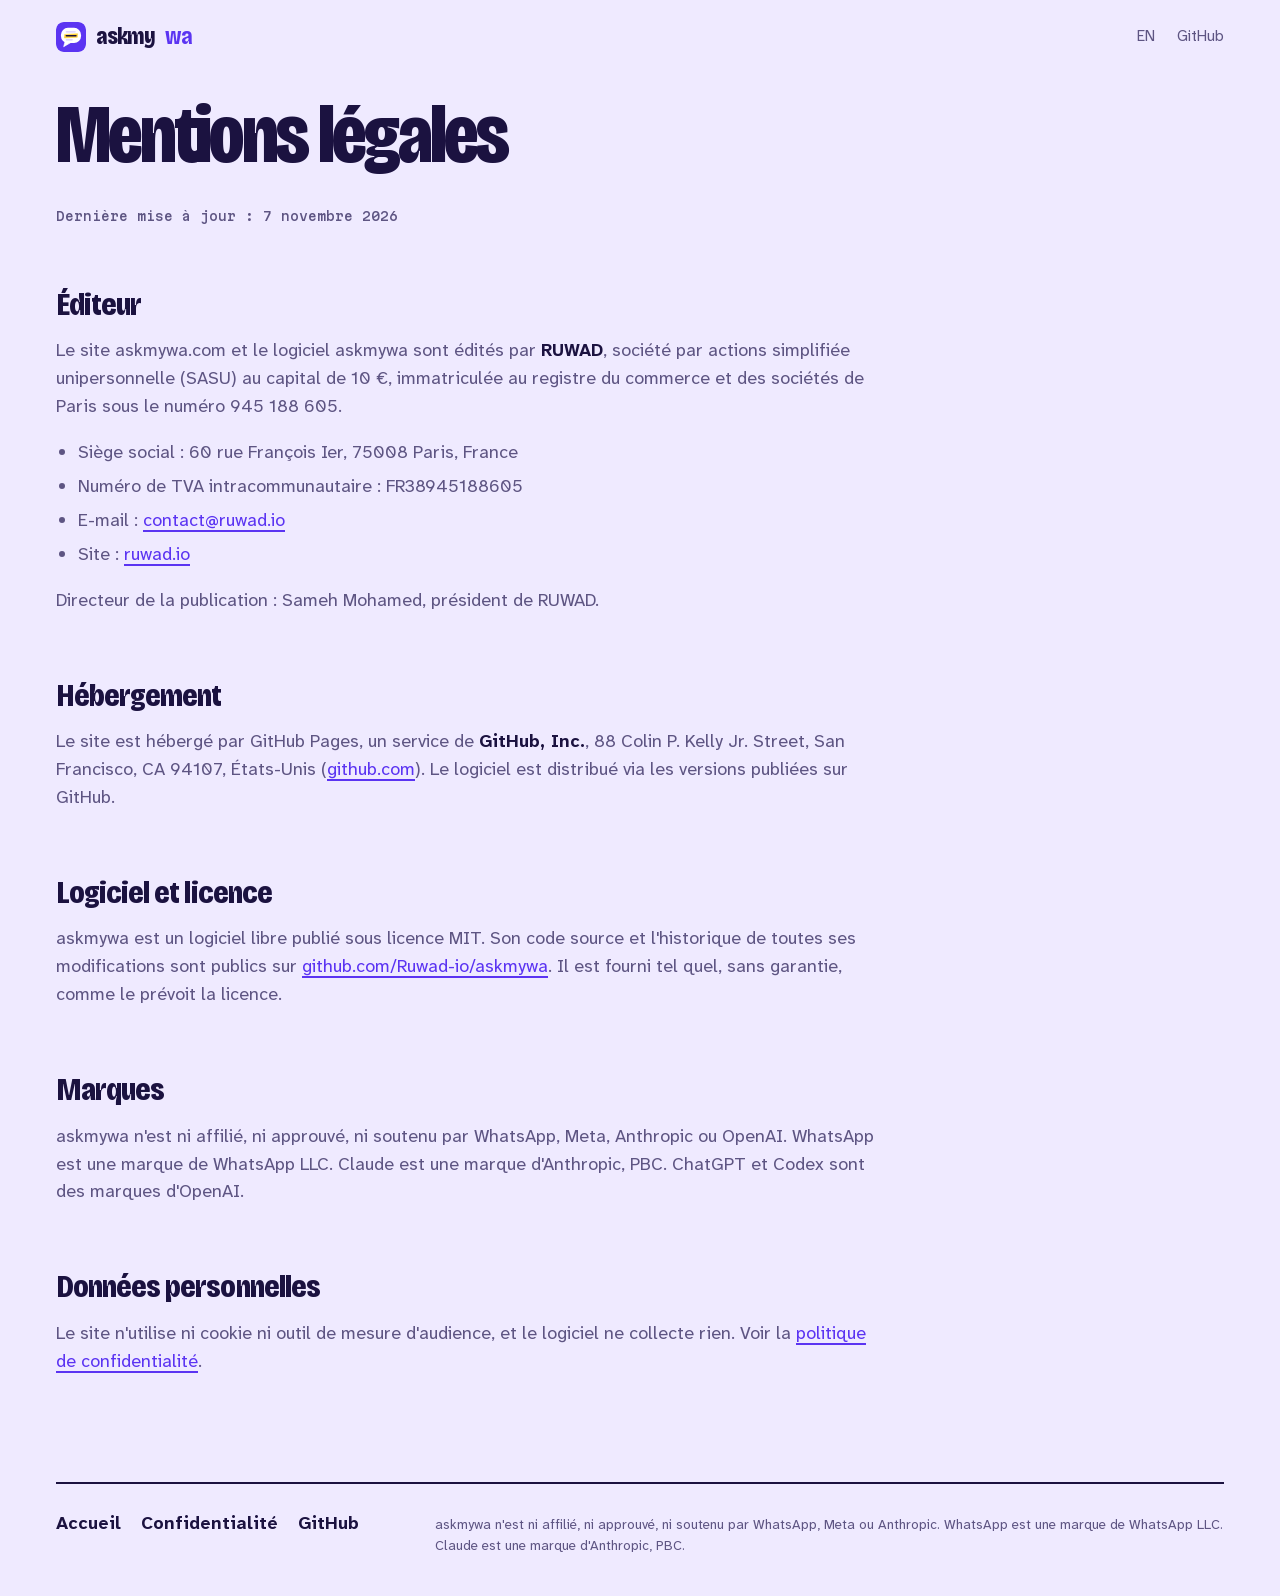
<file: site/fr/mentions-legales/index.html>
<!doctype html>
<html lang="fr">
<head>
<meta charset="utf-8">
<meta name="viewport" content="width=device-width, initial-scale=1">
<title>Mentions légales — askmywa</title>
<meta name="description" content="Mentions légales d'askmywa.com : édité par RUWAD (SASU, RCS Paris 945 188 605), hébergé par GitHub Pages.">
<link rel="canonical" href="https://askmywa.com/fr/mentions-legales/">
<link rel="alternate" hreflang="en" href="https://askmywa.com/legal/">
<link rel="alternate" hreflang="fr" href="https://askmywa.com/fr/mentions-legales/">
<link rel="alternate" hreflang="x-default" href="https://askmywa.com/legal/">
<link rel="icon" href="../../assets/favicon.svg" type="image/svg+xml">
<link rel="icon" href="../../assets/icon-192.png" type="image/png" sizes="192x192">
<link rel="stylesheet" href="../../assets/style.css">
<link rel="apple-touch-icon" href="../../assets/apple-touch-icon.png">
<meta name="theme-color" content="#efeaff" media="(prefers-color-scheme: light)">
<meta name="theme-color" content="#120a2e" media="(prefers-color-scheme: dark)">
<meta property="og:type" content="website">
<meta property="og:site_name" content="askmywa">
<meta property="og:url" content="https://askmywa.com/fr/mentions-legales/">
<meta property="og:title" content="Mentions légales — askmywa">
<meta property="og:description" content="askmywa est édité par RUWAD, à Paris.">
<meta property="og:image" content="https://askmywa.com/assets/og-fr.jpg">
<meta property="og:image:width" content="1200">
<meta property="og:image:height" content="630">
<meta property="og:locale" content="fr_FR">
<meta property="og:locale:alternate" content="en_US">
<meta name="twitter:card" content="summary_large_image">
</head>
<body>
<div class="wrap">
<header class="bar">
  <a class="wordmark" href="../"><img src="../../assets/favicon.svg" alt="" width="30" height="30">askmy<b>wa</b></a>
  <nav class="links" aria-label="Principal">
    <a href="../../legal/" hreflang="en" lang="en">EN</a>
    <a href="https://github.com/Ruwad-io/askmywa">GitHub</a>
  </nav>
</header>
<main>
<article class="doc">
<h1>Mentions légales</h1>
<p class="updated">Dernière mise à jour : 7 novembre 2026</p>

<h2>Éditeur</h2>
<p>Le site askmywa.com et le logiciel askmywa sont édités par <b>RUWAD</b>, société par actions simplifiée unipersonnelle (SASU) au capital de 10 €, immatriculée au registre du commerce et des sociétés de Paris sous le numéro 945 188 605.</p>
<ul>
  <li>Siège social : 60 rue François Ier, 75008 Paris, France</li>
  <li>Numéro de TVA intracommunautaire : FR38945188605</li>
  <li>E-mail : <a href="mailto:contact@ruwad.io">contact@ruwad.io</a></li>
  <li>Site : <a href="https://ruwad.io">ruwad.io</a></li>
</ul>
<p>Directeur de la publication : Sameh Mohamed, président de RUWAD.</p>

<h2>Hébergement</h2>
<p>Le site est hébergé par GitHub Pages, un service de <b>GitHub, Inc.</b>, 88 Colin P. Kelly Jr. Street, San Francisco, CA 94107, États-Unis (<a href="https://github.com">github.com</a>). Le logiciel est distribué via les versions publiées sur GitHub.</p>

<h2>Logiciel et licence</h2>
<p>askmywa est un logiciel libre publié sous licence MIT. Son code source et l'historique de toutes ses modifications sont publics sur <a href="https://github.com/Ruwad-io/askmywa">github.com/Ruwad-io/askmywa</a>. Il est fourni tel quel, sans garantie, comme le prévoit la licence.</p>

<h2>Marques</h2>
<p>askmywa n'est ni affilié, ni approuvé, ni soutenu par WhatsApp, Meta, Anthropic ou OpenAI. WhatsApp est une marque de WhatsApp LLC. Claude est une marque d'Anthropic, PBC. ChatGPT et Codex sont des marques d'OpenAI.</p>

<h2>Données personnelles</h2>
<p>Le site n'utilise ni cookie ni outil de mesure d'audience, et le logiciel ne collecte rien. Voir la <a href="../confidentialite/">politique de confidentialité</a>.</p>
</article>
</main>
</div>
<footer>
  <div class="wrap">
    <div class="foot">
      <nav aria-label="Footer"><a href="../">Accueil</a><a href="../confidentialite/">Confidentialité</a><a href="https://github.com/Ruwad-io/askmywa">GitHub</a></nav>
      <p class="legal">askmywa n'est ni affilié, ni approuvé, ni soutenu par WhatsApp, Meta ou Anthropic. WhatsApp est une marque de WhatsApp LLC. Claude est une marque d'Anthropic, PBC.</p>
    </div>
  </div>
</footer>
</body>
</html>
</file>
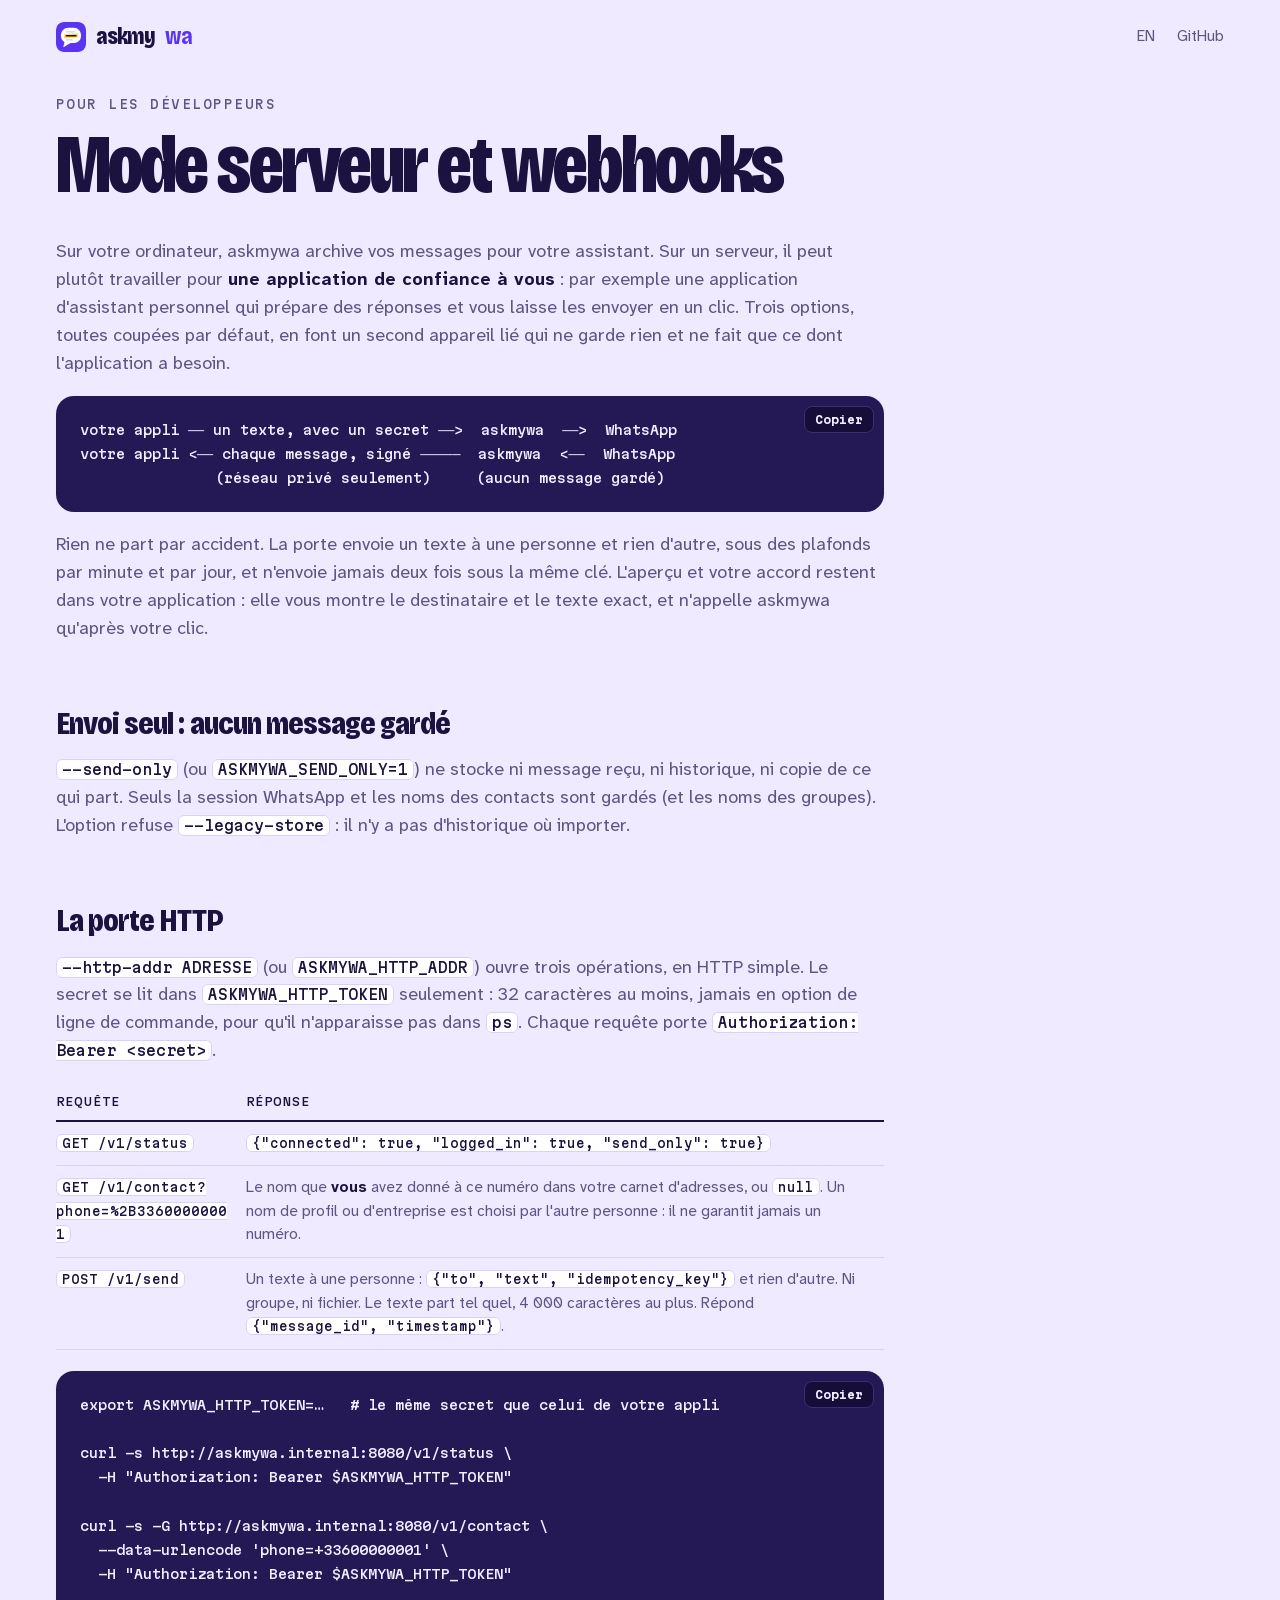
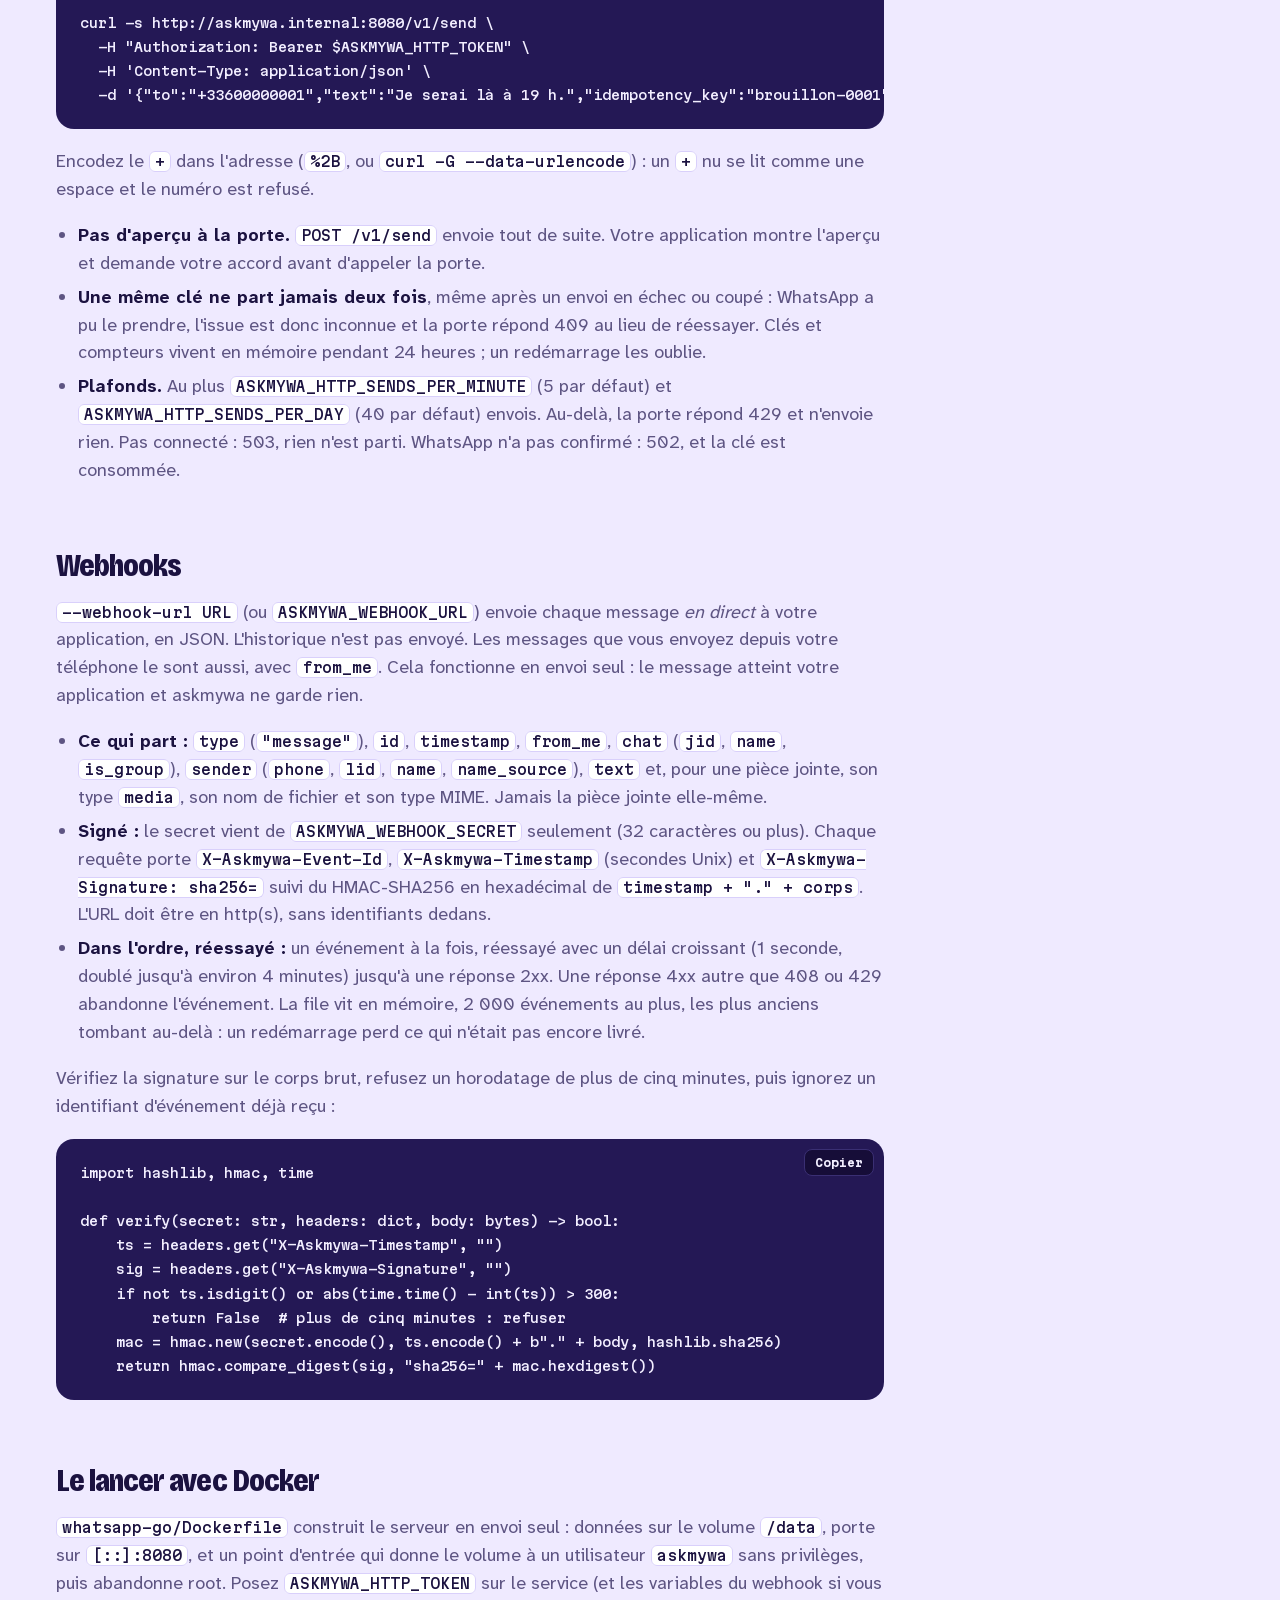
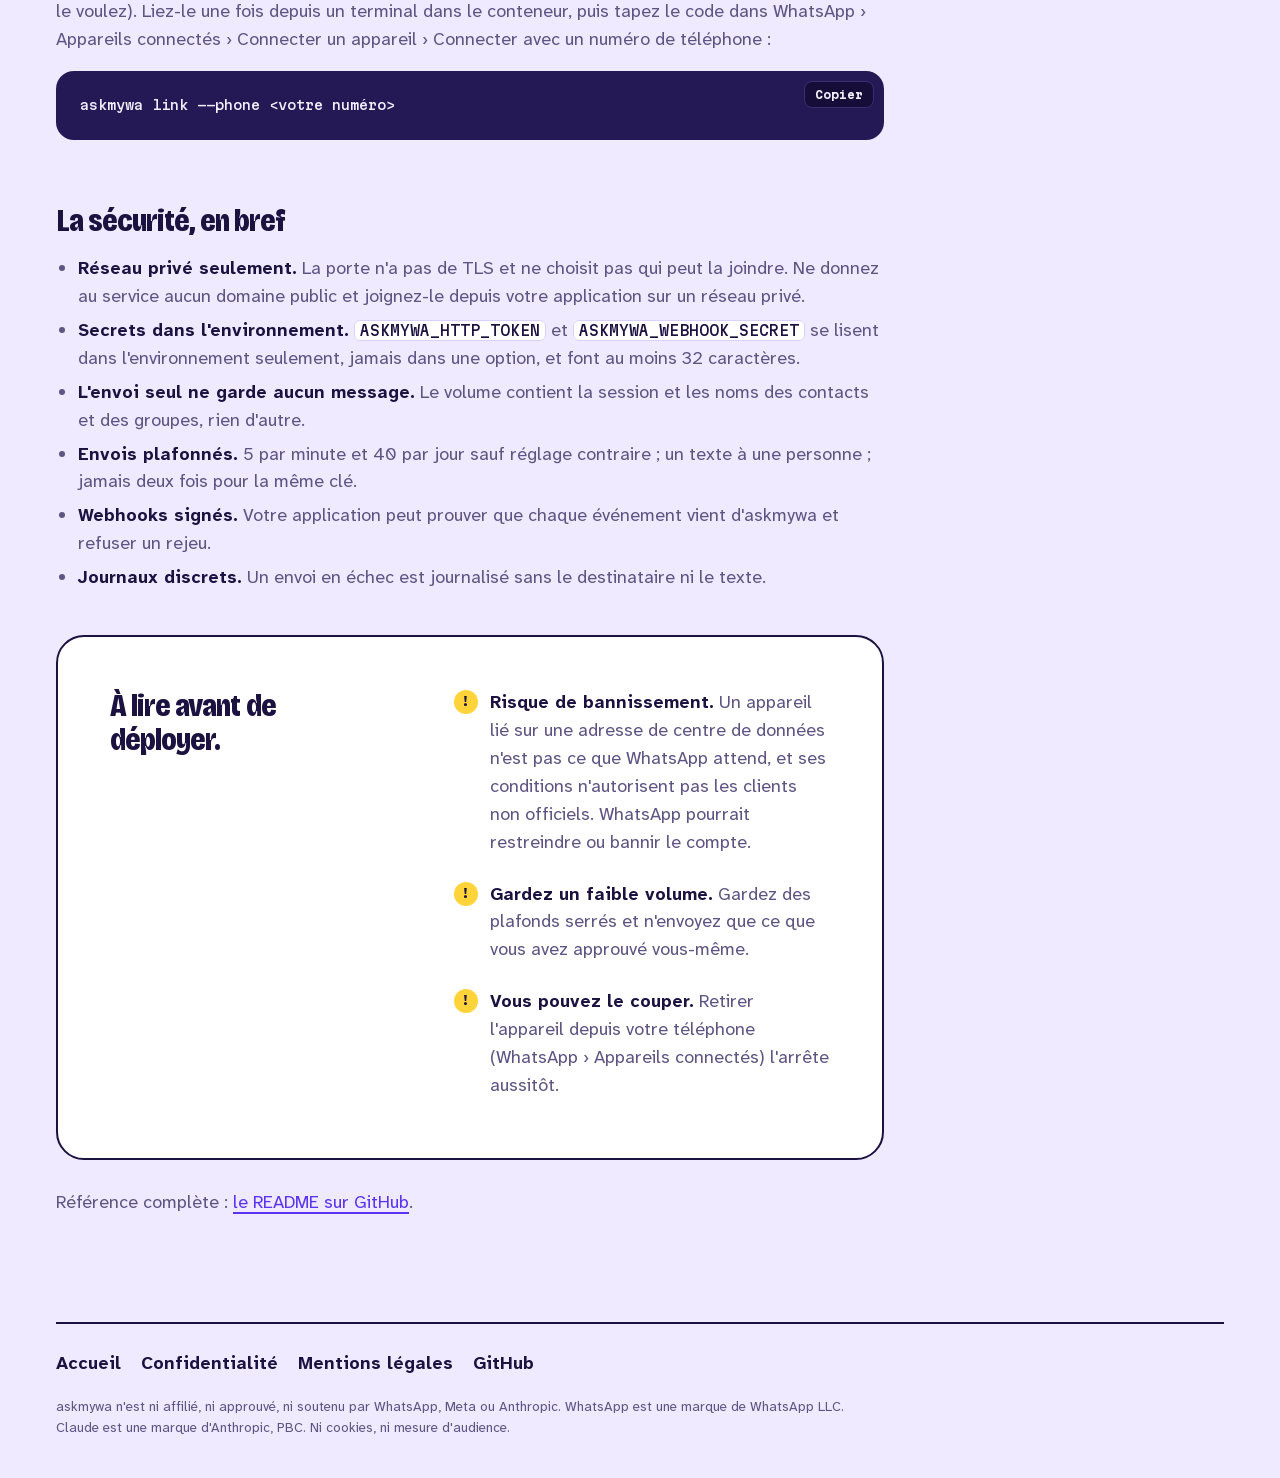
<file: site/fr/serveur/index.html>
<!doctype html>
<html lang="fr">
<head>
<meta charset="utf-8">
<meta name="viewport" content="width=device-width, initial-scale=1">
<title>Mode serveur et webhooks — askmywa, le WhatsApp MCP</title>
<meta name="description" content="Faites tourner askmywa sur votre serveur pour une application de confiance : envoi seul (aucun message gardé), porte HTTP privée avec secret et plafonds d'envoi, webhooks signés pour chaque nouveau message.">
<link rel="canonical" href="https://askmywa.com/fr/serveur/">
<link rel="alternate" hreflang="en" href="https://askmywa.com/server/">
<link rel="alternate" hreflang="fr" href="https://askmywa.com/fr/serveur/">
<link rel="alternate" hreflang="x-default" href="https://askmywa.com/server/">
<link rel="icon" href="../../assets/favicon.svg" type="image/svg+xml">
<link rel="icon" href="../../assets/icon-192.png" type="image/png" sizes="192x192">
<link rel="stylesheet" href="../../assets/style.css">
<link rel="apple-touch-icon" href="../../assets/apple-touch-icon.png">
<meta name="theme-color" content="#efeaff" media="(prefers-color-scheme: light)">
<meta name="theme-color" content="#120a2e" media="(prefers-color-scheme: dark)">
<meta property="og:type" content="website">
<meta property="og:site_name" content="askmywa">
<meta property="og:url" content="https://askmywa.com/fr/serveur/">
<meta property="og:title" content="Mode serveur et webhooks — askmywa">
<meta property="og:description" content="Envoi seul, porte HTTP privée avec plafonds d'envoi et webhooks signés : askmywa pour une application de confiance, sur votre serveur.">
<meta property="og:image" content="https://askmywa.com/assets/og-fr.jpg">
<meta property="og:image:width" content="1200">
<meta property="og:image:height" content="630">
<meta property="og:locale" content="fr_FR">
<meta property="og:locale:alternate" content="en_US">
<meta name="twitter:card" content="summary_large_image">
</head>
<body>
<div class="wrap">
<header class="bar">
  <a class="wordmark" href="../"><img src="../../assets/favicon.svg" alt="" width="30" height="30">askmy<b>wa</b></a>
  <nav class="links" aria-label="Principal">
    <a href="../../server/" hreflang="en" lang="en">EN</a>
    <a href="https://github.com/Ruwad-io/askmywa">GitHub</a>
  </nav>
</header>
<main>
<article class="doc">
<p class="kicker">Pour les développeurs</p>
<h1>Mode serveur et webhooks</h1>

<p>Sur votre ordinateur, askmywa archive vos messages pour votre assistant. Sur un serveur, il peut plutôt travailler pour <b>une application de confiance à vous</b> : par exemple une application d'assistant personnel qui prépare des réponses et vous laisse les envoyer en un clic. Trois options, toutes coupées par défaut, en font un second appareil lié qui ne garde rien et ne fait que ce dont l'application a besoin.</p>

<pre class="term"><code>votre appli ── un texte, avec un secret ──&gt;  askmywa  ──&gt;  WhatsApp
votre appli &lt;── chaque message, signé ─────  askmywa  &lt;──  WhatsApp
               (réseau privé seulement)     (aucun message gardé)</code></pre>

<p>Rien ne part par accident. La porte envoie un texte à une personne et rien d'autre, sous des plafonds par minute et par jour, et n'envoie jamais deux fois sous la même clé. L'aperçu et votre accord restent dans votre application : elle vous montre le destinataire et le texte exact, et n'appelle askmywa qu'après votre clic.</p>

<h2>Envoi seul : aucun message gardé</h2>
<p><code>--send-only</code> (ou <code>ASKMYWA_SEND_ONLY=1</code>) ne stocke ni message reçu, ni historique, ni copie de ce qui part. Seuls la session WhatsApp et les noms des contacts sont gardés (et les noms des groupes). L'option refuse <code>--legacy-store</code> : il n'y a pas d'historique où importer.</p>

<h2>La porte HTTP</h2>
<p><code>--http-addr ADRESSE</code> (ou <code>ASKMYWA_HTTP_ADDR</code>) ouvre trois opérations, en HTTP simple. Le secret se lit dans <code>ASKMYWA_HTTP_TOKEN</code> seulement : 32 caractères au moins, jamais en option de ligne de commande, pour qu'il n'apparaisse pas dans <code>ps</code>. Chaque requête porte <code>Authorization: Bearer &lt;secret&gt;</code>.</p>
<table>
  <thead><tr><th>Requête</th><th>Réponse</th></tr></thead>
  <tbody>
    <tr><td><code>GET /v1/status</code></td><td><code>{"connected": true, "logged_in": true, "send_only": true}</code></td></tr>
    <tr><td><code>GET /v1/contact?phone=%2B33600000001</code></td><td>Le nom que <b>vous</b> avez donné à ce numéro dans votre carnet d'adresses, ou <code>null</code>. Un nom de profil ou d'entreprise est choisi par l'autre personne : il ne garantit jamais un numéro.</td></tr>
    <tr><td><code>POST /v1/send</code></td><td>Un texte à une personne : <code>{"to", "text", "idempotency_key"}</code> et rien d'autre. Ni groupe, ni fichier. Le texte part tel quel, 4 000 caractères au plus. Répond <code>{"message_id", "timestamp"}</code>.</td></tr>
  </tbody>
</table>
<pre class="term"><code>export ASKMYWA_HTTP_TOKEN=…   # le même secret que celui de votre appli

curl -s http://askmywa.internal:8080/v1/status \
  -H "Authorization: Bearer $ASKMYWA_HTTP_TOKEN"

curl -s -G http://askmywa.internal:8080/v1/contact \
  --data-urlencode 'phone=+33600000001' \
  -H "Authorization: Bearer $ASKMYWA_HTTP_TOKEN"

curl -s http://askmywa.internal:8080/v1/send \
  -H "Authorization: Bearer $ASKMYWA_HTTP_TOKEN" \
  -H 'Content-Type: application/json' \
  -d '{"to":"+33600000001","text":"Je serai là à 19 h.","idempotency_key":"brouillon-0001"}'</code></pre>
<p>Encodez le <code>+</code> dans l'adresse (<code>%2B</code>, ou <code>curl -G --data-urlencode</code>) : un <code>+</code> nu se lit comme une espace et le numéro est refusé.</p>
<ul>
  <li><b>Pas d'aperçu à la porte.</b> <code>POST /v1/send</code> envoie tout de suite. Votre application montre l'aperçu et demande votre accord avant d'appeler la porte.</li>
  <li><b>Une même clé ne part jamais deux fois</b>, même après un envoi en échec ou coupé : WhatsApp a pu le prendre, l'issue est donc inconnue et la porte répond 409 au lieu de réessayer. Clés et compteurs vivent en mémoire pendant 24 heures ; un redémarrage les oublie.</li>
  <li><b>Plafonds.</b> Au plus <code>ASKMYWA_HTTP_SENDS_PER_MINUTE</code> (5 par défaut) et <code>ASKMYWA_HTTP_SENDS_PER_DAY</code> (40 par défaut) envois. Au-delà, la porte répond 429 et n'envoie rien. Pas connecté : 503, rien n'est parti. WhatsApp n'a pas confirmé : 502, et la clé est consommée.</li>
</ul>

<h2>Webhooks</h2>
<p><code>--webhook-url URL</code> (ou <code>ASKMYWA_WEBHOOK_URL</code>) envoie chaque message <i>en direct</i> à votre application, en JSON. L'historique n'est pas envoyé. Les messages que vous envoyez depuis votre téléphone le sont aussi, avec <code>from_me</code>. Cela fonctionne en envoi seul : le message atteint votre application et askmywa ne garde rien.</p>
<ul>
  <li><b>Ce qui part :</b> <code>type</code> (<code>"message"</code>), <code>id</code>, <code>timestamp</code>, <code>from_me</code>, <code>chat</code> (<code>jid</code>, <code>name</code>, <code>is_group</code>), <code>sender</code> (<code>phone</code>, <code>lid</code>, <code>name</code>, <code>name_source</code>), <code>text</code> et, pour une pièce jointe, son type <code>media</code>, son nom de fichier et son type MIME. Jamais la pièce jointe elle-même.</li>
  <li><b>Signé :</b> le secret vient de <code>ASKMYWA_WEBHOOK_SECRET</code> seulement (32 caractères ou plus). Chaque requête porte <code>X-Askmywa-Event-Id</code>, <code>X-Askmywa-Timestamp</code> (secondes Unix) et <code>X-Askmywa-Signature: sha256=</code> suivi du HMAC-SHA256 en hexadécimal de <code>timestamp + "." + corps</code>. L'URL doit être en http(s), sans identifiants dedans.</li>
  <li><b>Dans l'ordre, réessayé :</b> un événement à la fois, réessayé avec un délai croissant (1 seconde, doublé jusqu'à environ 4 minutes) jusqu'à une réponse 2xx. Une réponse 4xx autre que 408 ou 429 abandonne l'événement. La file vit en mémoire, 2 000 événements au plus, les plus anciens tombant au-delà : un redémarrage perd ce qui n'était pas encore livré.</li>
</ul>
<p>Vérifiez la signature sur le corps brut, refusez un horodatage de plus de cinq minutes, puis ignorez un identifiant d'événement déjà reçu :</p>
<pre class="term"><code>import hashlib, hmac, time

def verify(secret: str, headers: dict, body: bytes) -&gt; bool:
    ts = headers.get("X-Askmywa-Timestamp", "")
    sig = headers.get("X-Askmywa-Signature", "")
    if not ts.isdigit() or abs(time.time() - int(ts)) &gt; 300:
        return False  # plus de cinq minutes : refuser
    mac = hmac.new(secret.encode(), ts.encode() + b"." + body, hashlib.sha256)
    return hmac.compare_digest(sig, "sha256=" + mac.hexdigest())</code></pre>

<h2>Le lancer avec Docker</h2>
<p><code>whatsapp-go/Dockerfile</code> construit le serveur en envoi seul : données sur le volume <code>/data</code>, porte sur <code>[::]:8080</code>, et un point d'entrée qui donne le volume à un utilisateur <code>askmywa</code> sans privilèges, puis abandonne root. Posez <code>ASKMYWA_HTTP_TOKEN</code> sur le service (et les variables du webhook si vous le voulez). Liez-le une fois depuis un terminal dans le conteneur, puis tapez le code dans WhatsApp › Appareils connectés › Connecter un appareil › Connecter avec un numéro de téléphone :</p>
<pre class="term"><code>askmywa link --phone &lt;votre numéro&gt;</code></pre>

<h2>La sécurité, en bref</h2>
<ul>
  <li><b>Réseau privé seulement.</b> La porte n'a pas de TLS et ne choisit pas qui peut la joindre. Ne donnez au service aucun domaine public et joignez-le depuis votre application sur un réseau privé.</li>
  <li><b>Secrets dans l'environnement.</b> <code>ASKMYWA_HTTP_TOKEN</code> et <code>ASKMYWA_WEBHOOK_SECRET</code> se lisent dans l'environnement seulement, jamais dans une option, et font au moins 32 caractères.</li>
  <li><b>L'envoi seul ne garde aucun message.</b> Le volume contient la session et les noms des contacts et des groupes, rien d'autre.</li>
  <li><b>Envois plafonnés.</b> 5 par minute et 40 par jour sauf réglage contraire ; un texte à une personne ; jamais deux fois pour la même clé.</li>
  <li><b>Webhooks signés.</b> Votre application peut prouver que chaque événement vient d'askmywa et refuser un rejeu.</li>
  <li><b>Journaux discrets.</b> Un envoi en échec est journalisé sans le destinataire ni le texte.</li>
</ul>

<div class="honest">
  <h2>À lire avant de déployer.</h2>
  <ul>
    <li><b>Risque de bannissement.</b> Un appareil lié sur une adresse de centre de données n'est pas ce que WhatsApp attend, et ses conditions n'autorisent pas les clients non officiels. WhatsApp pourrait restreindre ou bannir le compte.</li>
    <li><b>Gardez un faible volume.</b> Gardez des plafonds serrés et n'envoyez que ce que vous avez approuvé vous-même.</li>
    <li><b>Vous pouvez le couper.</b> Retirer l'appareil depuis votre téléphone (WhatsApp › Appareils connectés) l'arrête aussitôt.</li>
  </ul>
</div>

<p>Référence complète : <a href="https://github.com/Ruwad-io/askmywa/blob/main/README.fr.md#mode-serveur--envoi-seul-porte-http-privée-et-webhooks">le README sur GitHub</a>.</p>
</article>
</main>
</div>
<footer>
  <div class="wrap">
    <div class="foot">
      <nav aria-label="Pied de page"><a href="../">Accueil</a><a href="../confidentialite/">Confidentialité</a><a href="../mentions-legales/">Mentions légales</a><a href="https://github.com/Ruwad-io/askmywa">GitHub</a></nav>
      <p class="legal">askmywa n'est ni affilié, ni approuvé, ni soutenu par WhatsApp, Meta ou Anthropic. WhatsApp est une marque de WhatsApp LLC. Claude est une marque d'Anthropic, PBC. Ni cookies, ni mesure d'audience.</p>
    </div>
  </div>
</footer>
<script src="../../assets/site.js" defer></script>
</body>
</html>
</file>
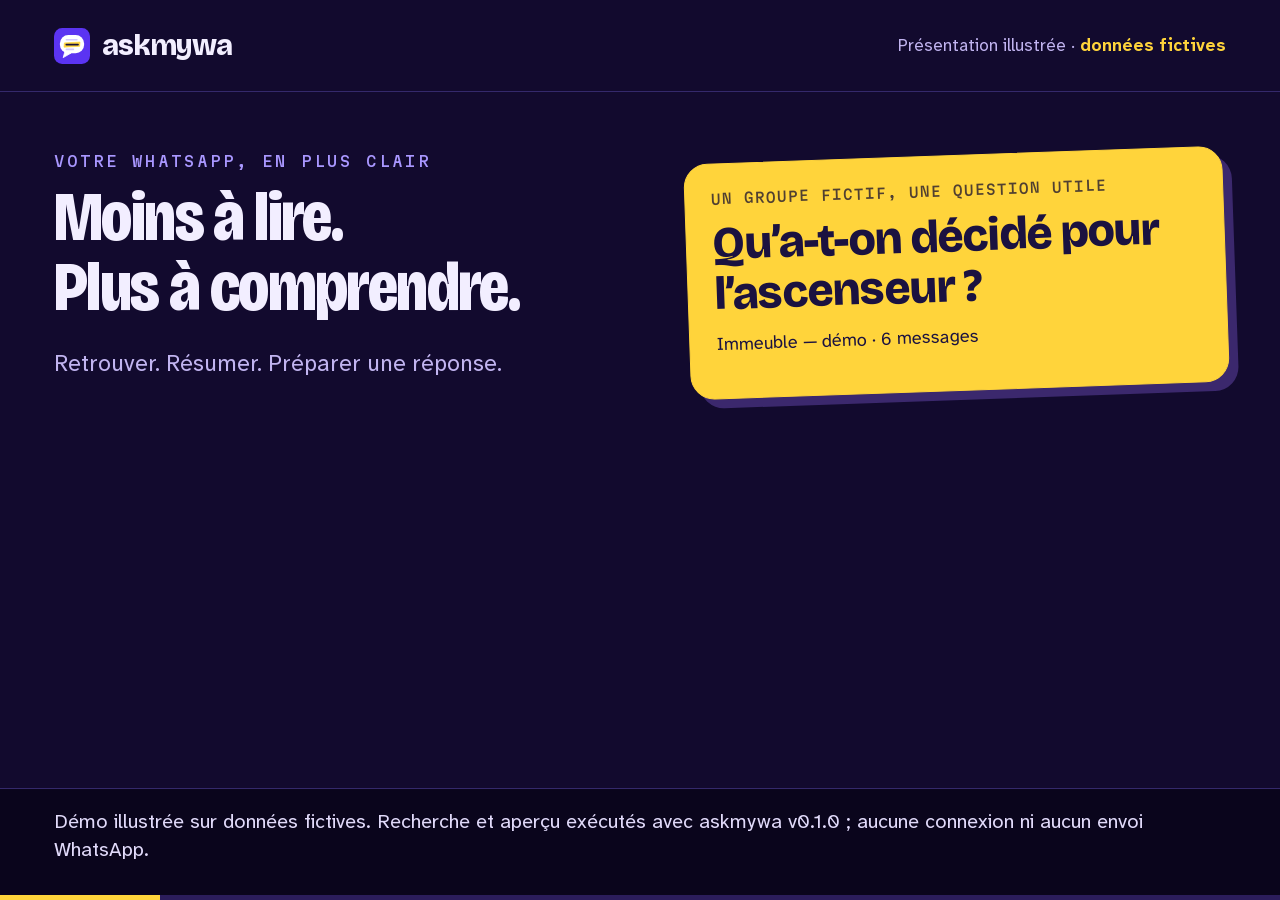
<file: .github/assets/demo-video.html>
<!doctype html>
<html lang="fr">
<head>
<meta charset="utf-8">
<meta name="viewport" content="width=device-width, initial-scale=1">
<meta name="robots" content="noindex">
<title>askmywa — demo video source</title>
<style>
@font-face { font-family: Bricolage; src: url('../../site/assets/fonts/bricolage.woff2'); font-weight: 200 800; font-stretch: 75% 100%; }
@font-face { font-family: Atkinson; src: url('../../site/assets/fonts/atkinson.woff2'); font-weight: 200 800; }
@font-face { font-family: Martian; src: url('../../site/assets/fonts/martian.woff2'); }
* { box-sizing: border-box; }
body { margin: 0; width: 1280px; height: 720px; background: #120a2e; color: #f2eeff; font: 23px/1.4 Atkinson, sans-serif; overflow: hidden; }
header { height: 92px; display: flex; justify-content: space-between; align-items: center; padding: 0 54px; border-bottom: 1px solid #34296b; }
.brand { display: flex; align-items: center; gap: 12px; font: 800 29px Bricolage; letter-spacing: -1px; }
.brand img { width: 36px; height: 36px; }
.tag { color: #c1b4f0; font-size: 17px; }
.tag b { color: #ffd43b; }
main { padding: 32px 54px 0; }
.eyebrow { color: #a997ff; font: 500 15px Martian, monospace; letter-spacing: 2px; text-transform: uppercase; margin: 0 0 12px; }
h1 { font: 800 50px/1.03 Bricolage; font-stretch: 80%; letter-spacing: -1.6px; margin: 0 0 22px; }
h2 { font: 800 34px/1.1 Bricolage; letter-spacing: -.8px; margin: 0 0 18px; }
p { margin: 0 0 14px; }
.muted { color: #c1b4f0; }
.layout { display: grid; grid-template-columns: 1fr 1fr; gap: 32px; align-items: start; }
.panel { background: #221852; border: 1px solid #463586; border-radius: 24px; padding: 26px; }
.yellow { background: #ffd43b; color: #1b1240; border-color: #ffd43b; }
.yellow .muted { color: #514031; }
.question { font: 700 32px/1.25 Bricolage; background: #43308b; padding: 25px 30px; border-radius: 24px 24px 6px 24px; margin: 0 0 24px; }
.pill { display: inline-block; background: #332466; color: #d2c8fa; border-radius: 100px; padding: 8px 15px; font-size: 17px; }
.pill.yellow { color: #1b1240; background: #ffd43b; font-weight: 800; }
.mini { font-size: 18px; }
.label { color: #b6a7ee; text-transform: uppercase; font: 500 14px Martian; letter-spacing: 1px; margin-bottom: 12px; }
.yellow .label { color: #514031; }
.quote { border-top: 1px solid #463586; padding: 15px 0; }
.quote:first-child { border-top: 0; padding-top: 0; }
.quote p { font-size: 22px; margin: 4px 0 0; }
.quote b { font: 700 17px Atkinson; color: #b6a0ff; }
.quote em { font-style: normal; color: #c1b4f0; margin-left: 10px; }
.rows { display: grid; grid-template-columns: 1fr 1fr; gap: 18px; }
.rows .quote { border: 1px solid #463586; background: #221852; border-radius: 18px; padding: 20px; }
.stat { font: 800 68px/1 Bricolage; color: #ffd43b; letter-spacing: -2px; margin: 0 0 8px; }
.sources { border-left: 3px solid #a997ff; padding-left: 16px; font-size: 18px; color: #c1b4f0; margin: 12px 0 0; }
.answer-row { display: flex; gap: 20px; align-items: start; margin: 0 0 22px; }
.answer-row:last-child { margin-bottom: 0; }
.number { flex: none; width: 36px; height: 36px; background: #1b1240; color: #ffd43b; border-radius: 50%; display: grid; place-items: center; font: 800 22px Bricolage; }
.answer-row strong { font: 800 29px/1.15 Bricolage; display: block; }
.answer-row small { display: block; font-size: 18px; margin-top: 5px; color: #514031; }
.flow { display: flex; gap: 20px; align-items: stretch; margin-top: 35px; }
.flow .panel { flex: 1; }
.flow .inactive { opacity: .65; border-style: dashed; }
.flow h2 { font-size: 29px; }
.flow p { font-size: 21px; }
.step-number { font: 800 42px Bricolage; color: #a997ff; margin-bottom: 16px; }
.yellow .step-number { color: #1b1240; }
.intro { display: grid; grid-template-columns: 1.08fr 1fr; gap: 50px; align-items: center; padding-top: 28px; }
.intro h1 { font-size: 70px; line-height: 1; margin-bottom: 25px; }
.intro .panel { transform: rotate(-2deg); box-shadow: 9px 9px 0 #3b286d; }
.big { font: 800 46px/1.08 Bricolage; letter-spacing: -1px; }
.cta { padding-top: 35px; }
.cta h1 { font-size: 83px; margin-bottom: 35px; }
.button { display: inline-block; background: #ffd43b; color: #1b1240; padding: 21px 32px; font: 800 30px Bricolage; border-radius: 100px; margin-bottom: 25px; }
.url { font: 800 45px Bricolage; color: #a997ff; margin-top: 15px; }
footer { position: absolute; bottom: 0; left: 0; width: 1280px; height: 112px; background: #0a051c; border-top: 1px solid #34296b; padding: 18px 54px; }
#caption { color: #e1dafa; font-size: 20px; max-width: 1120px; margin: 0; }
.progress { position: absolute; left: 0; right: 0; bottom: 0; height: 5px; background: #2b1d5b; }
.progress div { height: 5px; background: #ffd43b; }
.ready { position: absolute; left: -9999px; }
</style>
</head>
<body>
<header><div class="brand"><img src="../../site/assets/favicon.svg" alt="">askmywa</div><div class="tag" id="tag"></div></header>
<main id="scene"></main>
<footer><p id="caption"></p><div class="progress"><div id="progress"></div></div></footer>
<script>
const query = new URLSearchParams(location.search);
const lang = query.get('lang') === 'en' ? 'en' : 'fr';
const index = Math.max(0, Math.min(7, Number(query.get('scene') || 0)));
const en = lang === 'en';
document.documentElement.lang = lang;
const t = (fr, eng) => en ? eng : fr;
const esc = str => String(str).replace(/[&<>"']/g, c => ({'&':'&amp;','<':'&lt;','>':'&gt;','"':'&quot;',"'":'&#39;'}[c]));
const evidence = awaitData();
async function awaitData() {
  const run = await (await fetch(`demo-run-${lang}.json`)).json();
  const messages = run.calls.find(c => c.tool === 'list_messages' && !c.arguments.query).result.messages.slice().reverse();
  const preview = run.calls.find(c => c.tool === 'send_message').result;
  const hitCount = run.calls.find(c => c.tool === 'list_messages' && c.arguments.query).result.messages.length;
  const clock = msg => new Date(msg.timestamp).toLocaleTimeString('fr-FR', {timeZone:'Europe/Paris',hour:'2-digit',minute:'2-digit'});
  const quote = id => { const m = messages.find(m => m.id === id); return `<div class="quote"><b>${esc(m.sender_name)}<em>${clock(m)}</em></b><p>${esc(m.content)}</p></div>`; };
  const captions = [
    t("Démo illustrée sur données fictives. Recherche et aperçu exécutés avec askmywa v0.1.0 ; aucune connexion ni aucun envoi WhatsApp.","Illustrated demo using fictional data. Search and preview run with askmywa v0.1.0; no WhatsApp account is linked and nothing is sent."),
    t("L'outil cherche dans l'archive locale et retrouve deux messages contenant « ascenseur ». La question est un exemple de formulation.","The tool searches the local archive and finds two messages containing “elevator”. The question is an example prompt."),
    t("Les auteurs, les heures et le texte viennent des résultats réels des outils, sur cette archive fictive du 16 novembre 2026.","Authors, times and text come from actual tool results, using this fictional archive dated 16 November 2026."),
    t("Cette synthèse est rédigée pour la vidéo à partir des messages retournés. Les sources restent visibles pour la vérifier.","This summary was written for the video from the returned messages. The sources remain visible so you can check it."),
    t("Le serveur identifie Sophie et renvoie cet aperçu. Le résultat indique « non envoyé » et « confirmation nécessaire ».","The server identifies Sophie and returns this preview. The result says “not sent” and “confirmation needed”."),
    t("L'assistant doit demander votre accord avant de confirmer l'envoi. askmywa n'a pas de fenêtre d'approbation indépendante. La démo s'arrête à l'aperçu.","Your assistant is instructed to ask for approval before confirming a send. askmywa has no independent approval window. This demo stops at the preview."),
    t("L'archive est locale. En usage réel, les messages consultés sont transmis au fournisseur de l'IA. L'historique fourni par WhatsApp peut être incomplet.","The archive is local. In real use, retrieved messages reach your AI provider. The history supplied by WhatsApp may be incomplete."),
    t("Gratuit et libre. Claude Desktop sur Mac ou Windows ; ChatGPT sur Mac et Codex avec l'installation par le Terminal. Guide sur askmywa.com.","Free and open source. Claude Desktop on Mac or Windows; ChatGPT on Mac and Codex via the Terminal installer. Instructions at askmywa.com."),
  ];
  const scenes = [
    `<div class="intro"><div><p class="eyebrow">${t('Votre WhatsApp, en plus clair','Your WhatsApp, made clearer')}</p><h1>${t('Moins à lire.<br>Plus à comprendre.','Less to read.<br>More to understand.')}</h1><p class="muted">${t('Retrouver. Résumer. Préparer une réponse.','Find. Summarize. Prepare a reply.')}</p></div><div class="panel yellow"><p class="label">${t('Un groupe fictif, une question utile','A fictional group, a useful question')}</p><p class="big">${t('Qu’a-t-on décidé pour l’ascenseur ?','What was decided about the elevator?')}</p><p class="mini">${t('Immeuble — démo · 6 messages','Building — demo · 6 messages')}</p></div></div>`,
    `<p class="eyebrow">01 · ${t('Chercher','Search')}</p><h1>${t('Posez votre question.','Ask your question.')}</h1><div class="layout"><div><p class="question">${t('Qu’a-t-on décidé pour l’ascenseur ?','What was decided about the elevator?')}</p><p class="muted mini">${t('Question d’exemple pour votre assistant.','An example question for your assistant.')}</p><span class="pill">${t('Recherche exécutée : ascenseur','Executed search: elevator')}</span></div><div class="panel"><p class="stat">${hitCount}</p><p>${t('messages retrouvés','messages found')}</p>${quote('DEMO3')}</div></div>`,
    `<p class="eyebrow">02 · ${t('Vérifier les messages','Check the messages')}</p><h1>${t('Retrouvez les messages d’origine.','Read the original messages.')}</h1><p class="muted mini">${t('Archive fictive · 16 novembre 2026 · 08:02–11:02 · Paris · 6 messages','Fictional archive · 16 November 2026 · 08:02–11:02 · Paris · 6 messages')}</p><div class="rows">${['DEMO3','DEMO4','DEMO2','DEMO5'].map(quote).join('')}</div>`,
    `<p class="eyebrow">03 · ${t('Faire le point','Catch up')}</p><h1>${t('L’essentiel, avec ses sources.','The essentials, with their sources.')}</h1><div class="panel yellow"><div class="answer-row"><span class="number">1</span><div><strong>${t('Jeudi 19 novembre, de 9 h à 12 h.','Thursday 19 November, 9 am to noon.')}</strong><small>Inès · 09:47</small></div></div><div class="answer-row"><span class="number">2</span><div><strong>${t('Sophie ouvre au technicien.','Sophie lets the technician in.')}</strong><small>Sophie · 09:55</small></div></div><div class="answer-row"><span class="number">3</span><div><strong>${t('Frais au prorata ; facture prévue en décembre.','Cost split by flat size; invoice expected in December.')}</strong><small>Paul · 08:34 / 10:41</small></div></div></div>`,
    `<p class="eyebrow">04 · ${t('Préparer','Prepare')}</p><h1>${t('Préparez une réponse.','Prepare a reply.')}</h1><div class="layout"><div class="panel yellow"><p class="label">${t('Aperçu réel du serveur','Actual server preview')}</p><p class="mini">${t('À','To')} <b>${esc(preview.preview.recipient_name)}</b> · ${t('conversation privée','direct chat')}</p><h2>${esc(preview.preview.message)}</h2><span class="pill" style="background:#1b1240;color:#ffd43b">${t('NON ENVOYÉ','NOT SENT')}</span></div><div class="panel"><p class="label">${t('Résultat de l’outil','Tool result')}</p><h2>${t('Destinataire identifié.<br>Contenu à relire.','Recipient identified.<br>Content to review.')}</h2><p class="sources">${t('Non envoyé : oui<br>Confirmation nécessaire : oui','Not sent: yes<br>Confirmation needed: yes')}</p><p class="muted mini" style="margin-top:24px">${t('La démo ne déclenche aucun envoi.','The demo does not trigger a send.')}</p></div></div>`,
    `<p class="eyebrow">05 · ${t('Décider','Decide')}</p><h1>${t('Vous décidez de l’envoi.','You decide whether to send.')}</h1><div class="flow"><div class="panel yellow"><div class="step-number">1</div><h2>${t('Lire l’aperçu','Review the preview')}</h2><p>${t('Le destinataire et le contenu exact.','The recipient and the exact content.')}</p><span class="pill" style="background:#1b1240;color:#ffd43b">${t('Montré dans cette démo','Shown in this demo')}</span></div><div class="panel inactive"><div class="step-number">2</div><h2>${t('Donner votre accord','Give your approval')}</h2><p>${t('Votre assistant vous le demande.','Your assistant asks you for it.')}</p></div><div class="panel inactive"><div class="step-number">3</div><h2>${t('Confirmer l’envoi','Confirm the send')}</h2><p>${t('L’assistant transmet la confirmation.','The assistant supplies confirmation.')}</p></div></div>`,
    `<p class="eyebrow">06 · ${t('Comprendre le périmètre','Know the scope')}</p><h1>${t('Sachez où vont vos données.','Know where your data goes.')}</h1><div class="flow"><div class="panel"><p class="label">${t('Votre ordinateur','Your computer')}</p><h2>${t('L’archive locale.','The local archive.')}</h2><p>${t('Les messages reçus de WhatsApp.','Messages received from WhatsApp.')}</p></div><div class="panel yellow"><p class="label">${t('Votre fournisseur d’IA','Your AI provider')}</p><h2>Anthropic<br>OpenAI</h2><p>${t('Les messages consultés par l’assistant.','Messages retrieved by your assistant.')}</p></div><div class="panel"><p class="label">askmywa</p><h2>${t('Aucune collecte.','No collection.')}</h2><p>${t('Ni compte, ni serveur de collecte.','No account, no collection server.')}</p></div></div>`,
    `<div class="cta"><p class="eyebrow">${t('Gratuit · code ouvert','Free · open source')}</p><h1>${t('À votre tour.','Your turn.')}</h1><div class="button">${t('Installer pour Claude Desktop ↗','Install for Claude Desktop ↗')}</div><p class="muted">Mac · Windows &nbsp; / &nbsp; ${t('ChatGPT et Codex : installation par le Terminal','ChatGPT and Codex: install via Terminal')}</p><p class="url">askmywa.com</p></div>`,
  ];
  document.getElementById('tag').innerHTML = `${t('Présentation illustrée','Illustrated walkthrough')} · <b>${t('données fictives','fictional data')}</b>`;
  document.getElementById('scene').innerHTML = scenes[index];
  document.getElementById('caption').textContent = captions[index];
  document.getElementById('progress').style.width = `${(index+1)/scenes.length*100}%`;
  document.body.dataset.ready = 'true';
}
</script>
</body>
</html>
</file>
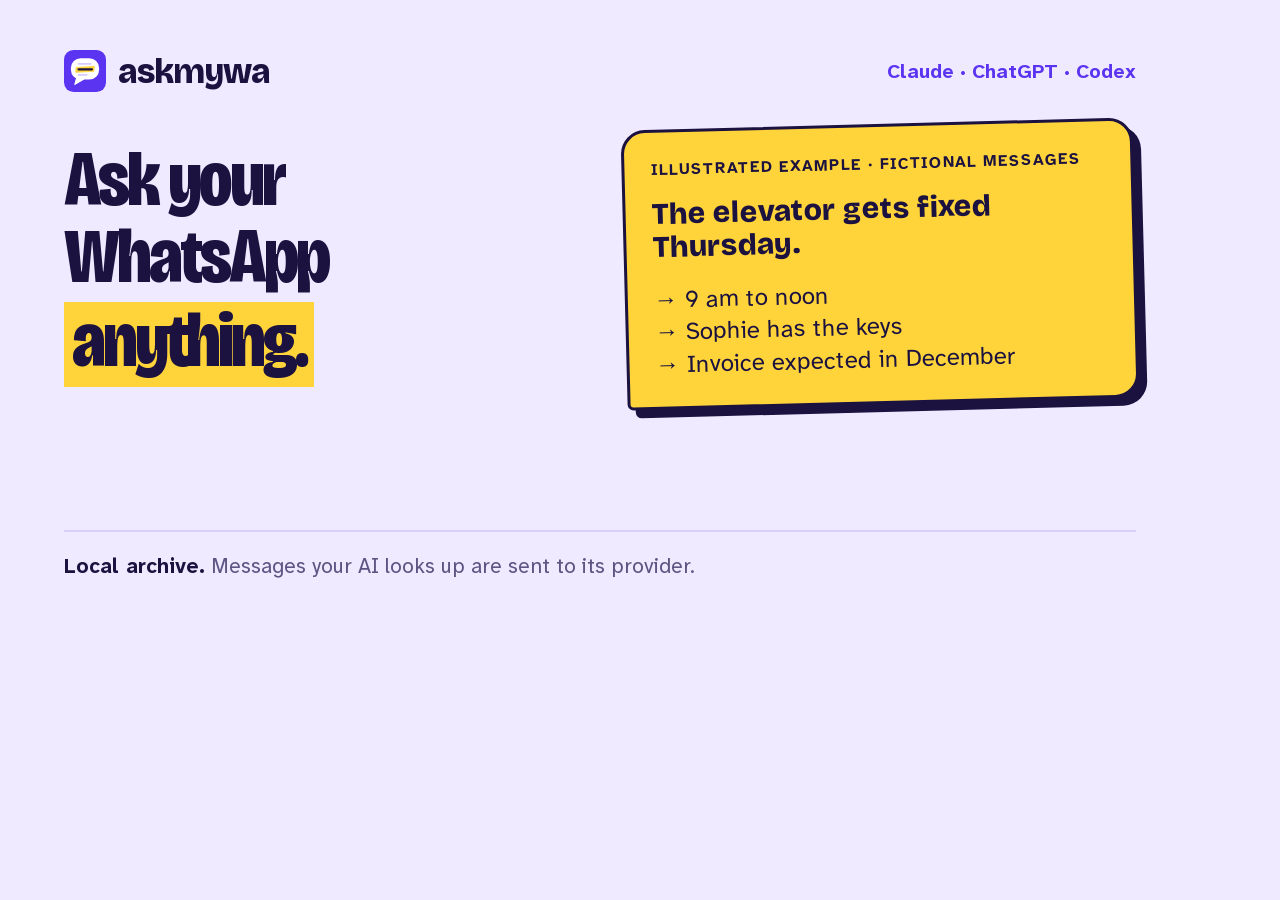
<file: .github/assets/social-card.html>
<!doctype html>
<html lang="en">
<head>
<meta charset="utf-8">
<meta name="viewport" content="width=device-width, initial-scale=1">
<meta name="robots" content="noindex">
<title>askmywa social card</title>
<!-- Serve the repository root, open this file with ?lang=en or ?lang=fr,
     and capture at 1200 × 630 into site/assets/og-{en,fr}.jpg. -->
<style>
@font-face { font-family: Bricolage; src: url('../../site/assets/fonts/bricolage.woff2'); font-weight: 200 800; font-stretch: 75% 100%; }
@font-face { font-family: Atkinson; src: url('../../site/assets/fonts/atkinson.woff2'); }
* { box-sizing: border-box; }
body { position: relative; width: 1200px; height: 630px; margin: 0; padding: 50px 64px; background: #efeaff; color: #1b1240; font: 24px/1.35 Atkinson, sans-serif; }
header { display: flex; align-items: center; justify-content: space-between; margin-bottom: 32px; }
.logo { display: flex; align-items: center; gap: 12px; font: 800 34px Bricolage, sans-serif; letter-spacing: -1px; }
.logo img { width: 42px; height: 42px; }
.apps { font-size: 20px; color: #5b34f2; font-weight: 700; }
main { display: grid; grid-template-columns: 1fr 1fr; gap: 48px; align-items: center; }
h1 { font: 800 78px/.98 Bricolage, sans-serif; font-stretch: 78%; letter-spacing: -3px; margin: 0; }
mark { display: inline-block; margin-top: 8px; padding: 0 8px 8px; background: #ffd43b; color: #1b1240; }
.answer { background: #ffd43b; border: 3px solid #1b1240; border-radius: 24px 24px 24px 6px; padding: 26px; box-shadow: 8px 8px 0 #1b1240; transform: rotate(-1.5deg); }
.label { font: 700 16px Atkinson, sans-serif; text-transform: uppercase; letter-spacing: 1px; margin: 0 0 18px; }
.answer h2 { font: 800 30px/1.1 Bricolage, sans-serif; margin: 0 0 20px; }
.answer p:last-child { margin: 0; }
footer { position: absolute; left: 64px; right: 64px; bottom: 50px; border-top: 2px solid #d9d0fb; padding-top: 20px; color: #5e5583; font-size: 21px; }
footer b { color: #1b1240; }
</style>
</head>
<body>
<header>
  <div class="logo"><img src="../../site/assets/favicon.svg" alt="">askmywa</div>
  <div class="apps">Claude · ChatGPT · Codex</div>
</header>
<main>
  <h1 id="title">Ask your<br>WhatsApp<br><mark>anything.</mark></h1>
  <div class="answer">
    <p class="label" id="label">Illustrated example · fictional messages</p>
    <h2 id="answer">The elevator gets fixed Thursday.</h2>
    <p id="details">→ 9 am to noon<br>→ Sophie has the keys<br>→ Invoice expected in December</p>
  </div>
</main>
<footer id="privacy"><b>Local archive.</b> Messages your AI looks up are sent to its provider.</footer>
<script>
if (new URLSearchParams(location.search).get('lang') === 'fr') {
  document.documentElement.lang = 'fr';
  document.getElementById('title').innerHTML = 'Demandez<br>tout à votre<br><mark>WhatsApp.</mark>';
  document.getElementById('label').textContent = 'Exemple illustré · messages fictifs';
  document.getElementById('answer').textContent = "L’ascenseur est réparé jeudi.";
  document.getElementById('details').innerHTML = '→ De 9 h à midi<br>→ Sophie a les clés<br>→ Facture prévue en décembre';
  document.getElementById('privacy').innerHTML = '<b>Archive locale.</b> Les messages consultés sont transmis au fournisseur de l’IA.';
}
</script>
</body>
</html>
</file>
<file: site/assets/style.css>
/* askmywa — violet ink, signal yellow, chat bubbles as layout.
   Fonts are served from this site (SIL Open Font License); no third-party requests. */
@font-face { font-family: "Bricolage"; src: url(fonts/bricolage.woff2) format("woff2"); font-weight: 200 800; font-stretch: 75% 100%; font-display: swap; }
@font-face { font-family: "Atkinson"; src: url(fonts/atkinson.woff2) format("woff2"); font-weight: 200 800; font-display: swap; }
@font-face { font-family: "Martian"; src: url(fonts/martian.woff2) format("woff2"); font-weight: 100 800; font-display: swap; }

:root {
  color-scheme: light;
  --canvas: #efeaff;
  --ink: #1b1240;
  --muted: #5e5583;
  --violet: #5b34f2;
  --violet-ink: #ffffff;
  --yellow: #ffd43b;
  --yellow-ink: #1b1240;
  --bubble: #ffffff;
  --line: #d9d0fb;
  --night: #160d38;
  --night-2: #241855;
  --night-text: #f2eeff;
  --night-muted: #b3a9dc;
  --pink: #e04f8e;
  --display: "Bricolage", ui-sans-serif, system-ui, sans-serif;
  --body: "Atkinson", ui-sans-serif, system-ui, sans-serif;
  --mono: "Martian", ui-monospace, Menlo, monospace;
  --max: 1240px;
}
@media (prefers-color-scheme: dark) {
  :root:not([data-theme="light"]) {
    color-scheme: dark;
    --canvas: #120a2e;
    --ink: #f2eeff;
    --muted: #b3a9dc;
    --violet: #9d86ff;
    --violet-ink: #120a2e;
    --bubble: #221852;
    --line: #34296b;
    --night: #0a051c;
    --night-2: #1d1446;
  }
}
:root[data-theme="dark"] {
  color-scheme: dark;
  --canvas: #120a2e;
  --ink: #f2eeff;
  --muted: #b3a9dc;
  --violet: #9d86ff;
  --violet-ink: #120a2e;
  --bubble: #221852;
  --line: #34296b;
  --night: #0a051c;
  --night-2: #1d1446;
}

* { box-sizing: border-box; }
html { -webkit-text-size-adjust: 100%; }
body { margin: 0; background: var(--canvas); color: var(--ink); font: 18px/1.55 var(--body); overflow-x: hidden; }
a { color: inherit; text-decoration-thickness: 2px; text-underline-offset: 4px; }
:focus-visible { outline: 3px solid var(--violet); outline-offset: 4px; border-radius: 8px; }
p { margin: 0 0 1em; }
.wrap { max-width: var(--max); margin: 0 auto; padding: 0 16px; }
@media (min-width: 760px) { .wrap { padding: 0 36px; } }
.skip { position: absolute; left: -9999px; }
.skip:focus { left: 16px; top: 12px; z-index: 20; background: var(--yellow); color: var(--yellow-ink); padding: 8px 14px; border-radius: 10px; }

/* ——— Top bar ——— */
.bar { display: flex; align-items: center; justify-content: space-between; gap: 16px; padding: 22px 0; }
.wordmark { font: 800 1.45rem/1 var(--display); font-stretch: 80%; letter-spacing: -0.04em; text-decoration: none; }
.wordmark b { color: var(--violet); }
.links { display: flex; gap: 22px; align-items: center; font-size: 0.95rem; }
.links a { text-decoration: none; color: var(--muted); }
.links a:hover { color: var(--ink); }
.links .lg { display: none; }
@media (min-width: 760px) { .links .lg { display: inline; } }

/* ——— Hero ——— */
.hero { display: grid; gap: 40px; padding: 28px 0 72px; }
@media (min-width: 1000px) { .hero { grid-template-columns: minmax(0, 1.25fr) minmax(0, 1fr); gap: 48px; align-items: center; padding: 40px 0 112px; } }
h1 {
  font-family: var(--display);
  font-weight: 800;
  font-stretch: 78%;
  font-size: clamp(3.4rem, 10.5vw, 8.6rem);
  line-height: 0.9;
  letter-spacing: -0.035em;
  margin: 0 0 0.42em;
}
h1 .hl { position: relative; white-space: nowrap; z-index: 0; }
h1 .hl::before { content: ""; position: absolute; left: -0.06em; right: -0.08em; bottom: 0.04em; height: 0.42em; background: var(--yellow); z-index: -1; transform: skewX(-8deg) rotate(-1.2deg); border-radius: 0.06em; }
.lede { font-size: clamp(1.1rem, 1.6vw, 1.32rem); max-width: 30em; color: var(--muted); margin-bottom: 34px; }
.lede strong { color: var(--ink); }
.hero .lede { margin-bottom: 18px; }
.hero h1 { font-size: clamp(3.4rem, 8.2vw, 6.6rem); }
.data-note { max-width: 36em; color: var(--muted); font-size: 0.95rem; margin-bottom: 28px; padding-left: 16px; border-left: 3px solid var(--violet); }
.data-note strong { color: var(--ink); }
.data-note a { display: inline-block; color: var(--violet); }

/* The download button is a message composer. */
.composer {
  display: flex; align-items: center; gap: 14px;
  max-width: 560px; padding: 10px 10px 10px 26px;
  background: var(--bubble); border: 2px solid var(--ink); border-radius: 999px;
  text-decoration: none; color: var(--ink);
  font: 700 clamp(1.02rem, 1.7vw, 1.22rem)/1.2 var(--display); letter-spacing: -0.01em;
  box-shadow: 6px 6px 0 var(--ink);
  transition: transform 0.15s ease, box-shadow 0.15s ease;
}
.composer:hover { transform: translate(-2px, -2px); box-shadow: 8px 8px 0 var(--ink); }
.composer:active { transform: translate(3px, 3px); box-shadow: 3px 3px 0 var(--ink); }
.composer .txt { flex: 1; }
.composer .txt::after { content: ""; display: inline-block; width: 2px; height: 1.05em; background: var(--violet); margin-left: 3px; vertical-align: -0.15em; animation: caret 1.1s steps(1) infinite; }
.composer .send { flex: none; width: 52px; height: 52px; border-radius: 50%; background: var(--violet); color: var(--violet-ink); display: grid; place-items: center; }
.composer .send svg { width: 24px; height: 24px; }
@keyframes caret { 50% { opacity: 0; } }
.under { margin-top: 20px; font-size: 0.92rem; color: var(--muted); max-width: 34em; }
.under a { color: var(--ink); }
.other-assistant { display: block; max-width: 560px; padding: 16px 22px; border: 1px solid var(--line); border-radius: 18px; text-decoration: none; background: var(--bubble); }
.other-assistant strong { color: var(--violet); }
.other-assistant span { display: block; color: var(--muted); font-size: 0.88rem; margin-top: 4px; }
.other-assistant:hover { border-color: var(--violet); }
.demo-cta { margin: 0 0 20px; }
.demo-cta a { color: var(--violet); font-weight: 800; }
.demo-cta span { display: block; color: var(--muted); font-size: 0.85rem; margin-top: 4px; }
.steps code.cmd { display: block; margin-top: 6px; overflow-wrap: anywhere; user-select: all; }

/* ——— The flood: a group chat that never stops, and Claude's three lines ——— */
.flood { position: relative; height: 480px; }
@media (min-width: 1000px) { .flood { height: 640px; } }
.chat-head { position: absolute; top: 0; left: 0; right: 0; z-index: 3; display: flex; align-items: center; gap: 12px; padding: 12px 16px; background: var(--bubble); border: 2px solid var(--ink); border-radius: 20px 20px 0 0; }
.avatar { width: 38px; height: 38px; border-radius: 50%; background: var(--violet); color: var(--violet-ink); display: grid; place-items: center; font: 800 0.95rem var(--display); }
.chat-head b { display: block; font: 700 1rem/1.2 var(--display); }
.chat-head div span { font-size: 0.82rem; color: var(--muted); display: block; white-space: nowrap; overflow: hidden; text-overflow: ellipsis; }
.chat-head > div { min-width: 0; }
.unread { margin-left: auto; background: var(--pink); color: #fff; font: 700 0.85rem/1 var(--mono); padding: 6px 10px; border-radius: 999px; }
.stream {
  position: absolute; top: 64px; left: 0; right: 0; bottom: 0; overflow: hidden;
  border: 2px solid var(--ink); border-top: 0; border-radius: 0 0 20px 20px;
  background: color-mix(in srgb, var(--canvas) 55%, var(--bubble));
}
.reel { display: flex; flex-direction: column; gap: 8px; padding: 14px; animation: drift 38s linear infinite; }
@keyframes drift { to { transform: translateY(-50%); } }
.m { align-self: flex-start; max-width: 82%; background: var(--bubble); border-radius: 4px 16px 16px 16px; padding: 7px 12px 6px; font-size: 0.9rem; line-height: 1.35; box-shadow: 0 1px 0 var(--line); }
.m i { display: block; font-style: normal; font: 700 0.74rem/1.3 var(--display); color: var(--violet); }
.m:nth-child(3n+2) i { color: var(--pink); }
.m:nth-child(4n+3) i { color: #c4730a; }
.m small { float: right; margin: 6px 0 0 10px; font: 500 0.62rem var(--mono); color: var(--muted); }
.m.me { align-self: flex-end; background: var(--violet); color: var(--violet-ink); border-radius: 16px 4px 16px 16px; }
.m.me small { color: inherit; opacity: 0.75; }

.answer {
  position: absolute; z-index: 4; left: -6%; right: 8%; bottom: 7%;
  background: var(--yellow); color: var(--yellow-ink);
  border: 2px solid var(--ink); border-radius: 22px 22px 22px 6px;
  padding: 20px 22px 18px; box-shadow: 8px 8px 0 var(--ink);
  transform: rotate(-1.5deg);
}
@media (max-width: 999px) { .answer { left: 4%; right: 4%; } }
.answer .who { display: flex; align-items: center; gap: 8px; font: 500 0.72rem/1 var(--mono); text-transform: uppercase; letter-spacing: 0.08em; margin-bottom: 10px; }
.answer .who::before { content: ""; width: 9px; height: 9px; border-radius: 50%; background: var(--yellow-ink); }
.answer p { font: 700 clamp(1.08rem, 1.8vw, 1.28rem)/1.3 var(--display); letter-spacing: -0.015em; margin: 0 0 6px; }
.answer ul { margin: 0; padding: 0; list-style: none; font-size: 1rem; line-height: 1.45; }
.answer li { padding-left: 1.2em; position: relative; }
.answer li::before { content: "→"; position: absolute; left: 0; font-weight: 700; }
.example-link { display: inline-block; margin-top: 12px; font-size: 0.9rem; font-weight: 700; }
.sources { min-width: 0; background: var(--bubble); border: 2px solid var(--ink); border-radius: 22px; padding: 22px; }
.sources summary { font: 700 1.2rem/1.3 var(--display); cursor: pointer; }
.sources ul { list-style: none; margin: 20px 0; padding: 0; }
.sources li { border-top: 1px solid var(--line); padding: 12px 0; }
.sources li b { color: var(--violet); font-size: 0.9rem; }
.sources li p { margin: 4px 0 0; }
.source-note { color: var(--muted); font-size: 0.9rem; margin: 0; }

@media (prefers-reduced-motion: no-preference) {
  /* Motion never hides content: only position changes, so a page caught mid-animation is still readable. */
  .rise { display: inline-block; animation: rise 0.9s cubic-bezier(.2,.7,.2,1) both; }
  .rise.d1 { animation-delay: 0.06s; } .rise.d2 { animation-delay: 0.12s; } .rise.d3, .rise.d4 { display: block; animation-delay: 0.18s; }
  @keyframes rise { from { transform: translateY(0.35em); } to { transform: none; } }
  .answer { animation: pop 0.6s cubic-bezier(.2,1.4,.4,1) 0.9s both; }
  @keyframes pop { from { transform: rotate(-1.5deg) translateY(24px) scale(0.94); } to { transform: rotate(-1.5deg); } }
}
@media (prefers-reduced-motion: reduce) {
  .reel, .composer .txt::after { animation: none; }
}

/* ——— Shared section type ——— */
.kicker { font: 500 0.78rem/1 var(--mono); text-transform: uppercase; letter-spacing: 0.12em; color: var(--violet); margin: 0 0 18px; }
h2 { font: 800 clamp(2.4rem, 6.4vw, 5.2rem)/0.95 var(--display); font-stretch: 80%; letter-spacing: -0.03em; margin: 0 0 24px; }
.band { padding: 88px 0; }
@media (min-width: 1000px) { .band { padding: 128px 0; } }
.lead2 { font-size: 1.15rem; color: var(--muted); max-width: 32em; }

/* ——— Self-hosted demo; native playback and an accessible text alternative ——— */
.demo-band { padding-top: 0; }
.demo-player { margin: 36px 0 24px; }
.demo-player video { display: block; width: 100%; height: auto; aspect-ratio: 16 / 9; background: var(--night); border: 2px solid var(--ink); border-radius: 22px; }
.demo-player figcaption { max-width: 65em; margin-top: 16px; color: var(--muted); font-size: 0.94rem; }
.demo-transcript { border-top: 1px solid var(--line); border-bottom: 1px solid var(--line); padding: 20px 0; }
.demo-transcript summary { cursor: pointer; color: var(--violet); font-weight: 800; }
.demo-transcript ol { max-width: 60em; padding-left: 24px; margin: 24px 0; }
.demo-transcript li { color: var(--muted); margin-bottom: 16px; }
.demo-transcript b { color: var(--ink); }
.demo-transcript p { margin: 0; }
.demo-transcript a { color: var(--violet); }

/* ——— Yes band (dark) ——— */
.night { background: var(--night); color: var(--night-text); }
.night .kicker { color: var(--yellow); }
.night .lead2 { color: var(--night-muted); }
.yes { display: grid; gap: 48px; align-items: center; }
@media (min-width: 1000px) { .yes { grid-template-columns: 1fr 1fr; gap: 80px; } }
.yes h2 em { font-style: normal; color: var(--yellow); }
.thread { display: flex; flex-direction: column; gap: 16px; }
.b { max-width: 88%; padding: 14px 18px; font-size: 1.08rem; line-height: 1.4; }
.b.you { align-self: flex-end; background: var(--night-2); color: var(--night-text); border-radius: 22px 6px 22px 22px; }
.b.claude { align-self: flex-start; border: 2px dashed var(--yellow); border-radius: 6px 22px 22px 22px; position: relative; padding: 24px 22px 16px; }
.b.claude dl { display: grid; grid-template-columns: auto 1fr; gap: 6px 16px; margin: 0; }
.b.claude dt { font: 500 0.72rem/1.9 var(--mono); text-transform: uppercase; letter-spacing: 0.08em; color: var(--night-muted); }
.b.claude dd { margin: 0; font-weight: 700; color: var(--night-text); }
.b.claude .ask-yes { margin: 12px 0 0; color: var(--night-muted); font-size: 0.98rem; }
.stamp { position: absolute; top: -17px; right: -12px; background: var(--yellow); color: var(--yellow-ink); font: 700 0.78rem/1 var(--mono); letter-spacing: 0.1em; padding: 9px 12px; border-radius: 6px; transform: rotate(4deg); box-shadow: 3px 3px 0 #000; }
.b.ok { align-self: flex-end; background: var(--yellow); color: var(--yellow-ink); font: 800 1.5rem/1 var(--display); padding: 14px 24px; border-radius: 22px 6px 22px 22px; }
.sent { align-self: flex-end; font: 500 0.75rem var(--mono); color: var(--night-muted); margin-top: -8px; }
.sent b { color: #8ab4ff; letter-spacing: -0.25em; margin-right: 0.45em; }

/* ——— Prompts: what people actually ask ——— */
.asks { display: flex; flex-direction: column; gap: 16px; margin-top: 48px; }
.ask { max-width: min(860px, 94%); background: var(--bubble); border: 2px solid var(--ink); padding: 16px 24px 17px; font: 700 clamp(1.25rem, 2.9vw, 2.15rem)/1.15 var(--display); letter-spacing: -0.03em; margin: 0; }
.ask:nth-child(odd) { align-self: flex-start; border-radius: 6px 28px 28px 28px; }
.ask:nth-child(even) { align-self: flex-end; border-radius: 28px 6px 28px 28px; background: var(--violet); color: var(--violet-ink); border-color: var(--violet); }
@media (min-width: 900px) { .ask:nth-child(3) { margin-left: 7%; } .ask:nth-child(5) { margin-left: 14%; } .ask:nth-child(4) { margin-right: 6%; } }

/* ——— Setup: one code ——— */
.setup { display: grid; gap: 56px; }
@media (min-width: 1000px) { .setup { grid-template-columns: 1.05fr 1fr; gap: 80px; align-items: center; } }
.ticket { position: relative; background: var(--yellow); color: var(--yellow-ink); border: 2px solid var(--ink); border-radius: 18px; padding: 26px 30px 24px; box-shadow: 10px 10px 0 var(--ink); margin-top: 32px; }
.ticket::before, .ticket::after { content: ""; position: absolute; top: 56%; width: 28px; height: 28px; border-radius: 50%; background: var(--canvas); border: 2px solid var(--ink); transform: translateY(-50%); }
.ticket::before { left: -16px; clip-path: inset(0 0 0 50%); }
.ticket::after { right: -16px; clip-path: inset(0 50% 0 0); }
.ticket .lbl { font: 500 0.74rem/1 var(--mono); text-transform: uppercase; letter-spacing: 0.12em; }
.code { font: 700 clamp(2.3rem, 7.6vw, 5.2rem)/1 var(--mono); letter-spacing: -0.03em; margin: 16px 0 14px; white-space: nowrap; }
.code span { opacity: 0.35; }
.ticket .fine { font-size: 0.92rem; margin: 0; border-top: 2px dashed currentColor; padding-top: 12px; }
.steps { list-style: none; margin: 0; padding: 0; display: grid; gap: 26px; counter-reset: s; }
.steps li { counter-increment: s; display: grid; grid-template-columns: 52px 1fr; gap: 14px; align-items: start; }
.steps li::before { content: counter(s); font: 800 2.7rem/0.85 var(--display); font-stretch: 78%; color: var(--violet); letter-spacing: -0.04em; }
.steps h3 { font: 800 1.35rem/1.15 var(--display); letter-spacing: -0.02em; margin: 2px 0 4px; }
.steps p { margin: 0; color: var(--muted); }
.path { font: 500 0.78rem/2 var(--mono); color: var(--ink); background: var(--bubble); border: 1px solid var(--line); border-radius: 6px; padding: 2px 6px; }

/* ——— Where your messages go ——— */
.where { display: grid; border-top: 2px solid var(--ink); margin-top: 40px; }
@media (min-width: 900px) { .where { grid-template-columns: repeat(3, 1fr); } }
.where > div { padding: 26px 0 28px; border-bottom: 2px solid var(--ink); }
@media (min-width: 900px) { .where > div { padding: 30px 32px 8px 0; border-bottom: 0; } .where > div + div { padding-left: 32px; border-left: 2px solid var(--ink); } }
.where .place { font: 500 0.76rem/1 var(--mono); text-transform: uppercase; letter-spacing: 0.12em; color: var(--muted); }
.where .what { font: 800 clamp(2.2rem, 4.8vw, 3.8rem)/0.98 var(--display); font-stretch: 80%; letter-spacing: -0.03em; margin: 14px 0 14px; }
.where > div:last-child .what { color: var(--violet); }
.where p { color: var(--muted); max-width: 22em; margin: 0; }
.guarantees { margin-top: 44px; display: flex; flex-wrap: wrap; gap: 12px 28px; font-weight: 700; }
.guarantees span::before { content: "✓"; color: var(--violet); margin-right: 8px; }
.guarantees a { color: var(--violet); }

/* ——— Honest fine print ——— */
.honest { background: var(--bubble); border: 2px solid var(--ink); border-radius: 28px; padding: 32px 26px; display: grid; gap: 28px; }
@media (min-width: 900px) { .honest { grid-template-columns: 0.8fr 1.2fr; padding: 52px; gap: 56px; } }
.honest h2 { font-size: clamp(2rem, 4.4vw, 3.4rem); margin: 0; }
.honest ul { list-style: none; margin: 0; padding: 0; display: grid; gap: 18px; }
.honest li { padding-left: 36px; position: relative; color: var(--muted); }
.honest li::before { content: "!"; position: absolute; left: 0; top: 1px; width: 24px; height: 24px; border-radius: 50%; background: var(--yellow); color: var(--yellow-ink); font: 800 0.9rem/24px var(--display); text-align: center; }
.honest li b { color: var(--ink); }

/* ——— Terminal ——— */
.term-band { display: grid; gap: 40px; }
@media (min-width: 1000px) { .term-band { grid-template-columns: 1fr 1.3fr; gap: 72px; align-items: center; } }
.term { position: relative; background: var(--night-2); color: var(--night-text); border-radius: 18px; padding: 22px 24px; margin: 0 0 16px; overflow-x: auto; font: 500 0.84rem/1.8 var(--mono); }
.term code { white-space: pre; }
.term .p { color: var(--yellow); user-select: none; }
.copy { position: absolute; top: 10px; right: 10px; font: 700 0.7rem var(--mono); background: var(--night); color: var(--night-text); border: 1px solid #3a2f73; border-radius: 8px; padding: 6px 10px; cursor: pointer; }
.copy:hover { border-color: var(--yellow); }
.term-band .lead2 a { color: var(--yellow); }

/* ——— Questions ——— */
.qa { display: grid; margin-top: 40px; border-top: 2px solid var(--ink); }
@media (min-width: 900px) { .qa { grid-template-columns: 1fr 1fr; column-gap: 56px; } }
.qa > div { padding: 24px 0; border-bottom: 1px solid var(--line); }
.qa h3 { font: 800 1.3rem/1.2 var(--display); letter-spacing: -0.02em; margin: 0 0 8px; }
.qa p { margin: 0; color: var(--muted); }
.qa a { color: var(--violet); }

/* ——— Footer ——— */
footer { padding: 64px 0 40px; overflow: hidden; }
.foot { display: flex; flex-wrap: wrap; justify-content: space-between; gap: 18px 32px; align-items: baseline; border-top: 2px solid var(--ink); padding-top: 26px; }
.foot nav { display: flex; flex-wrap: wrap; gap: 20px; }
.foot nav a { text-decoration: none; font-weight: 700; }
.foot nav a:hover { color: var(--violet); }
.legal { width: 100%; font-size: 0.85rem; color: var(--muted); max-width: 58em; margin: 0; }
.big-mark { font: 800 clamp(4.2rem, 22vw, 20rem)/0.8 var(--display); font-stretch: 75%; letter-spacing: -0.045em; margin: 48px 0 -0.12em; user-select: none; white-space: nowrap; }
.big-mark b { color: var(--violet); }

/* ——— Policy pages ——— */
.doc { max-width: 46em; padding: 24px 0 24px; }
.doc h1 { font-size: clamp(2.8rem, 8vw, 5.2rem); }
.doc h2 { font-size: clamp(1.5rem, 3vw, 2rem); line-height: 1.05; letter-spacing: -0.03em; margin: 2em 0 0.5em; }
.doc p, .doc li { color: var(--muted); }
.doc b { color: var(--ink); }
.doc ul { padding-left: 22px; }
.doc li { margin-bottom: 6px; }
.doc a { color: var(--violet); }
.doc .updated { font: 500 0.8rem var(--mono); }
.doc code { font: 500 0.8em var(--mono); color: var(--ink); background: var(--bubble); border: 1px solid var(--line); border-radius: 6px; padding: 1px 5px; }
.steps code { font: 500 0.82em var(--mono); color: var(--ink); background: var(--bubble); border: 1px solid var(--line); border-radius: 6px; padding: 1px 5px; }
.where p.what { color: var(--ink); max-width: none; }
.where > div:last-child p.what { color: var(--violet); }
.setup h2 { font-size: clamp(2.4rem, 5.4vw, 4.4rem); }
.term-band h2 { font-size: clamp(2.4rem, 5vw, 4.2rem); }
.big-mark { letter-spacing: -0.025em; }
h1 .hl { color: var(--yellow-ink); }
h1 .hl::before { left: -0.06em; right: -0.1em; bottom: -0.02em; height: 0.94em; }
.eyebrow-mcp { display: block; font: 500 0.76rem/1.4 var(--mono); text-transform: uppercase; letter-spacing: 0.1em; color: var(--violet); margin: 0 0 22px; }
.lead2 code { font: 500 0.82em var(--mono); background: var(--night-2); color: var(--night-text); border-radius: 6px; padding: 1px 6px; }
.term-band h2 { font-size: clamp(2.2rem, 4.4vw, 3.8rem); }
@media (min-width: 1000px) { .term-band { grid-template-columns: 1fr 1fr; gap: 64px; } }
.term-band h2 { font-size: clamp(2.2rem, 3.8vw, 3.3rem); }
.term-band > div { min-width: 0; }
.wordmark { display: inline-flex; align-items: center; gap: 10px; }
.wordmark img { width: 30px; height: 30px; border-radius: 8px; }

/* ——— Developer pages: code blocks and tables inside a .doc ——— */
.doc pre.term { margin: 0 0 1.4em; }
.doc pre.term code { font: inherit; color: inherit; background: none; border: 0; padding: 0; }
.doc table { width: 100%; border-collapse: collapse; margin: 0 0 1.4em; font-size: 0.95rem; }
.doc th, .doc td { text-align: left; vertical-align: top; padding: 10px 12px 10px 0; border-bottom: 1px solid var(--line); color: var(--muted); }
.doc th { font: 500 0.74rem/1.4 var(--mono); text-transform: uppercase; letter-spacing: 0.1em; color: var(--ink); border-bottom: 2px solid var(--ink); }
.doc td code { overflow-wrap: anywhere; }
.doc .honest { margin: 2.4em 0 1.6em; }
.doc .honest h2 { margin: 0; }
</file>
